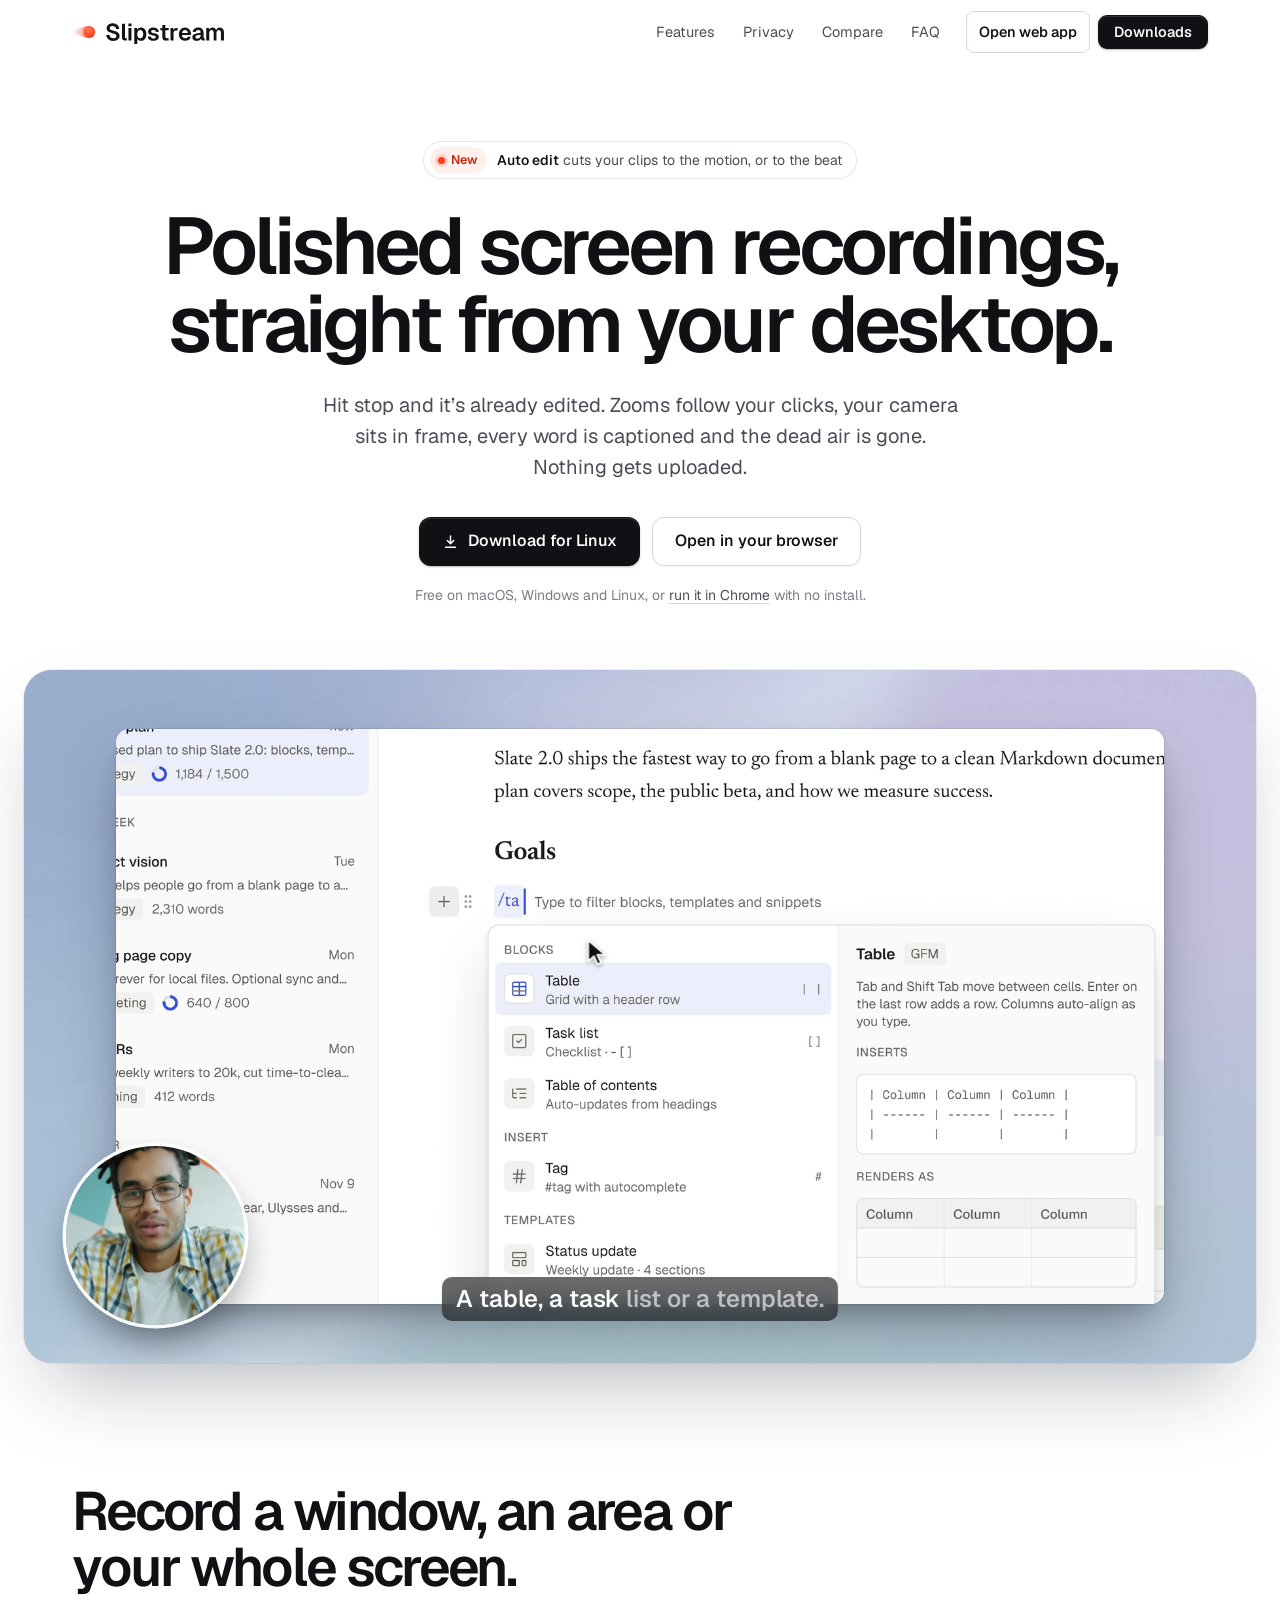
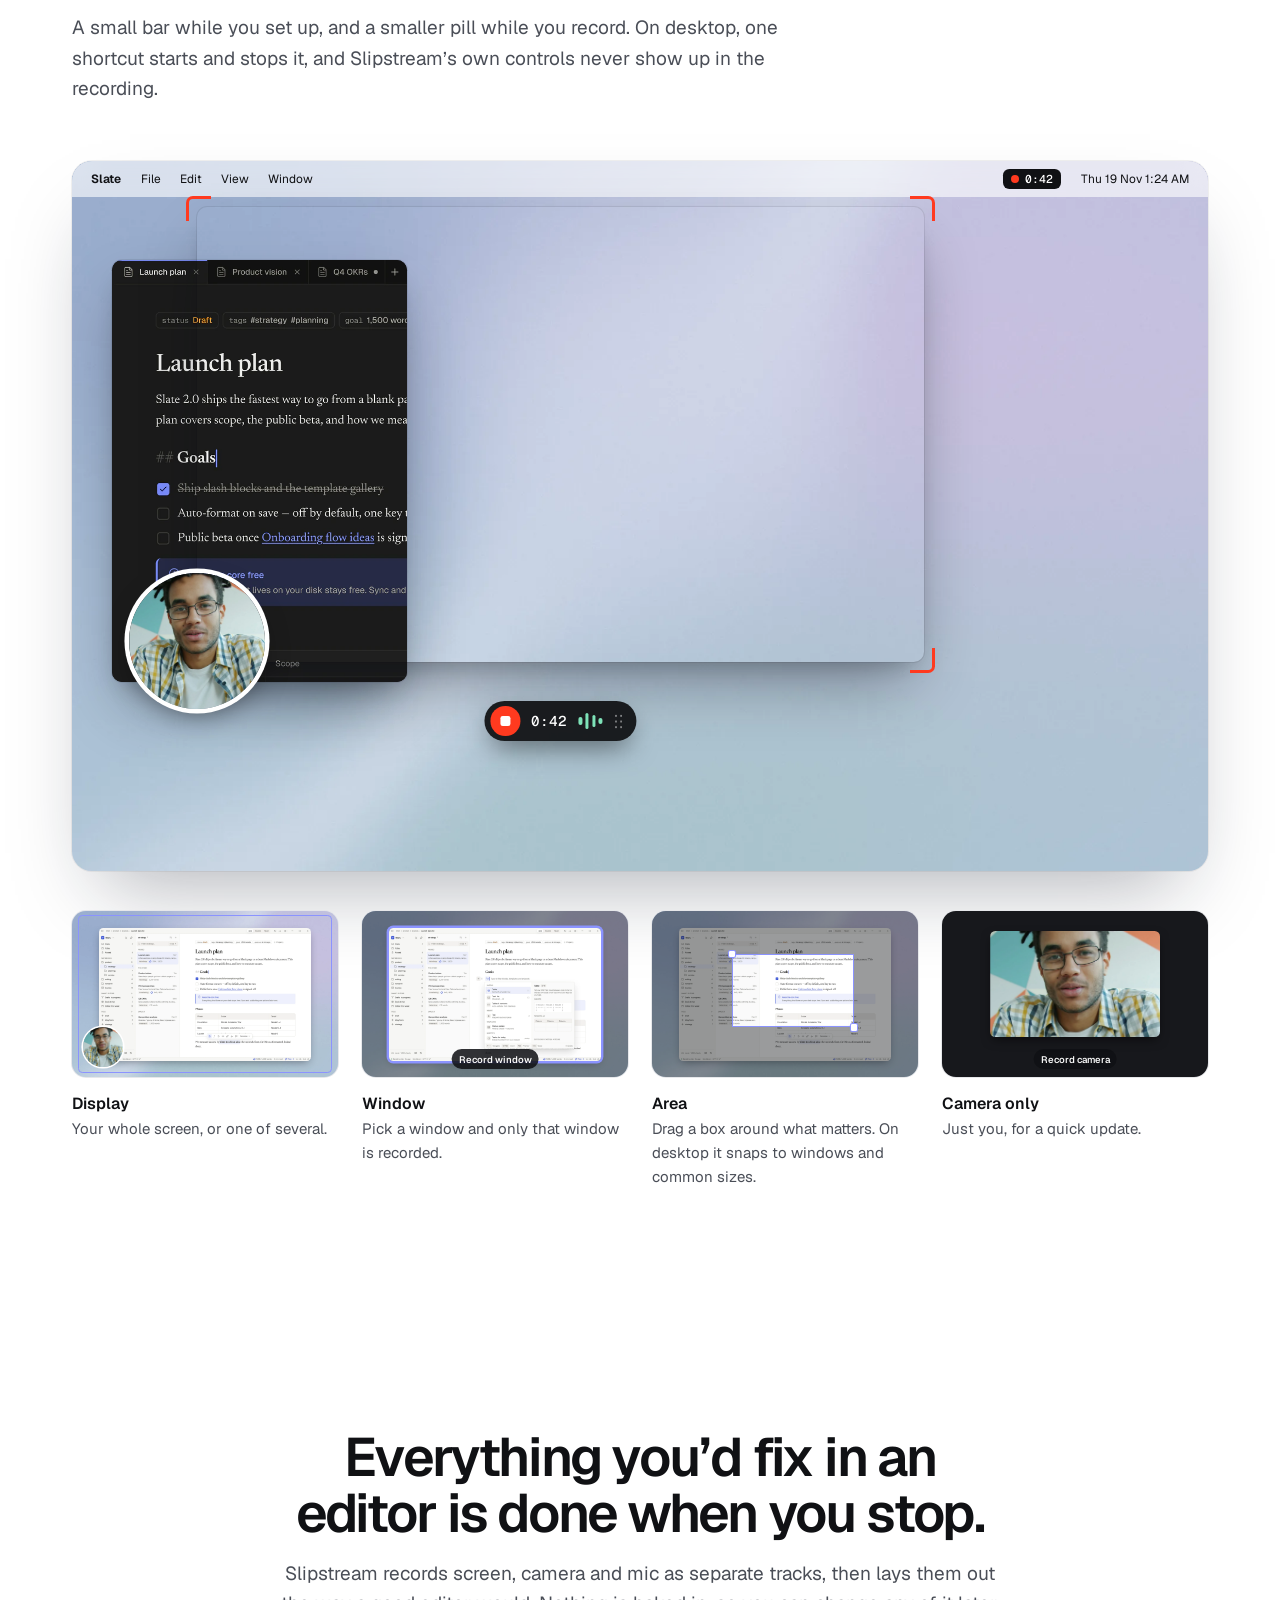
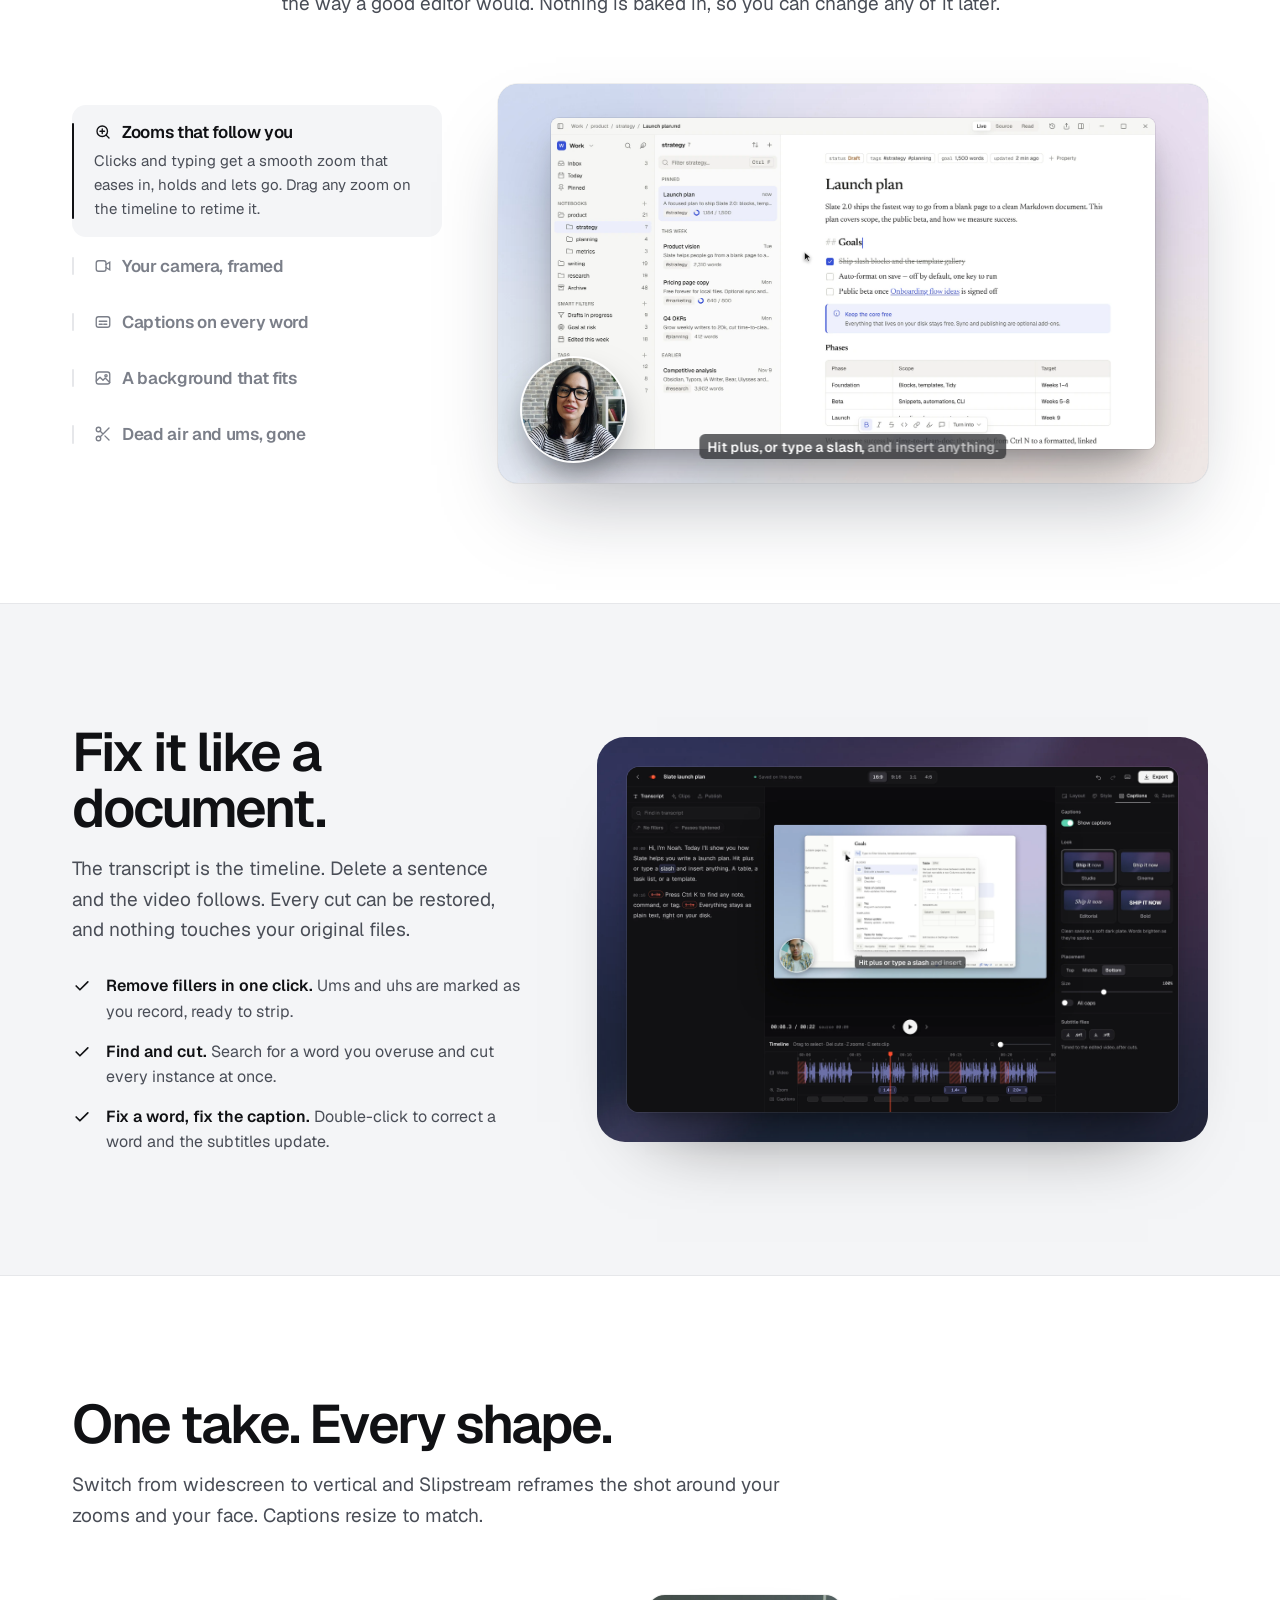
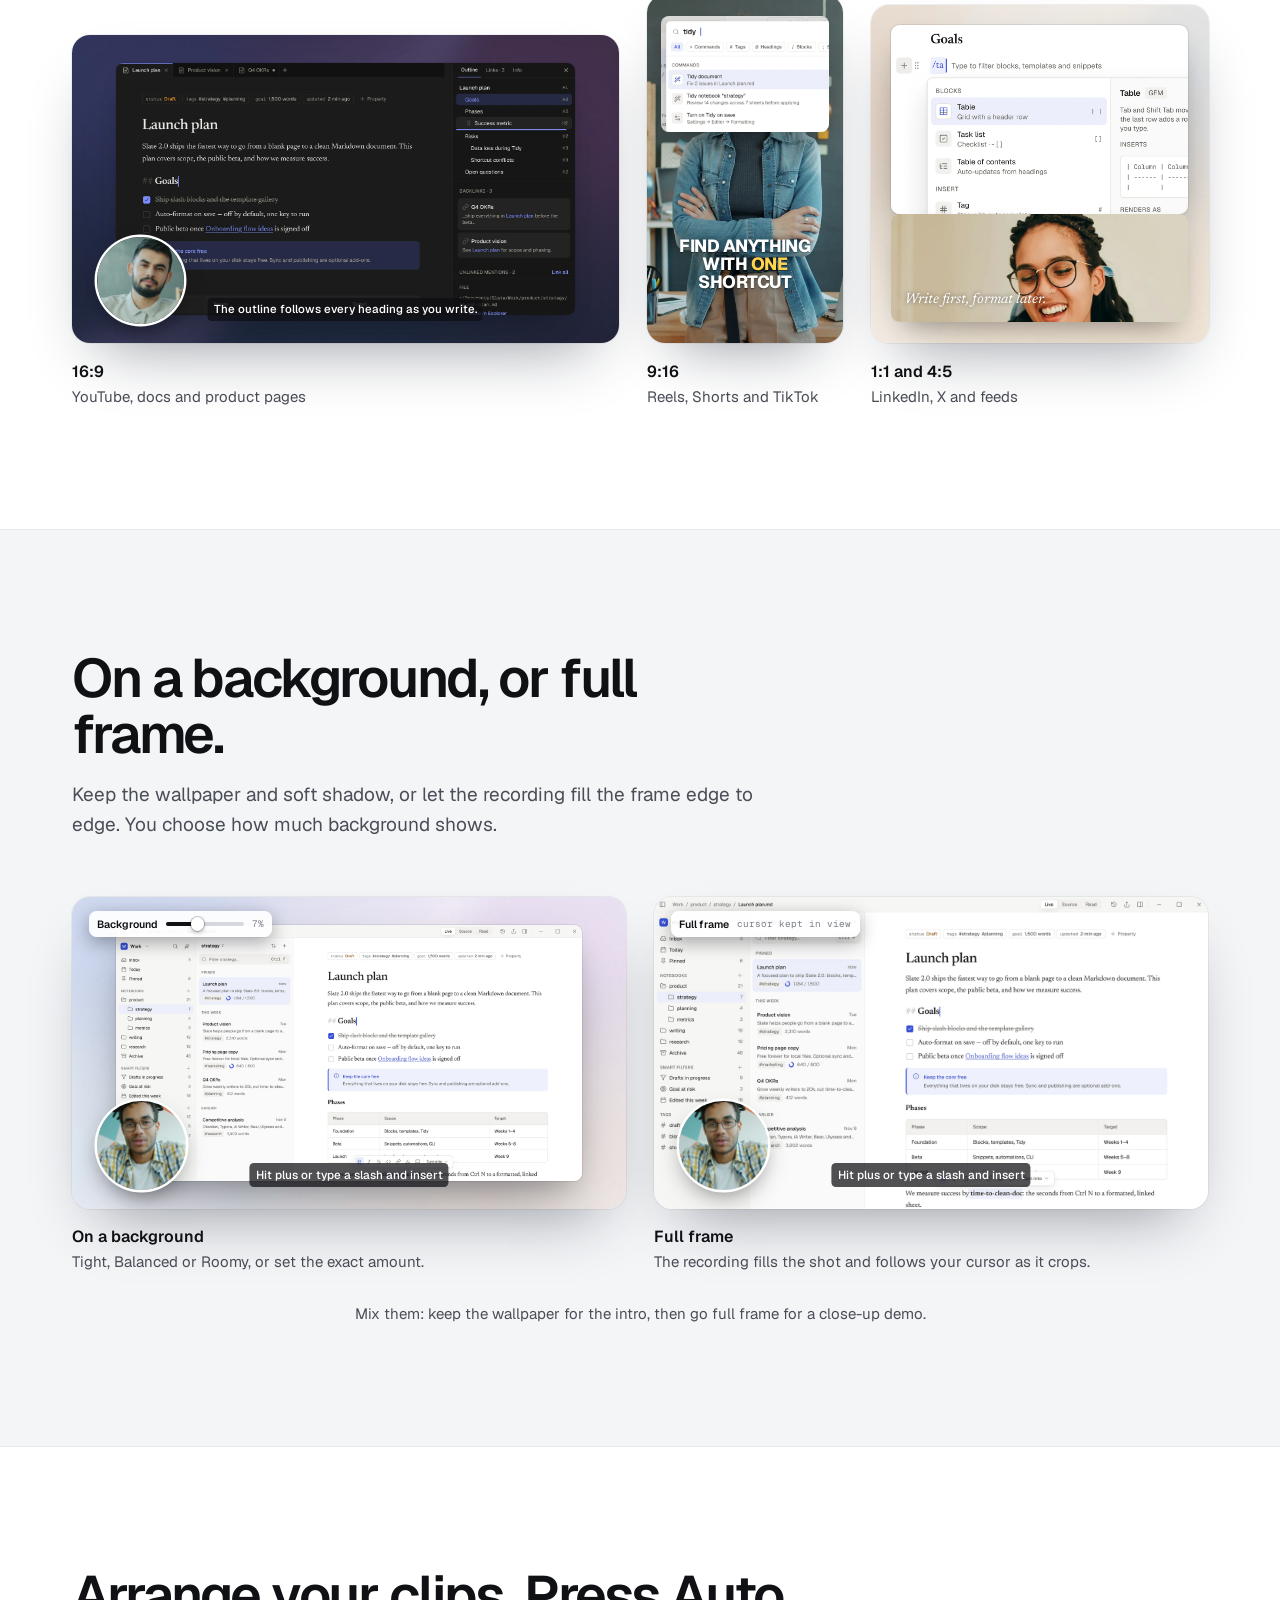
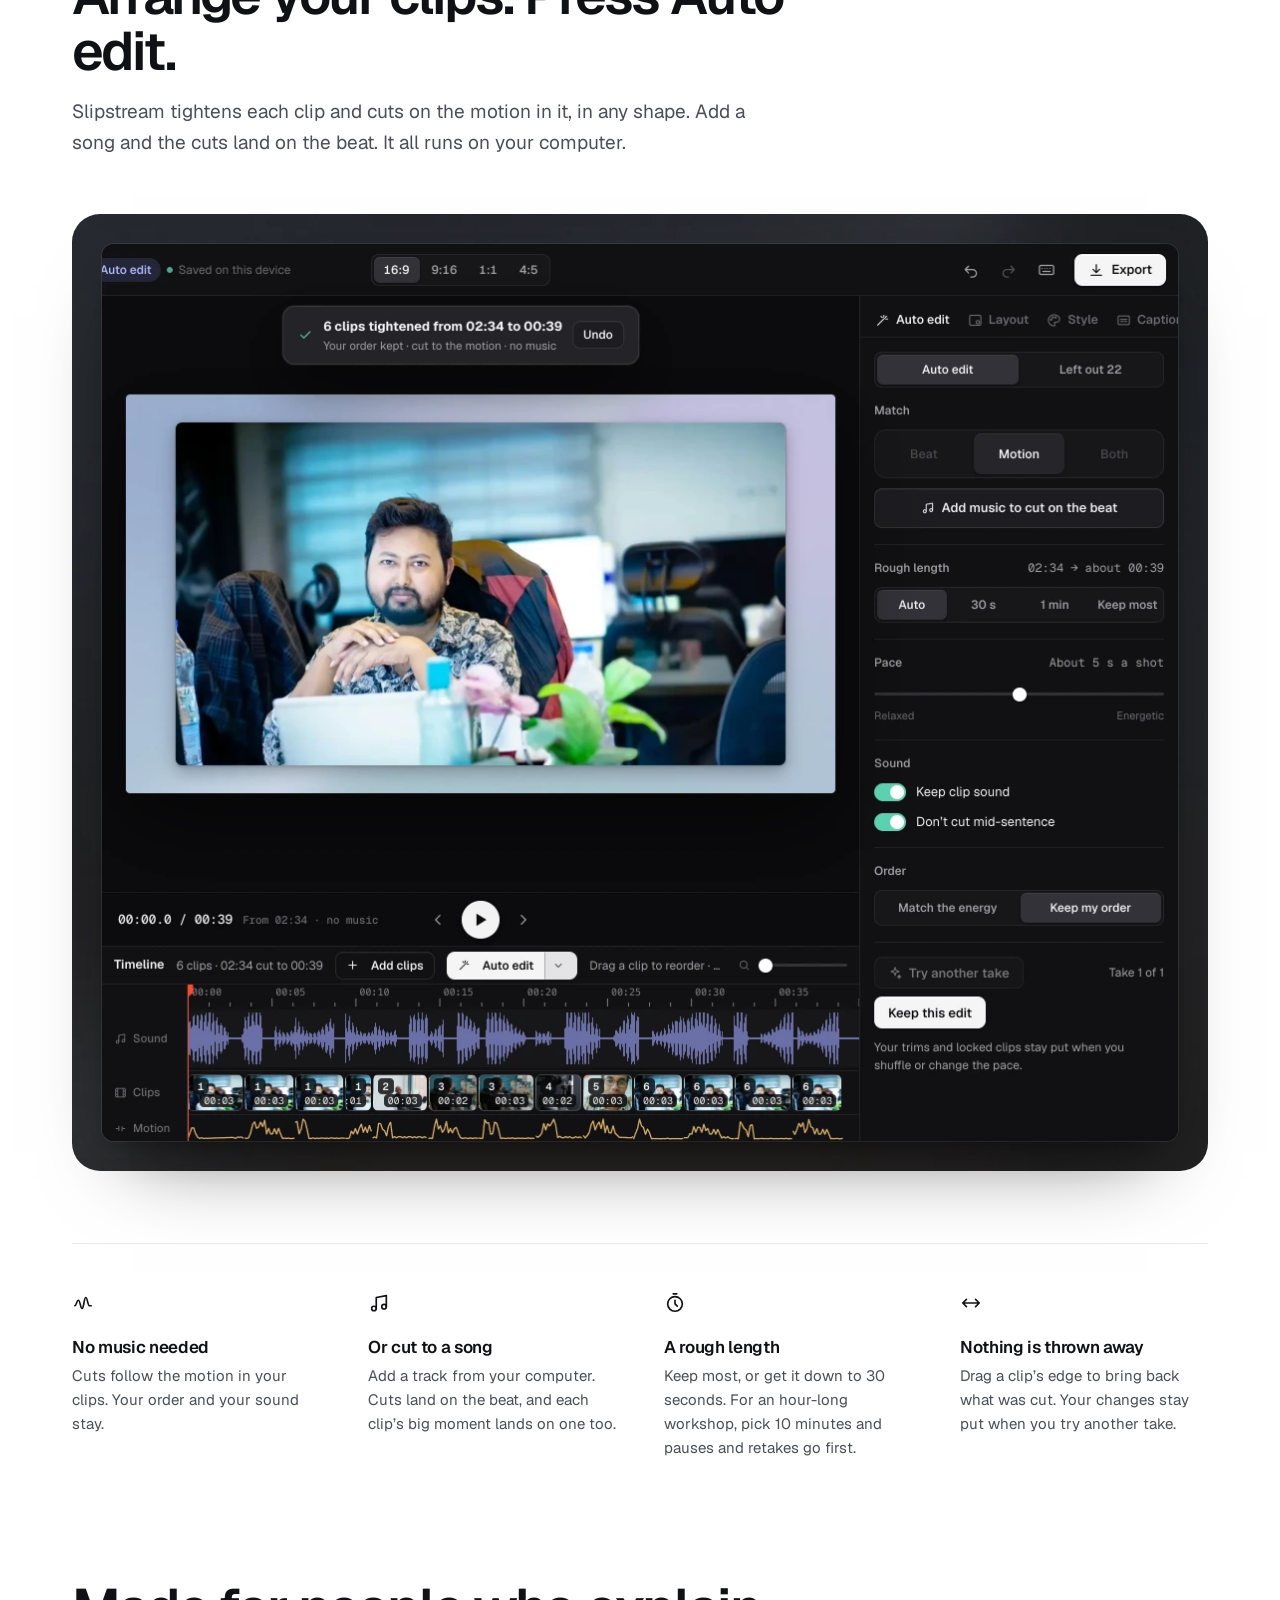
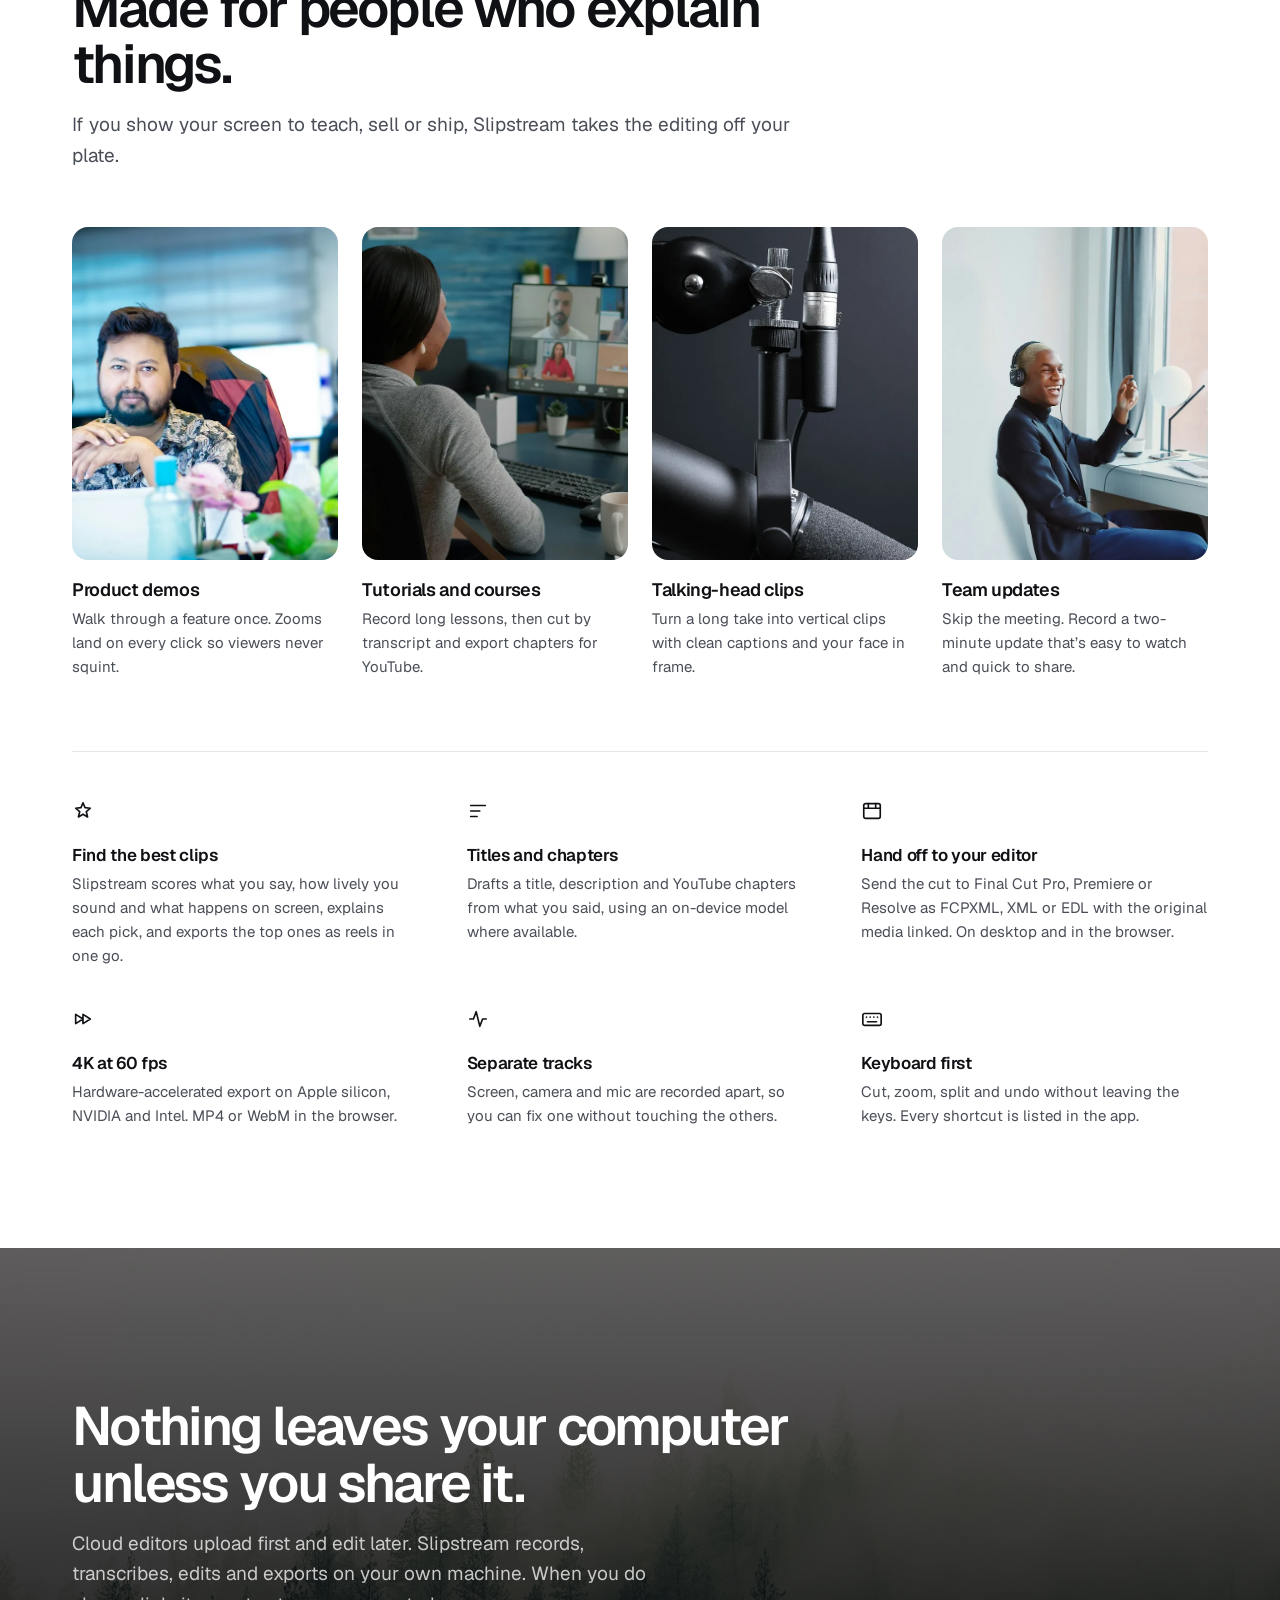
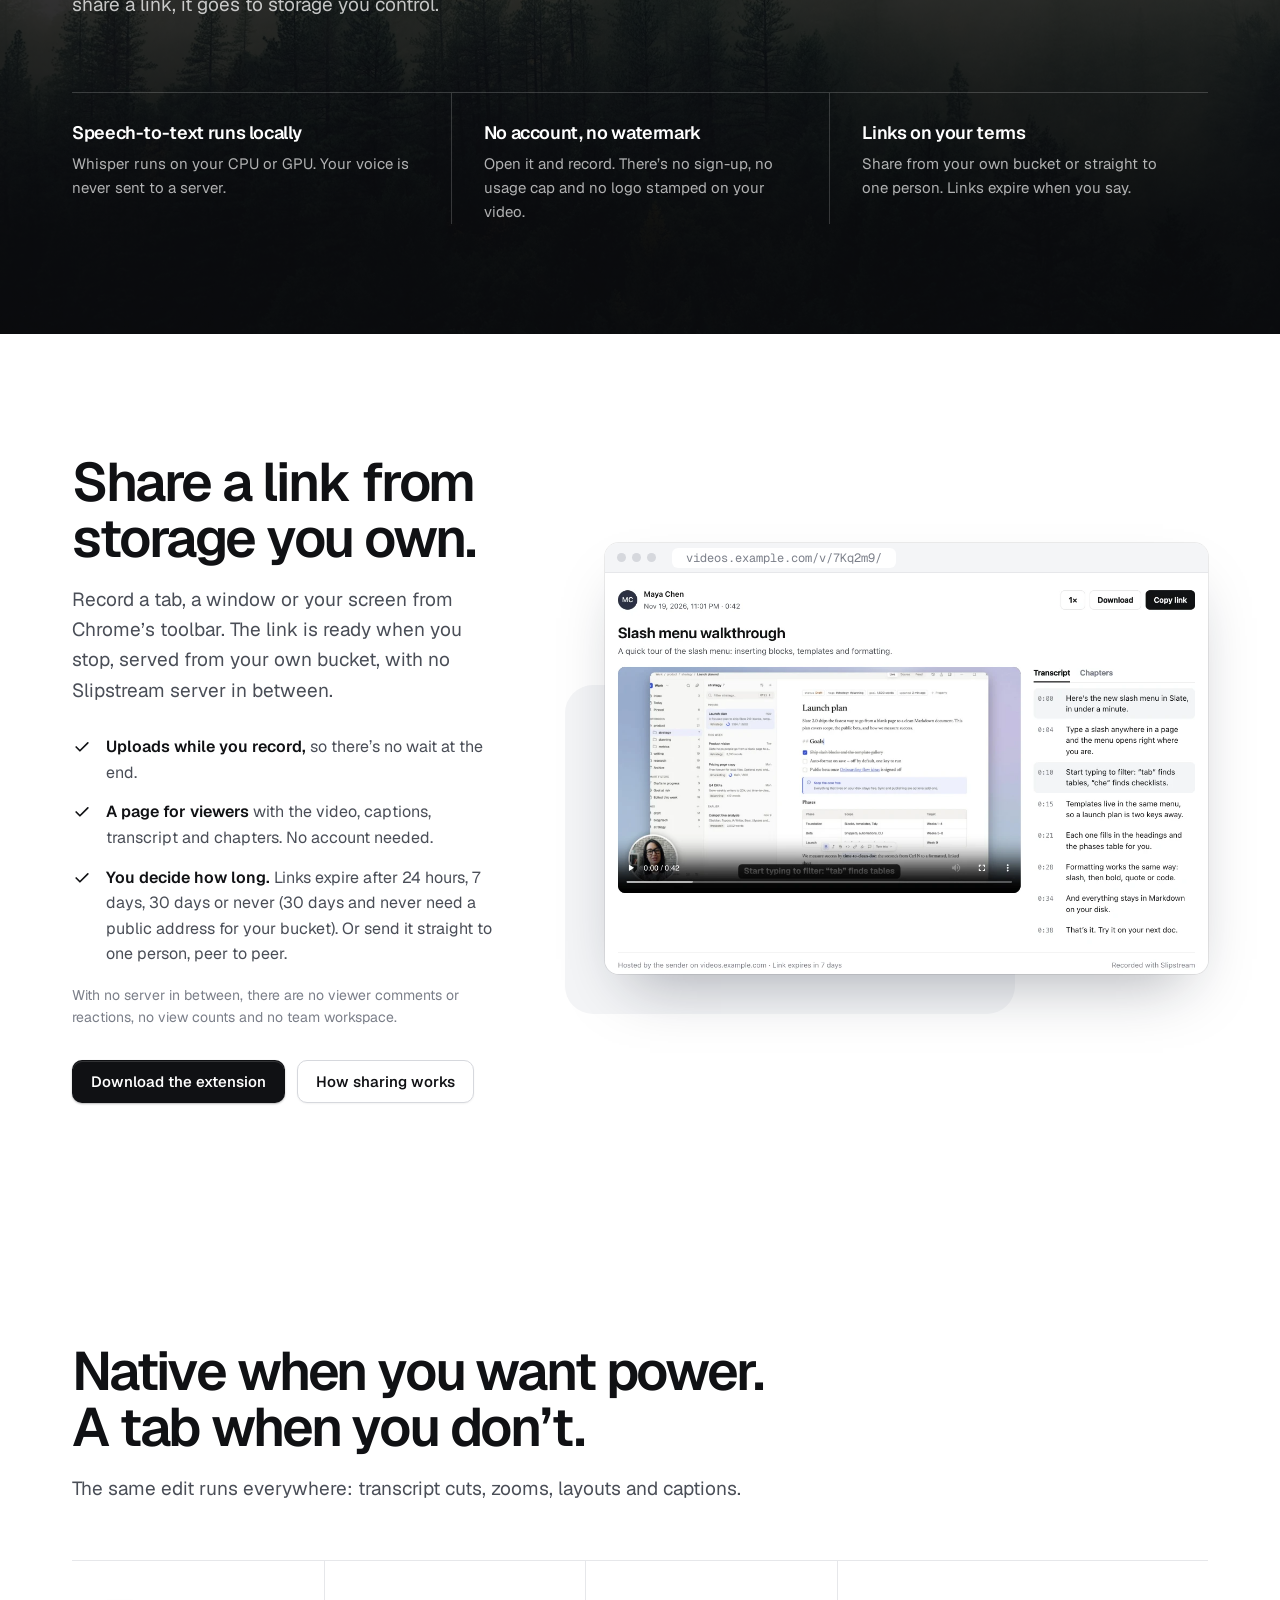
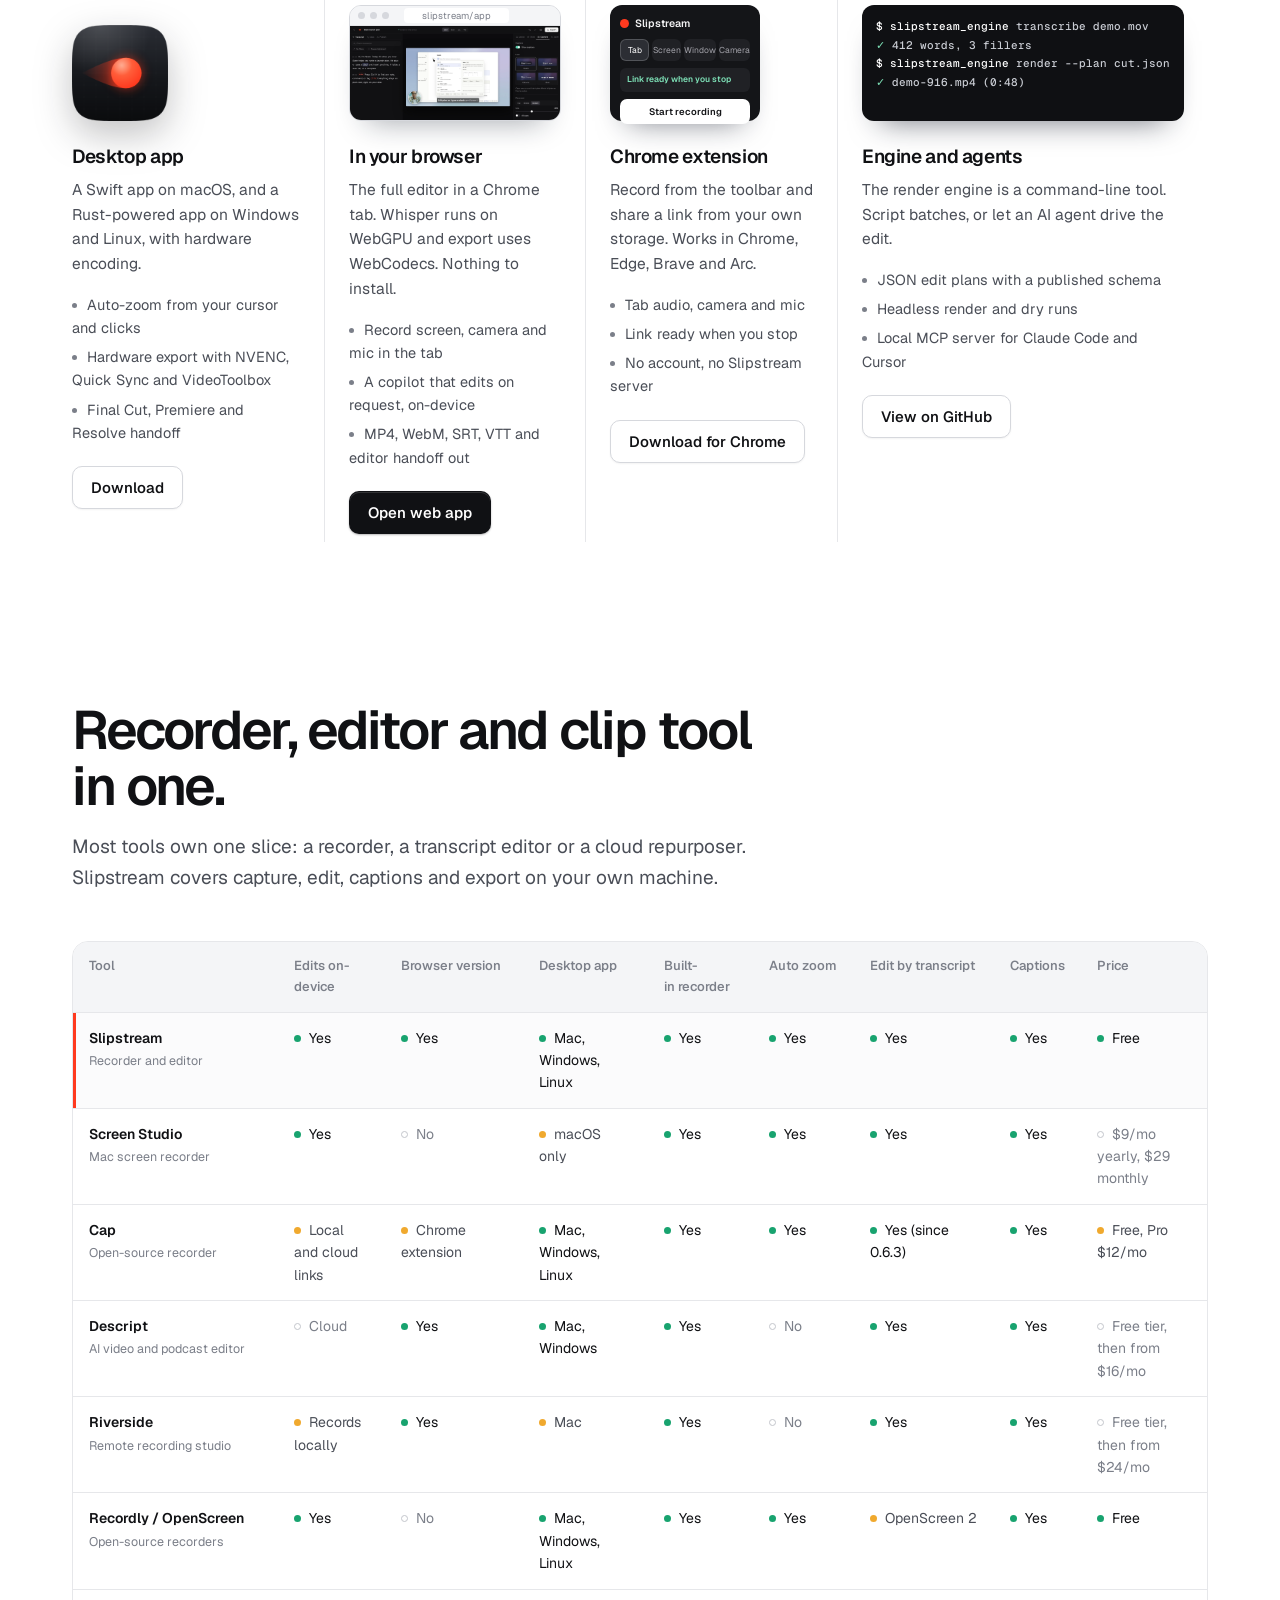
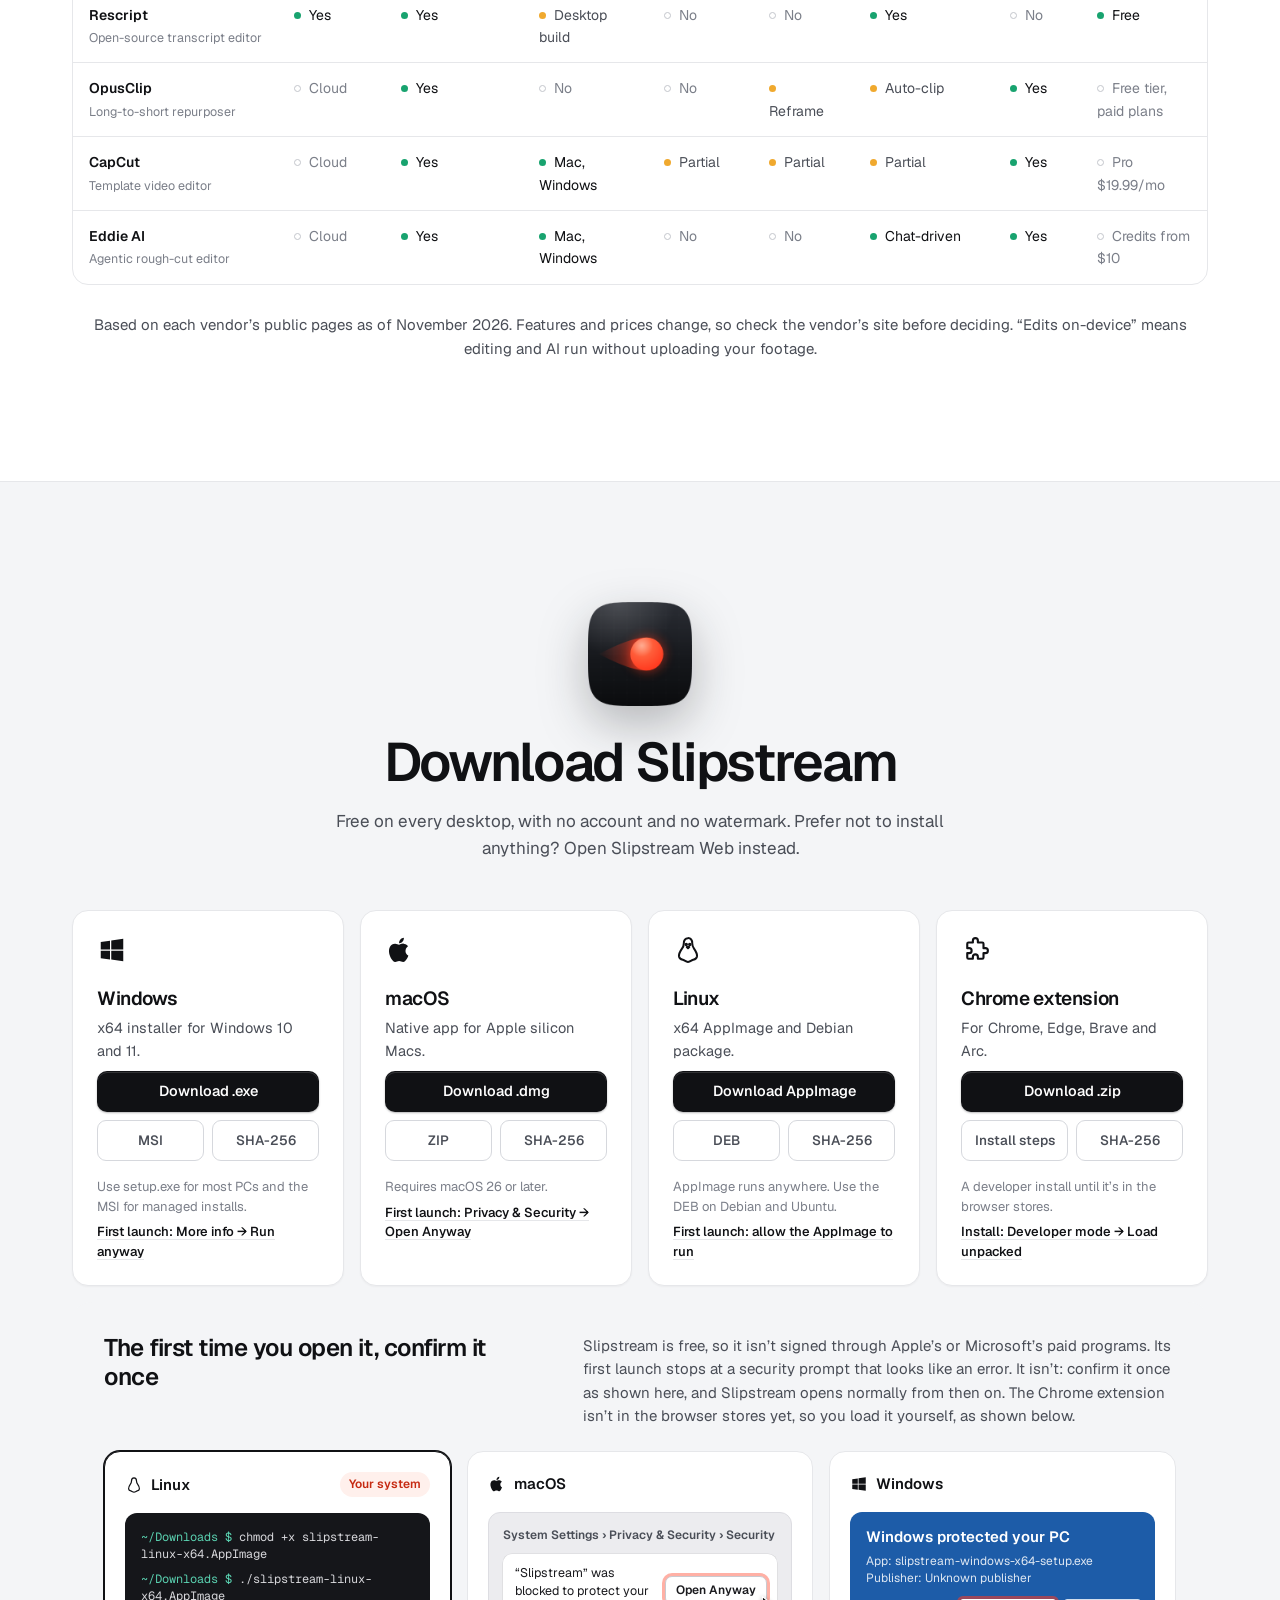
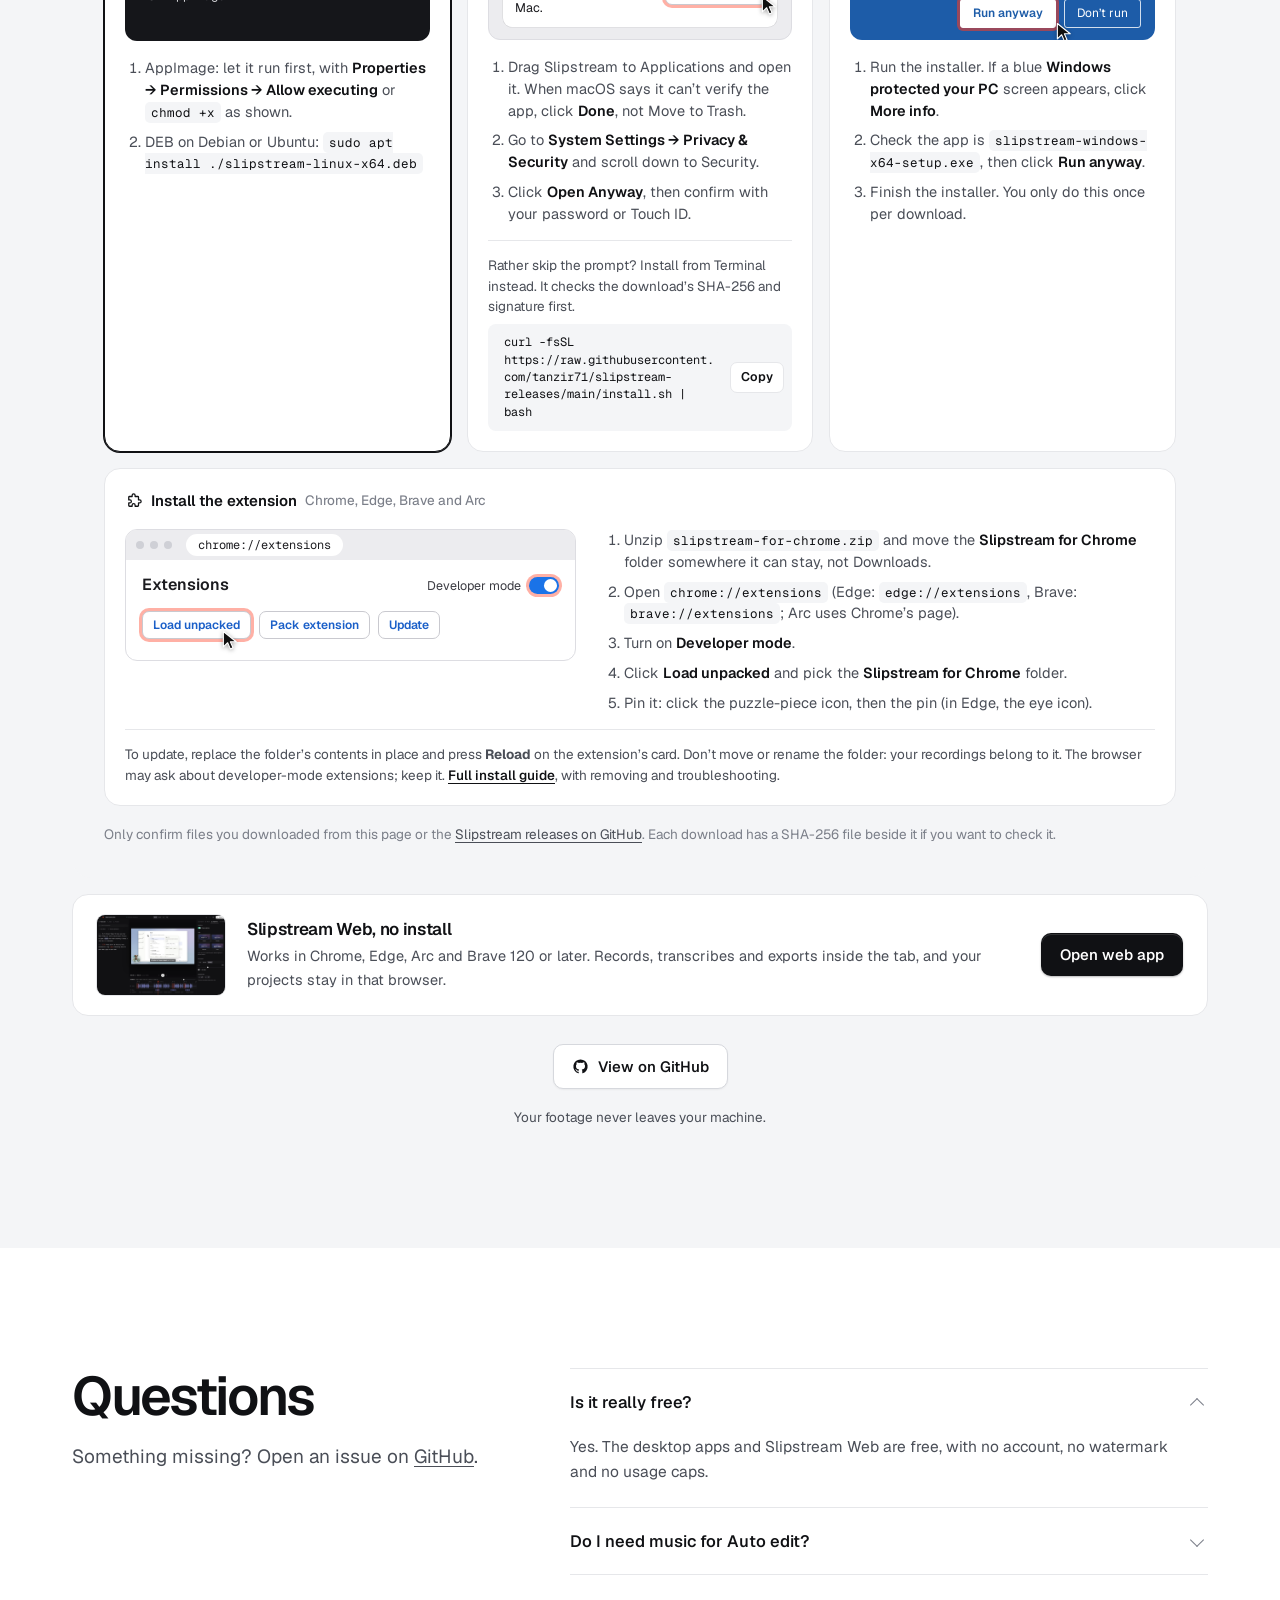
<file: index.html>
<!doctype html>
<html lang="en">
<head>
<meta charset="utf-8">
<meta name="viewport" content="width=device-width, initial-scale=1">
<title>Slipstream — polished screen recordings, ready the moment you stop</title>
<meta name="description" content="Free screen and camera recorder for macOS, Windows, Linux and the browser. Auto-zoom, framed camera, on-device captions and filler removal are done when you hit stop. Nothing is uploaded.">
<meta name="theme-color" content="#ffffff">
<meta property="og:title" content="Slipstream — polished screen recordings, ready the moment you stop">
<meta property="og:description" content="Auto-zoom, framed camera, on-device captions and filler removal, done when you hit stop. Free on macOS, Windows, Linux and in the browser.">
<meta property="og:image" content="assets/img/og.png">
<link rel="icon" href="favicon.svg" type="image/svg+xml">
<link rel="apple-touch-icon" href="assets/brand/apple-touch-icon.png">
<link rel="preload" href="assets/fonts/Geist-Variable.woff2" as="font" type="font/woff2" crossorigin>
<link rel="preload" href="assets/img/screen-slate.webp" as="image" imagesrcset="assets/img/screen-slate-1440.webp 1440w, assets/img/screen-slate.webp 2400w, assets/img/screen-slate-3840.webp 3840w" imagesizes="(min-width:1280px) 1571px, calc(127.5vw - 61px)">
<style>
  @font-face{font-family:"Geist";src:url(assets/fonts/Geist-Variable.woff2) format("woff2");font-weight:100 900;font-display:swap}
  @font-face{font-family:"Geist Mono";src:url(assets/fonts/GeistMono-Variable.woff2) format("woff2");font-weight:100 900;font-display:swap}
  @font-face{font-family:"Newsreader";src:url(assets/fonts/Newsreader-Variable.woff2) format("woff2");font-weight:200 800;font-display:swap}
  @font-face{font-family:"Newsreader";src:url(assets/fonts/Newsreader-Italic-Variable.woff2) format("woff2");font-weight:200 800;font-style:italic;font-display:swap}
  :root{
    --paper:#ffffff; --mist:#f4f5f7;
    --ink:#101114; --ink-2:#4a4e57; --ink-3:#7b7f89;
    --line:#e6e7ea; --line-2:#d6d8dd;
    --signal:#ff3a1f; --signal-soft:#fff0ec;
    --night:#0a0b0d;
    --r-l:20px; --r-xl:28px;
    --shadow-rec:0 0 0 1px rgba(10,12,20,.08), 0 30px 60px -14px rgba(10,12,20,.38), 0 12px 24px -10px rgba(10,12,20,.22);
    --mono:"Geist Mono",ui-monospace,SFMono-Regular,Menlo,monospace;
    --ease:cubic-bezier(.22,.8,.2,1);
  }
  *{box-sizing:border-box;margin:0;padding:0}
  html{scroll-behavior:smooth}
  body{font-family:"Geist",-apple-system,BlinkMacSystemFont,"SF Pro Text",system-ui,sans-serif;background:var(--paper);color:var(--ink);
    font-size:17px;line-height:1.6;-webkit-font-smoothing:antialiased;text-rendering:optimizeLegibility;overflow-x:hidden}
  a{color:inherit;text-decoration:none}
  img{display:block;max-width:100%}
  :focus-visible{outline:2px solid var(--ink);outline-offset:3px;border-radius:6px}
  .wrap{max-width:1200px;margin:0 auto;padding:0 32px}

  /* Buttons */
  .btn{display:inline-flex;align-items:center;justify-content:center;gap:9px;font:550 15px/1 "Geist",system-ui,sans-serif;border-radius:10px;
    padding:13px 18px;border:1px solid transparent;cursor:pointer;transition:background .15s,border-color .15s;white-space:nowrap}
  .btn svg{width:17px;height:17px;flex:none}
  .btn-primary{background:var(--ink);color:#fff;box-shadow:0 1px 0 rgba(255,255,255,.14) inset,0 1px 2px rgba(16,17,20,.3)}
  .btn-primary:hover{background:#2a2c31}
  .btn-ghost{background:#fff;color:var(--ink);border-color:var(--line-2);box-shadow:0 1px 2px rgba(16,17,20,.05)}
  .btn-ghost:hover{border-color:#b9bcc3}
  .hero .cta-row .btn{padding:15px 22px;font-size:16px;border-radius:12px}

  /* Nav */
  .nav{position:sticky;top:0;z-index:50;background:rgba(255,255,255,.82);backdrop-filter:saturate(1.6) blur(16px);-webkit-backdrop-filter:saturate(1.6) blur(16px);border-bottom:1px solid transparent;transition:border-color .2s}
  .nav.scrolled{border-bottom-color:var(--line)}
  .nav-in{display:flex;align-items:center;height:64px;gap:24px}
  .brand{display:flex;align-items:center}
  .brand img{height:26px;width:auto}
  .nav-links{display:flex;align-items:center;gap:4px;margin-left:auto}
  .nav-links a{font-size:14.5px;color:var(--ink-2);padding:8px 12px;border-radius:8px;transition:color .15s,background .15s}
  .nav-links a:hover{color:var(--ink);background:var(--mist)}
  .nav-links .nav-web{color:var(--ink);border:1px solid var(--line-2);margin-left:10px;font-weight:550}
  .nav-links .nav-web:hover{background:#fff;border-color:#b9bcc3}
  .nav-links .nav-cta{color:#fff;padding:9px 15px;font-size:14.5px;border-radius:9px;margin-left:4px}
  .nav-links .nav-cta:hover{color:#fff;background:#2a2c31}

  /* Hero */
  .hero{padding:76px 0 0;text-align:center}
  .badge{display:inline-flex;align-items:center;gap:10px;font-size:14px;color:var(--ink-2);padding:5px 14px 5px 6px;border-radius:99px;
    border:1px solid var(--line);background:#fff;box-shadow:0 1px 2px rgba(16,17,20,.04);transition:border-color .15s}
  .badge:hover{border-color:var(--line-2)}
  .badge .pill-new{display:inline-flex;align-items:center;gap:6px;background:var(--signal-soft);color:#c62a12;font-weight:600;font-size:12.5px;padding:3px 10px 3px 8px;border-radius:99px}
  .badge .pill-new i{width:7px;height:7px;border-radius:9px;background:var(--signal);box-shadow:0 0 0 3px rgba(255,58,31,.18)}
  .badge b{color:var(--ink);font-weight:550}
  h1{font-size:clamp(44px,6.6vw,80px);line-height:.98;letter-spacing:-.045em;font-weight:600;margin:28px auto 0;max-width:960px}
  .desktop-tail{display:inline}
  .sub{font-size:clamp(17px,1.9vw,20px);line-height:1.55;color:var(--ink-2);margin:26px auto 0;max-width:640px}
  .cta-row{display:flex;gap:12px;justify-content:center;flex-wrap:wrap;margin-top:34px}
  .avail{margin-top:18px;font-size:14px;color:var(--ink-3)}
  .avail a{color:var(--ink-2);text-decoration:underline;text-decoration-color:var(--line-2);text-underline-offset:3px}

  /* Stage: a Slipstream composition rendered in HTML */
  .stage-wrap{margin:64px auto 0;max-width:1280px;padding:0 24px}
  .stage{position:relative;aspect-ratio:16/9;border-radius:var(--r-xl);overflow:hidden;background:#b8c6d8;isolation:isolate;container-type:inline-size;
    box-shadow:0 0 0 1px rgba(16,17,20,.06),0 40px 80px -30px rgba(16,24,40,.35)}
  .stage .wall{position:absolute;inset:0;width:100%;height:100%;object-fit:cover;transition:opacity .7s var(--ease)}
  .stage .wall.next{opacity:0}
  .rec{position:absolute;left:7.5%;top:8.5%;width:85%;height:83%;border-radius:1.1cqw;overflow:hidden;box-shadow:var(--shadow-rec);background:#f6f6f4;
    transition:left .7s var(--ease),top .7s var(--ease),width .7s var(--ease),height .7s var(--ease)}
  .rec .zoom{position:absolute;inset:0;transform-origin:0 0}
  .rec .zoom img{position:absolute;inset:0;width:100%;height:100%;object-fit:cover;object-position:left top}
  .rec .zoom img.shot2{opacity:0;transition:opacity .2s}
  .cursor{position:absolute;width:1.9%;left:30%;top:60%;z-index:3;filter:drop-shadow(0 1px 1.5px rgba(0,0,0,.35));will-change:left,top}
  .ripple{position:absolute;width:4.5%;aspect-ratio:1;border-radius:50%;border:2px solid rgba(255,58,31,.85);background:rgba(255,58,31,.12);transform:translate(-50%,-50%) scale(.2);opacity:0;z-index:2}
  .cam{position:absolute;left:3.4%;bottom:5.5%;width:14.5%;aspect-ratio:1;border-radius:50%;overflow:hidden;z-index:4;
    box-shadow:0 0 0 .28cqw rgba(255,255,255,.96),0 18px 40px -10px rgba(10,12,20,.55);
    transition:left .7s var(--ease),bottom .7s var(--ease),width .7s var(--ease),height .7s var(--ease),border-radius .7s var(--ease),opacity .4s}
  .cam img{width:100%;height:100%;object-fit:cover;object-position:50% 30%;transform:scaleX(-1)}

  /* Caption styles (mirrors the app's presets) */
  .caption{position:absolute;left:50%;bottom:6%;transform:translateX(-50%);z-index:5;max-width:64%;text-align:center;white-space:nowrap;
    font-family:"Geist",system-ui,sans-serif;font-weight:560;font-size:1.95cqw;line-height:1.3;letter-spacing:-.005em;color:#fff;
    padding:.55cqw 1.15cqw;border-radius:.8cqw;background:rgba(14,15,18,.62);backdrop-filter:blur(12px) saturate(1.3);-webkit-backdrop-filter:blur(12px) saturate(1.3);
    transition:opacity .3s,left .7s var(--ease)}
  .caption span{opacity:.62;transition:opacity .12s}
  .caption span.on,.caption span.now{opacity:1}
  .stage[data-captions="cinema"] .caption{background:none;backdrop-filter:none;-webkit-backdrop-filter:none;font-weight:520;font-size:2.05cqw;letter-spacing:0;
    text-shadow:0 0 .4cqw rgba(0,0,0,.55),0 .1cqw .3cqw rgba(0,0,0,.6)}
  .stage[data-captions="cinema"] .caption span{opacity:1}
  .stage[data-captions="editorial"] .caption{background:none;backdrop-filter:none;-webkit-backdrop-filter:none;font-family:"Newsreader",Georgia,serif;font-style:italic;font-weight:440;
    font-size:2.5cqw;letter-spacing:-.005em;text-shadow:0 0 .5cqw rgba(0,0,0,.5),0 .1cqw .3cqw rgba(0,0,0,.55)}
  .stage[data-captions="editorial"] .caption span{opacity:1}
  .stage[data-captions="bold"] .caption{background:none;backdrop-filter:none;-webkit-backdrop-filter:none;font-weight:780;font-size:2.7cqw;letter-spacing:-.025em;text-transform:uppercase;
    text-shadow:0 .15cqw 0 rgba(0,0,0,.35),0 0 1cqw rgba(0,0,0,.35)}
  .stage[data-captions="bold"] .caption span{opacity:1}
  .stage[data-captions="bold"] .caption span.now{color:#ffd34d}
  .stage[data-captions="off"] .caption{opacity:0}

  /* Layouts */
  .stage[data-layout="split"] .rec{left:4%;top:9%;width:60%;height:82%}
  .stage[data-layout="split"] .cam{left:66.5%;bottom:9%;width:29.5%;height:82%;border-radius:1.2cqw}
  .stage[data-layout="split"] .caption{left:34%}
  .stage[data-layout="screen"] .cam{opacity:0;width:8%}
  .stage[data-layout="screen"] .rec{left:6%;top:7%;width:88%;height:86%}

  /* Transcript overlay used by the "cuts" demo */
  .tx{position:absolute;right:3.2%;top:8%;width:35%;z-index:6;background:rgba(255,255,255,.94);backdrop-filter:blur(14px);-webkit-backdrop-filter:blur(14px);
    border-radius:1.1cqw;padding:1.5cqw 1.7cqw;font-size:1.32cqw;line-height:1.75;color:var(--ink);box-shadow:0 24px 50px -16px rgba(10,12,20,.45);
    opacity:0;transform:translateY(1cqw);transition:opacity .4s,transform .5s var(--ease);pointer-events:none}
  .tx b{font-weight:600}
  .tx .t{font-family:var(--mono);font-size:1.02cqw;color:var(--ink-3);margin-right:.6cqw}
  .tx s{color:#c62a12;background:var(--signal-soft);border-radius:.3cqw;padding:0 .2cqw}
  .tx .pause{display:inline-block;font-family:var(--mono);font-size:1cqw;color:#c62a12;background:var(--signal-soft);border-radius:.4cqw;padding:0 .4cqw;text-decoration:line-through}
  .tx .tx-head{display:flex;justify-content:space-between;align-items:center;font-size:1.12cqw;color:var(--ink-3);margin-bottom:.8cqw}
  .tx .tx-head em{font-style:normal;color:#0f8a5f;background:#eaf7f1;border-radius:99px;padding:.1cqw .8cqw}
  .stage[data-tx="on"] .tx{opacity:1;transform:none}
  .stage[data-tx="on"] .rec{left:4%;width:57%;height:78%;top:11%}

  /* Sections */
  section{padding:120px 0}
  .head{max-width:720px}
  .head.c{margin:0 auto;text-align:center}
  h2{font-size:clamp(34px,4.4vw,54px);line-height:1.04;letter-spacing:-.04em;font-weight:600}
  .lead{font-size:clamp(17px,1.6vw,19px);color:var(--ink-2);margin-top:18px;line-height:1.6}
  h3{font-size:19px;letter-spacing:-.02em;font-weight:600;line-height:1.3}

  /* After-stop demo */
  .demo{display:grid;grid-template-columns:minmax(300px,370px) 1fr;gap:56px;margin-top:64px;align-items:center}
  .steps{display:flex;flex-direction:column;gap:2px}
  .step{all:unset;box-sizing:border-box;cursor:pointer;display:block;padding:16px 18px 16px 22px;border-radius:14px;position:relative;transition:background .2s}
  .step::before{content:"";position:absolute;left:0;top:18px;bottom:18px;width:2px;border-radius:2px;background:var(--line);transition:background .2s}
  .step h3{font-size:17px;color:var(--ink-3);transition:color .2s;display:flex;align-items:center;gap:10px}
  .step h3 svg{width:18px;height:18px;flex:none}
  .step p{font-size:15px;color:var(--ink-2);margin-top:6px;display:none}
  .step:hover h3{color:var(--ink)}
  .step[aria-selected="true"]{background:var(--mist)}
  .step[aria-selected="true"]::before{background:var(--ink)}
  .step[aria-selected="true"] h3{color:var(--ink)}
  .step[aria-selected="true"] p{display:block}
  .step:focus-visible{outline:2px solid var(--ink);outline-offset:2px}
  .demo .stage{border-radius:var(--r-l)}
  .picker{display:flex;gap:8px;margin-top:16px;justify-content:center;flex-wrap:wrap;min-height:38px}
  .picker[hidden]{display:none}
  .swatch{all:unset;cursor:pointer;width:54px;height:34px;border-radius:8px;background-size:cover;background-position:center;box-shadow:0 0 0 1px rgba(16,17,20,.1);transition:box-shadow .15s}
  .swatch[aria-pressed="true"],.swatch:focus-visible{box-shadow:0 0 0 2px #fff,0 0 0 4px var(--ink)}
  .chip{all:unset;cursor:pointer;font-size:14px;padding:8px 14px;border-radius:9px;border:1px solid var(--line-2);color:var(--ink-2);background:#fff;transition:border-color .15s,color .15s}
  .chip[aria-pressed="true"]{border-color:var(--ink);color:var(--ink);box-shadow:0 0 0 1px var(--ink) inset}
  .chip:focus-visible{outline:2px solid var(--ink);outline-offset:2px}
  .chip.serif{font-family:"Newsreader",Georgia,serif;font-style:italic;font-size:15.5px}
  .chip.heavy{font-weight:780;text-transform:uppercase;letter-spacing:-.01em;font-size:13px}

  /* Transcript editing */
  .split{display:grid;grid-template-columns:1fr 1.35fr;gap:72px;align-items:center}
  .ticks{list-style:none;margin-top:28px;display:grid;gap:14px}
  .ticks li{display:grid;grid-template-columns:22px 1fr;gap:12px;font-size:16px;color:var(--ink-2)}
  .ticks li b{color:var(--ink);font-weight:600}
  .ticks svg{width:20px;height:20px;margin-top:3px;color:var(--ink)}
  .shot-frame{padding:30px;border-radius:var(--r-xl);background:url(assets/img/grad-dusk.webp) center/cover}
  .shot{border-radius:12px;overflow:hidden;box-shadow:0 0 0 1px rgba(255,255,255,.08),0 40px 80px -30px rgba(0,0,0,.6),0 16px 30px -18px rgba(0,0,0,.5);background:#111}
  .shot img{width:100%;height:auto}

  /* Shapes */
  .shapes{display:grid;grid-template-columns:1.62fr .58fr 1fr;gap:28px;margin-top:64px;align-items:end}
  .shape{margin:0}
  .frame{position:relative;border-radius:18px;overflow:hidden;box-shadow:0 0 0 1px rgba(16,17,20,.06),0 30px 60px -28px rgba(16,24,40,.45);container-type:inline-size}
  .frame > img.bg{position:absolute;inset:0;width:100%;height:100%;object-fit:cover}
  .f169{aspect-ratio:16/9}.f916{aspect-ratio:9/16}.f11{aspect-ratio:1}
  .f169 .win{position:absolute;left:8%;top:9%;width:84%;height:82%;border-radius:1.4cqw;overflow:hidden;box-shadow:var(--shadow-rec)}
  .f169 .win img{width:100%;height:100%;object-fit:cover;object-position:left top}
  .f169 .bub{position:absolute;left:4.5%;bottom:6%;width:16%;aspect-ratio:1;border-radius:50%;overflow:hidden;box-shadow:0 0 0 .45cqw #fff,0 10px 24px -6px rgba(0,0,0,.5)}
  .bub img{width:100%;height:100%;object-fit:cover;transform:scaleX(-1)}
  .f169 .cc{position:absolute;left:50%;bottom:7%;transform:translateX(-50%);font-weight:520;font-size:2.1cqw;color:#fff;white-space:nowrap;
    padding:.45cqw 1.1cqw;border-radius:.8cqw;background:rgba(14,15,18,.72)}
  .f916 .portrait{position:absolute;inset:0}
  .f916 .portrait img{width:100%;height:100%;object-fit:cover}
  .f916 .mini{position:absolute;left:7%;right:7%;top:6%;aspect-ratio:16/11;border-radius:4cqw;overflow:hidden;box-shadow:0 14px 30px -10px rgba(0,0,0,.6)}
  .f916 .mini img{width:100%;height:100%;object-fit:cover;object-position:0 0}
  .f916 .cc{position:absolute;left:8%;right:8%;bottom:15%;text-align:center;font-weight:780;font-size:9cqw;line-height:1.02;color:#fff;text-transform:uppercase;letter-spacing:-.03em;
    text-shadow:0 .5cqw 0 rgba(0,0,0,.3),0 0 3cqw rgba(0,0,0,.4)}
  .f916 .cc em{font-style:normal;color:#ffd34d}
  .f11 .top{position:absolute;left:6%;right:6%;top:6%;height:56%;border-radius:2.6cqw;overflow:hidden;box-shadow:var(--shadow-rec)}
  .f11 .top img{width:100%;height:100%;object-fit:cover;object-position:0 0}
  .f11 .bot{position:absolute;left:6%;right:6%;bottom:6%;height:32%;border-radius:2.6cqw;overflow:hidden;box-shadow:0 14px 30px -12px rgba(0,0,0,.45)}
  .f11 .bot img{width:100%;height:100%;object-fit:cover;object-position:50% 26%;transform:scaleX(-1)}
  .f11 .bot span{position:absolute;left:4cqw;bottom:3cqw;font-family:"Newsreader",Georgia,serif;font-style:italic;font-size:4.2cqw;color:#fff;text-shadow:0 0 1.2cqw rgba(0,0,0,.55)}
  .shape figcaption{margin-top:16px;font-size:15px;color:var(--ink-2)}
  .shape figcaption b{display:block;color:var(--ink);font-weight:600;font-size:16px}

  /* Use cases */
  .uses{display:grid;grid-template-columns:repeat(4,1fr);gap:24px;margin-top:56px}
  .use .ph{aspect-ratio:4/5;border-radius:16px;overflow:hidden;background:var(--mist)}
  .use .ph img{width:100%;height:100%;object-fit:cover;transition:transform .8s var(--ease)}
  .use:hover .ph img{transform:scale(1.03)}
  .use h3{margin-top:18px;font-size:18px}
  .use p{font-size:15px;color:var(--ink-2);margin-top:6px}

  /* Details list */
  .details{display:grid;grid-template-columns:repeat(3,1fr);gap:40px 48px;margin-top:72px;border-top:1px solid var(--line);padding-top:48px}
  .detail svg{width:22px;height:22px;color:var(--ink)}
  .detail h3{font-size:17px;margin-top:14px}
  .detail p{font-size:15px;color:var(--ink-2);margin-top:6px}

  /* Privacy band */
  .private{position:relative;color:#fff;padding:0;background:var(--night);overflow:hidden}
  .private .bgph{position:absolute;inset:0;background:url(assets/img/wall-fog.webp) center 40%/cover;opacity:.5}
  .private .bgph::after{content:"";position:absolute;inset:0;background:linear-gradient(180deg,rgba(10,11,13,.3),rgba(10,11,13,.92) 85%)}
  .private .wrap{position:relative;padding-top:150px;padding-bottom:110px}
  .private h2{max-width:760px}
  .private .lead{color:rgba(255,255,255,.75);max-width:600px}
  .facts{display:grid;grid-template-columns:repeat(3,1fr);margin-top:72px;border-top:1px solid rgba(255,255,255,.18)}
  .fact{padding:28px 32px 0 0}
  .fact + .fact{padding-left:32px;border-left:1px solid rgba(255,255,255,.18)}
  .fact h3{font-size:18px;color:#fff}
  .fact p{font-size:15px;color:rgba(255,255,255,.68);margin-top:8px}

  /* Ways to run */
  .ways{display:grid;grid-template-columns:repeat(3,1fr);margin-top:56px;border-top:1px solid var(--line)}
  .way{padding:36px 36px 8px 0}
  .way + .way{padding-left:36px;border-left:1px solid var(--line)}
  .way .vis{height:124px;display:flex;align-items:flex-end;margin-bottom:24px}
  .way .vis img.icon{height:96px;width:auto;filter:drop-shadow(0 14px 18px rgba(16,17,20,.25))}
  .way .browser{width:212px;height:116px;border-radius:12px;border:1px solid var(--line-2);background:#fff;overflow:hidden;box-shadow:0 18px 30px -18px rgba(16,24,40,.4)}
  .way .browser .bar{height:20px;background:var(--mist);border-bottom:1px solid var(--line);display:flex;align-items:center;gap:5px;padding:0 8px}
  .way .browser .bar i{width:7px;height:7px;border-radius:9px;background:var(--line-2)}
  .way .browser .bar span{margin-left:10px;font-size:9.5px;color:var(--ink-3);background:#fff;border-radius:4px;padding:0 18px}
  .way .browser img{width:100%;height:96px;object-fit:cover;object-position:0 0}
  .way .term{width:236px;height:116px;border-radius:12px;background:#0f1013;color:#c9ccd3;font:500 11px/1.7 var(--mono);padding:12px 14px;box-shadow:0 18px 30px -18px rgba(16,24,40,.6)}
  .way .term b{color:#fff;font-weight:500}.way .term i{font-style:normal;color:#7ee2b8}
  .way p{font-size:15.5px;color:var(--ink-2);margin-top:8px}
  .way ul{list-style:none;margin-top:16px;display:grid;gap:6px;font-size:14.5px;color:var(--ink-2)}
  .way li::before{content:"";display:inline-block;width:5px;height:5px;border-radius:5px;background:var(--ink-3);margin:0 10px 2px 0}
  .way .btn{margin-top:22px}
  /* Four ways (L-05): the Chrome extension before Engine and agents */
  .w4{grid-template-columns:repeat(4,1fr)}
  .w4 .way{padding:36px 24px 8px 0}
  .w4 .way + .way{padding-left:24px}
  .w4 .way .term{width:100%;white-space:nowrap;overflow:hidden}
  .xthumb{width:150px;height:116px;border-radius:12px;background:#141518;color:#f2f2f3;padding:10px;display:flex;flex-direction:column;gap:7px;box-shadow:0 18px 30px -18px rgba(16,24,40,.6);font-size:10px}
  .xthumb .xt-h{display:flex;align-items:center;gap:6px;font-weight:600;font-size:10.5px}
  .xthumb .xt-h i{width:9px;height:9px;border-radius:50%;background:var(--signal)}
  .xthumb .xt-m{display:grid;grid-template-columns:repeat(4,1fr);gap:3px}
  .xthumb .xt-m span{border-radius:6px;background:#202125;color:#a1a1a8;text-align:center;padding:5px 0 4px;font-size:8.5px}
  .xthumb .xt-m span.on{background:#2c2e34;color:#fff;box-shadow:inset 0 0 0 1px rgba(255,255,255,.18)}
  .xthumb .xt-l{border-radius:6px;background:#202125;color:#c9cad0;padding:5px 7px;font-size:8.5px}
  .xthumb .xt-l b{color:#7ee2b8;font-weight:600}
  .xthumb .xt-go{margin-top:auto;border-radius:7px;background:#fff;color:#141518;text-align:center;font-weight:600;padding:5px 0;font-size:9.5px}

  /* Comparison */
  .matrix-scroll{overflow-x:auto;margin-top:48px;border:1px solid var(--line);border-radius:16px;background:#fff}
  table{border-collapse:collapse;width:100%;min-width:980px;font-size:14px}
  th,td{padding:14px 16px;text-align:left;border-bottom:1px solid var(--line);vertical-align:top}
  thead th{font-size:13px;font-weight:550;color:var(--ink-3);background:var(--mist)}
  tbody tr:last-child td{border-bottom:none}
  td.tool{font-weight:600;color:var(--ink);white-space:nowrap}
  td.tool small{display:block;font-weight:400;color:var(--ink-3);font-size:12.5px;margin-top:2px}
  td.yes{color:var(--ink)}
  td.yes::before,td.part::before,td.no::before{content:"";display:inline-block;width:7px;height:7px;border-radius:9px;margin:0 8px 1px 0}
  td.yes::before{background:#18a36f}
  td.part{color:var(--ink-2)}
  td.part::before{background:#f0a92e}
  td.no{color:var(--ink-3)}
  td.no::before{border:1.5px solid #c3c6cc;width:5px;height:5px}
  tr.us-row td{background:#fbfbfc}
  tr.us-row td.tool{box-shadow:inset 3px 0 0 var(--signal)}
  .note{text-align:center;margin-top:16px;font-size:13px;color:var(--ink-3)}

  /* Downloads */
  #download{background:var(--mist);border-top:1px solid var(--line)}
  .final{text-align:center}
  .final > p{color:var(--ink-2);max-width:620px;margin:18px auto 0}
  .final .app-icon{width:104px;height:104px;margin:0 auto 28px;filter:drop-shadow(0 18px 24px rgba(16,17,20,.28))}
  .download-grid{display:grid;grid-template-columns:repeat(4,1fr);gap:16px;margin-top:48px;text-align:left}
  .download-card{display:grid;grid-template-rows:124px 94px auto;gap:12px;background:#fff;border:1px solid var(--line);border-radius:16px;padding:24px;box-shadow:0 1px 2px rgba(16,17,20,.04)}
  .download-copy{min-height:86px}
  .download-copy .os{width:30px;height:30px;color:var(--ink);margin-bottom:14px}
  .download-copy h3{font-size:19px}
  .download-copy p{font-size:14.5px;color:var(--ink-2);margin-top:4px}
  .download-actions{display:grid;grid-template-columns:repeat(2,minmax(0,1fr));gap:8px;min-height:94px;align-content:start}
  .download-actions .btn-primary{grid-column:1/-1;padding:12px 14px;font-size:14.5px}
  .download-link{display:flex;align-items:center;justify-content:center;font-size:13.5px;font-weight:550;color:var(--ink-2);border:1px solid var(--line-2);border-radius:9px;padding:9px 10px;transition:border-color .15s,color .15s}
  .download-link:hover{color:var(--ink);border-color:#b9bcc3}
  .download-meta{font-size:13px;color:var(--ink-3);line-height:1.5}
  .web-card{display:grid;grid-template-columns:auto 1fr auto;gap:22px;align-items:center;margin-top:16px;text-align:left;background:#fff;border:1px solid var(--line);border-radius:16px;padding:20px 24px;transition:border-color .15s}
  .web-card:hover{border-color:var(--line-2)}
  .web-card .thumb{width:128px;aspect-ratio:16/10;border-radius:8px;overflow:hidden;box-shadow:0 0 0 1px var(--line)}
  .web-card .thumb img{width:100%;height:100%;object-fit:cover;object-position:0 0}
  .web-card h3{font-size:17px}
  .web-card p{font-size:14.5px;color:var(--ink-2);margin-top:4px}
  .final .cta-row{margin-top:28px}
  .dl-hint{display:block;margin-top:6px;color:var(--ink);font-weight:550;text-decoration:underline;text-decoration-color:var(--line);text-underline-offset:3px}
  .dl-hint:hover{text-decoration-color:var(--ink)}
  .first-launch{margin-top:16px;text-align:left;background:var(--mist);border-radius:20px;padding:32px}
  .fl-head{display:grid;grid-template-columns:minmax(0,.85fr) minmax(0,1.15fr);gap:40px;align-items:start;margin-bottom:24px}
  .fl-head h3{font-size:24px;letter-spacing:-.02em;line-height:1.2}
  .fl-head p{color:var(--ink-2);font-size:15px;line-height:1.55}
  .fl-grid{display:grid;grid-template-columns:repeat(3,minmax(0,1fr));gap:16px}
  .fl-card{background:#fff;border:1px solid var(--line);border-radius:16px;padding:20px;display:flex;flex-direction:column;gap:16px}
  .fl-card.you{border-color:var(--ink);box-shadow:0 0 0 1px var(--ink)}
  .fl-os{display:flex;align-items:center;gap:8px;font-weight:600;font-size:15px}
  .fl-os svg{width:18px;height:18px}
  .fl-you{margin-left:auto;font-size:12px;font-weight:600;color:#c62a12;background:var(--signal-soft);padding:3px 9px;border-radius:99px;display:none}
  .fl-card.you .fl-you{display:inline-block}
  .fl-card ol{margin:0;padding-left:20px;display:flex;flex-direction:column;gap:8px;font-size:14.5px;line-height:1.5;color:var(--ink-2)}
  .fl-card ol b{color:var(--ink);font-weight:600}
  .fl-card code{font-family:var(--mono);font-size:12.5px;background:var(--mist);padding:2px 6px;border-radius:5px;color:var(--ink);overflow-wrap:anywhere}
  .fl-shot{border-radius:12px;height:128px;position:relative;overflow:hidden;font-size:12.5px;line-height:1.4}
  .fl-shot .cur{position:absolute;width:15px;height:21px;filter:drop-shadow(0 1px 2px rgba(0,0,0,.35))}
  .fl-shot.mac{background:#ececef;border:1px solid #dddde2;padding:14px}
  .fl-shot.mac .t{font-weight:600;font-size:12px;color:var(--ink-2);margin-bottom:10px}
  .fl-shot.mac .row{background:#fff;border-radius:9px;padding:10px 10px 10px 12px;display:flex;align-items:center;gap:10px;box-shadow:0 0 0 .5px rgba(0,0,0,.1)}
  .fl-shot.mac .row span{flex:1;color:#1b1b1f}
  .fl-shot.mac .cur{right:15px;top:82px}
  .fl-shot .hl{font-style:normal;flex:none;font-weight:600;font-size:12px;padding:5px 10px;border-radius:7px;background:#fff;border:1px solid #c9c9cf;color:#1b1b1f;box-shadow:0 0 0 3px rgba(255,58,31,.4)}
  .fl-shot.win{background:#1d5ca8;color:#fff;padding:14px 16px}
  .fl-shot.win b{font-size:15px;font-weight:600;display:block;margin-bottom:6px}
  .fl-shot.win .kv{opacity:.85;font-size:12px}
  .fl-shot.win .btns{position:absolute;right:14px;bottom:12px;display:flex;gap:8px}
  .fl-shot.win .btns i{font-style:normal;font-size:12px;padding:5px 12px;border:1.5px solid rgba(255,255,255,.8);border-radius:3px}
  .fl-shot.win .btns i.hl{background:#fff;color:#1d5ca8;border-color:#fff;box-shadow:0 0 0 3px rgba(255,58,31,.55)}
  .fl-shot.win .cur{right:84px;bottom:-3px}
  .fl-shot.linux{background:#15161a;color:#d8d8dc;font-family:var(--mono);font-size:12px;padding:16px;display:flex;flex-direction:column;gap:8px}
  .fl-shot.linux .p{color:#5ad1b0}
  /* Chrome extension install card (developer install): a full-width row under the three OS cards */
  .fl-card.fl-ext{grid-column:1/-1;display:grid;grid-template-columns:minmax(0,.9fr) minmax(0,1.1fr);gap:16px 28px;align-items:start}
  .fl-ext .fl-os,.fl-ext .fl-alt{grid-column:1/-1}
  .fl-ext .fl-os .fl-sub{font-weight:450;color:var(--ink-3);font-size:13.5px}
  .fl-ext .fl-alt{margin-top:0;display:block}
  .fl-ext .fl-alt a{color:var(--ink);font-weight:550;text-decoration:underline;text-underline-offset:3px}
  .fl-shot.ext{background:#fff;border:1px solid #dddde2;height:132px;display:flex;flex-direction:column}
  .fl-shot.ext .xb{height:30px;flex:none;background:#ececef;display:flex;align-items:center;padding:0 10px;gap:6px}
  .fl-shot.ext .xb i{width:8px;height:8px;border-radius:8px;background:#cfd0d6}
  .fl-shot.ext .xb span{margin-left:8px;font:12px var(--mono);background:#fff;border-radius:99px;padding:3px 12px;color:#1b1b1f}
  .fl-shot.ext .xh{display:flex;align-items:center;justify-content:space-between;padding:14px 16px 8px}
  .fl-shot.ext .xh b{font-size:16px;font-weight:600;color:#1b1b1f}
  .fl-shot.ext .dev{display:flex;align-items:center;gap:8px;color:#3c3c43;font-size:12.5px}
  .fl-shot.ext .sw{width:30px;height:17px;border-radius:9px;background:#1a73e8;position:relative;box-shadow:0 0 0 3px rgba(255,58,31,.4)}
  .fl-shot.ext .sw::after{content:"";position:absolute;right:2px;top:2px;width:13px;height:13px;border-radius:50%;background:#fff}
  .fl-shot.ext .xr{display:flex;gap:8px;padding:6px 16px}
  .fl-shot.ext .xr i{white-space:nowrap;font-style:normal;font-size:12px;font-weight:600;padding:5px 10px;border-radius:7px;border:1px solid #c9c9cf;color:#1a5fc8;background:#fff}
  .fl-shot.ext .xr .hl{color:#1a5fc8}
  .fl-shot.ext .cur{left:96px;top:100px}
  .fl-alt{display:flex;flex-direction:column;gap:8px;font-size:13.5px;line-height:1.5;color:var(--ink-2);border-top:1px solid var(--line);padding-top:14px;margin-top:auto}
  .fl-alt .code{display:flex;align-items:center;gap:8px;background:var(--mist);border-radius:8px;padding:8px 8px 8px 10px}
  .fl-alt code{font-family:var(--mono);font-size:12px;line-height:1.45;flex:1;color:var(--ink);overflow-wrap:anywhere}
  .fl-copy{flex:none;font:inherit;font-size:12.5px;font-weight:600;border:1px solid var(--line);background:#fff;border-radius:7px;padding:5px 10px;cursor:pointer;color:var(--ink)}
  .fl-foot{margin-top:18px;font-size:13.5px;color:var(--ink-3)}
  .fl-foot a{color:var(--ink-2);text-decoration:underline;text-underline-offset:3px}
  .dl-toast{position:fixed;right:20px;bottom:20px;z-index:60;width:min(380px,calc(100vw - 40px));background:#101114;color:#fff;border-radius:16px;padding:18px 18px 16px;box-shadow:0 24px 60px rgba(16,17,20,.35);display:flex;flex-direction:column;gap:8px;transform:translateY(12px);opacity:0;transition:opacity .2s,transform .2s;text-align:left}
  .dl-toast.show{opacity:1;transform:none}
  .dl-toast[hidden]{display:none}
  .dl-toast b{font-size:15px;font-weight:600}
  .dl-toast p{font-size:14px;line-height:1.5;color:#c9cad0}
  .dl-toast p strong{color:#fff;font-weight:600}
  .dl-toast .acts{display:flex;gap:8px;margin-top:4px}
  .dl-toast a,.dl-toast button{font:inherit;font-size:13.5px;font-weight:600;border-radius:9px;padding:8px 12px;cursor:pointer;border:0}
  .dl-toast a{background:#fff;color:#101114}
  .dl-toast button{background:rgba(255,255,255,.1);color:#fff}
  @media(max-width:1080px){.fl-head{grid-template-columns:1fr;gap:10px}.fl-grid{grid-template-columns:1fr}.fl-shot{max-width:460px}.fl-card.fl-ext{display:flex}}
  @media(max-width:520px){.first-launch{padding:20px 16px}.fl-ext .fl-os{flex-wrap:wrap}.fl-ext .fl-os .fl-sub{flex-basis:100%;padding-left:26px}.fl-shot.ext .xr i:nth-child(n+3){display:none}}
  .reassure{margin-top:14px;font-size:13.5px;color:var(--ink-3)}

  /* Record (L-01): the recording state and the four modes, composed from the sample screens */
  .rec-hero{position:relative;margin-top:56px;aspect-ratio:1136/710;border-radius:var(--r-l);overflow:hidden;background:#d9dfea;container-type:inline-size;
    box-shadow:0 0 0 1px rgba(16,17,20,.06),0 40px 80px -30px rgba(16,24,40,.35)}
  .rec-hero > img.bg,.mph > img.bg{position:absolute;inset:0;width:100%;height:100%;object-fit:cover}
  .rh-menu{position:absolute;left:0;right:0;top:0;height:3.2cqw;display:flex;align-items:center;gap:1.7cqw;padding:0 1.7cqw;background:rgba(255,255,255,.62);
    backdrop-filter:blur(14px);-webkit-backdrop-filter:blur(14px);font-size:1.05cqw;color:var(--ink)}
  .rh-menu b{font-weight:650}.rh-menu .sp{flex:1}
  .rh-timer{display:inline-flex;align-items:center;gap:.55cqw;background:var(--ink);color:#fff;border-radius:.55cqw;padding:.25cqw .7cqw;font:500 1cqw var(--mono)}
  .rh-timer i,.rh-pill .stop{background:var(--signal)}
  .rh-timer i{width:.7cqw;height:.7cqw;border-radius:50%}
  .rh-back{position:absolute;left:3.5%;top:14%;width:26%;aspect-ratio:1400/2000;border-radius:.9cqw;overflow:hidden;box-shadow:var(--shadow-rec);background:#16171b}
  .rh-back img{width:100%;height:100%;object-fit:cover;object-position:left top}
  .rh-target{position:absolute;left:11%;top:6.5%;width:64%;aspect-ratio:16/10}
  .rh-win{position:absolute;inset:0;border-radius:.9cqw;overflow:hidden;box-shadow:var(--shadow-rec)}
  .rh-win img,.mph .w img,.mph .cam img{width:100%;height:100%;object-fit:cover;object-position:left top}
  .rh-target i{position:absolute;width:2.2cqw;height:2.2cqw;border:.28cqw solid var(--signal)}
  .rh-target i:nth-child(2){left:-1cqw;top:-1cqw;border-right:0;border-bottom:0;border-top-left-radius:.6cqw}
  .rh-target i:nth-child(3){right:-1cqw;top:-1cqw;border-left:0;border-bottom:0;border-top-right-radius:.6cqw}
  .rh-target i:nth-child(4){left:-1cqw;bottom:-1cqw;border-right:0;border-top:0;border-bottom-left-radius:.6cqw}
  .rh-target i:nth-child(5){right:-1cqw;bottom:-1cqw;border-left:0;border-top:0;border-bottom-right-radius:.6cqw}
  .rh-pill{position:absolute;left:43%;top:76%;transform:translateX(-50%);display:flex;align-items:center;gap:1cqw;height:3.6cqw;padding:0 1.1cqw 0 .5cqw;border-radius:3cqw;
    background:rgba(16,17,20,.94);color:#fff;font:500 1.25cqw var(--mono);box-shadow:0 1cqw 2.4cqw -.6cqw rgba(0,0,0,.55)}
  .rh-pill .stop{width:2.6cqw;height:2.6cqw;border-radius:50%;display:grid;place-items:center}
  .rh-pill .stop::after{content:"";width:.85cqw;height:.85cqw;border-radius:.2cqw;background:#fff}
  .rh-pill .lv{display:flex;gap:.28cqw;align-items:center;height:1.6cqw}
  .rh-pill .lv b{width:.3cqw;border-radius:.2cqw;background:#7ee2b8}
  .rh-pill .grip{width:.9cqw;height:1.5cqw;background:radial-gradient(circle,rgba(255,255,255,.45) 30%,transparent 34%) 0 0/.45cqw .5cqw}
  .rh-bub{position:absolute;left:5%;top:58%;width:12%;aspect-ratio:1;border-radius:50%;overflow:hidden;box-shadow:0 0 0 .4cqw #fff,0 1cqw 2.4cqw -.6cqw rgba(0,0,0,.5)}
  .rh-bub img,.mph .bub img{width:100%;height:100%;object-fit:cover;transform:scaleX(-1)}
  .modes{display:grid;grid-template-columns:repeat(4,1fr);gap:24px;margin-top:40px}
  .mph{position:relative;aspect-ratio:16/10;border-radius:14px;overflow:hidden;background:#d9dfea;box-shadow:0 0 0 1px var(--line);container-type:inline-size}
  .mph .w{position:absolute;left:10%;top:10%;width:80%;aspect-ratio:16/10;border-radius:1.6cqw;overflow:hidden;box-shadow:0 1.2cqw 3cqw -1cqw rgba(10,12,20,.45)}
  .mph .bub{position:absolute;left:4%;bottom:6%;width:15%;aspect-ratio:1;border-radius:50%;overflow:hidden;box-shadow:0 0 0 .6cqw #fff}
  .mph .dim{position:absolute;inset:0;background:rgba(16,17,20,.42)}
  .mph .tag{position:absolute;z-index:2;left:50%;bottom:5%;transform:translateX(-50%);font-size:3.6cqw;font-weight:550;color:#fff;background:rgba(16,17,20,.86);border-radius:9cqw;padding:.8cqw 2.6cqw;white-space:nowrap}
  .m-display::after{content:"";position:absolute;inset:2.4%;border:.7cqw solid #8b93ff;border-radius:1.6cqw}
  .m-window .w{z-index:1;box-shadow:0 0 0 .9cqw #8b93ff,0 1.2cqw 3cqw -1cqw rgba(10,12,20,.45)}
  .m-area .sel{position:absolute;left:30%;top:26%;width:46%;height:44%;border:.7cqw solid #8b93ff;box-shadow:0 0 0 100cqw rgba(16,17,20,.42)}
  .m-area .sel::before,.m-area .sel::after{content:"";position:absolute;width:2.4cqw;height:2.4cqw;background:#fff;border-radius:.5cqw;box-shadow:0 0 0 .4cqw #8b93ff}
  .m-area .sel::before{left:-1.6cqw;top:-1.6cqw}.m-area .sel::after{right:-1.6cqw;bottom:-1.6cqw}
  .m-camera{background:#17181c}
  .m-camera .cam{position:absolute;left:18%;top:12%;width:64%;aspect-ratio:16/10;border-radius:2cqw;overflow:hidden;box-shadow:0 1.6cqw 4cqw -1cqw rgba(0,0,0,.6)}
  .m-camera .cam img{object-position:50% 30%;transform:scaleX(-1)}
  .mode figcaption{margin-top:14px;font-size:15px;color:var(--ink-2)}
  .mode figcaption b{display:block;color:var(--ink);font-weight:600;font-size:16px}

  /* On a background, or full frame (L-02) */
  .framing{display:grid;grid-template-columns:1fr 1fr;gap:28px;margin-top:56px}
  .framing .f169.full .win{inset:0;width:auto;height:auto;border-radius:0;box-shadow:none}
  .ctl{position:absolute;left:3%;top:4.5%;display:flex;align-items:center;gap:1.4cqw;padding:1cqw 1.6cqw;border-radius:1.4cqw;background:rgba(255,255,255,.92);
    box-shadow:0 1cqw 3.2cqw rgba(10,12,20,.35);font-size:1.9cqw;line-height:1.4;color:var(--ink);white-space:nowrap}
  .ctl b{font-weight:600}
  .ctl em{font:400 1.7cqw var(--mono);color:var(--ink-3);font-style:normal}
  .ctl .rng{position:relative;width:14cqw;height:.6cqw;border-radius:1cqw;background:var(--line-2)}
  .ctl .rng i{position:absolute;left:0;top:0;bottom:0;width:40%;border-radius:1cqw;background:var(--ink)}
  .ctl .rng i::after{content:"";position:absolute;right:-1.2cqw;top:-.9cqw;width:2.4cqw;height:2.4cqw;border-radius:50%;background:#fff;box-shadow:0 0 0 1px rgba(16,17,20,.2),0 2px 4px rgba(16,17,20,.25)}
  .framing figcaption{margin-top:16px;font-size:15px;color:var(--ink-2)}
  .framing figcaption b{display:block;color:var(--ink);font-weight:600;font-size:16px}
  .note{margin-top:28px;font-size:15px;color:var(--ink-2)}

  /* Auto edit (L-03): a real capture of Slipstream Web after one press; a timeline crop on phones */
  .ae-vis{margin-top:56px;background-image:url(assets/img/grad-graphite.webp)}
  .ae-vis .ae-m{display:none}
  .details.d4{grid-template-columns:repeat(4,1fr)}

  /* Share (L-04) */
  .share{display:grid;grid-template-columns:1fr 1.5fr;gap:64px;align-items:center}
  .share .btns{display:flex;flex-wrap:wrap;gap:12px;margin-top:32px}
  .share-vis{padding:0 0 40px 40px;position:relative}
  .share-vis::before{content:"";position:absolute;left:0;bottom:0;width:70%;height:70%;border-radius:var(--r-xl);background:var(--mist);z-index:-1}
  .sv-browser{margin:0;border-radius:14px;overflow:hidden;background:#fff;box-shadow:0 0 0 1px rgba(16,17,20,.08),0 30px 60px -24px rgba(16,24,40,.35)}
  .sv-browser .bar{height:30px;background:var(--mist);border-bottom:1px solid var(--line);display:flex;align-items:center;gap:6px;padding:0 12px}
  .sv-browser .bar i{width:9px;height:9px;border-radius:9px;background:var(--line-2)}
  .sv-browser .bar span{margin-left:10px;font:12px var(--mono);color:var(--ink-3);background:#fff;border-radius:6px;padding:2px 14px;white-space:nowrap;overflow:hidden;text-overflow:ellipsis}
  .sv-browser img{width:100%;height:auto}
  .share .gaps{margin-top:18px;font-size:14px;color:var(--ink-3);line-height:1.55}

  /* FAQ */
  .faq-grid{display:grid;grid-template-columns:.8fr 1.2fr;gap:72px}
  .faq details{border-bottom:1px solid var(--line)}
  .faq details:first-child{border-top:1px solid var(--line)}
  .faq summary{list-style:none;cursor:pointer;padding:20px 36px 20px 0;font-weight:550;font-size:16.5px;position:relative}
  .faq summary::-webkit-details-marker{display:none}
  .faq summary::after{content:"";position:absolute;right:6px;top:27px;width:9px;height:9px;border-right:1.6px solid var(--ink-3);border-bottom:1.6px solid var(--ink-3);transform:rotate(45deg);transition:transform .2s}
  .faq details[open] summary::after{transform:rotate(225deg);top:31px}
  .faq details p{color:var(--ink-2);font-size:15.5px;padding:0 36px 22px 0}
  .faq code{font-family:var(--mono);font-size:13px;background:var(--mist);padding:2px 6px;border-radius:5px}

  /* Footer */
  footer{border-top:1px solid var(--line);padding:48px 0 56px;font-size:14px;color:var(--ink-3)}
  .foot{display:grid;grid-template-columns:1.2fr 1fr 1fr;gap:32px;align-items:start}
  .foot img{height:24px;width:auto;margin-bottom:14px}
  .foot a{color:var(--ink-2)}
  .foot a:hover{color:var(--ink)}
  .foot .links{display:flex;flex-wrap:wrap;gap:8px 18px}
  .credits{font-size:12.5px;line-height:1.6}

  @media(max-width:1080px){
    .demo{grid-template-columns:1fr;gap:28px}
    .steps{display:grid;grid-template-columns:repeat(5,minmax(160px,1fr));overflow-x:auto;gap:6px;padding-bottom:4px}
    .step::before{left:18px;right:18px;top:auto;bottom:0;width:auto;height:2px}
    .step p{display:none!important}
    .split{grid-template-columns:1fr;gap:40px}
    .shapes{grid-template-columns:1fr 1fr;align-items:start}
    .shape-169{grid-column:1/-1}
    .uses{grid-template-columns:repeat(2,1fr)}
    .details{grid-template-columns:repeat(2,1fr)}
    .details.d4{grid-template-columns:repeat(2,1fr)}
    .modes{grid-template-columns:repeat(2,1fr)}
    .share{grid-template-columns:1fr;gap:40px}
    .ways{grid-template-columns:1fr}
    .way,.way + .way{padding:32px 0;border-left:none;border-bottom:1px solid var(--line)}
    .download-grid{grid-template-columns:repeat(2,1fr)}
    .w4 .way,.w4 .way + .way{padding:32px 0}
    .faq-grid{grid-template-columns:1fr;gap:28px}
    .foot{grid-template-columns:1fr}
  }
  @media(max-width:760px){
    section{padding:84px 0}
    .wrap{padding:0 20px}
    .nav-links a:not(.nav-cta):not(.nav-web){display:none}
    .stage-wrap{padding:0 12px;margin-top:44px}
    .stage{border-radius:16px}
    .facts{grid-template-columns:1fr}
    .fact,.fact + .fact{padding:24px 0;border-left:none;border-bottom:1px solid rgba(255,255,255,.18)}
    .private .wrap{padding-top:100px;padding-bottom:72px}
    .web-card{grid-template-columns:1fr}
    .web-card .thumb{display:none}
    .details{grid-template-columns:1fr}
    .details.d4{grid-template-columns:1fr}
    .shot-frame{padding:14px}
    .framing{grid-template-columns:1fr}
    .rec-hero{margin-top:40px;border-radius:14px}
    .ae-vis .ae-d{display:none}
    .ae-vis .ae-m{display:block}
    .ae-vis{margin-top:40px;border-radius:18px}
    .share-vis{padding:0 0 20px 20px}
    .share .btns .btn{width:100%}
    .download-grid{grid-template-columns:1fr}
  }
  @media(max-width:520px){
    .nav-in{height:58px;gap:10px}
    .brand img{height:22px}
    .nav-links .nav-web{display:none}
    .nav-links .nav-cta{padding:8px 12px;font-size:14px}
    .hero{padding-top:44px}
    .badge{font-size:12.5px;padding:4px 12px 4px 5px;gap:8px;border-radius:18px;text-align:left;line-height:1.45}
    .badge .pill-new{font-size:11.5px}
    h1{font-size:42px;line-height:1;letter-spacing:-.04em;margin-top:22px}
    .desktop-tail{display:block}
    .sub{font-size:16.5px;margin-top:18px}
    .cta-row .btn{width:100%}
    .uses,.shapes{grid-template-columns:1fr}
    .caption{font-size:3cqw;max-width:86%}
  }
  @media(prefers-reduced-motion:reduce){
    *,*::before,*::after{transition-duration:.01ms!important;animation-duration:.01ms!important;scroll-behavior:auto!important}
  }
</style>
</head>
<body>

<header class="nav" id="nav">
  <div class="wrap nav-in">
    <a class="brand" href="#top" aria-label="Slipstream home"><img src="assets/brand/slipstream-logo.svg" alt="Slipstream" width="152" height="26"></a>
    <nav class="nav-links" aria-label="Primary">
      <a href="#features">Features</a>
      <a href="#private">Privacy</a>
      <a href="#compare">Compare</a>
      <a href="#faq">FAQ</a>
      <a class="nav-web" href="app/">Open web app</a>
      <a class="nav-cta btn btn-primary" href="#download">Downloads</a>
    </nav>
  </div>
</header>

<main id="top">
  <section class="hero" style="padding-bottom:0">
    <div class="wrap">
      <a class="badge" href="#auto-edit"><span class="pill-new"><i></i>New</span><span><b>Auto edit</b> cuts your clips to the motion, or to the beat</span></a>
      <h1>Polished screen recordings, straight<span class="desktop-tail"> from your desktop.</span></h1>
      <p class="sub">Hit stop and it’s already edited. Zooms follow your clicks, your camera sits in frame, every word is captioned and the dead air is gone. Nothing gets uploaded.</p>
      <div class="cta-row">
        <a class="btn btn-primary" id="hero-dl" href="#download">
          <svg viewBox="0 0 24 24" fill="none" stroke="currentColor" stroke-width="2" stroke-linecap="round" stroke-linejoin="round"><path d="M12 4v11m0 0-4.5-4.5M12 15l4.5-4.5M5 20h14"/></svg>
          <span>Download for free</span>
        </a>
        <a class="btn btn-ghost" href="app/">Open in your browser</a>
      </div>
      <p class="avail">Free on macOS, Windows and Linux, or <a href="app/">run it in Chrome</a> with no install.</p>
    </div>

    <div class="stage-wrap">
      <div class="stage" id="hero-stage" data-layout="bubble" data-captions="studio" role="img"
           aria-label="A finished Slipstream recording: the Slate writing app on a soft blue gradient, with the presenter in a round camera bubble. The view zooms in when the cursor opens the insert menu, and captions follow the narration.">
        <img class="wall" src="assets/img/grad-tide.webp" alt="" fetchpriority="high">
        <div class="rec">
          <div class="zoom">
            <img class="shot1" src="assets/img/screen-slate.webp" srcset="assets/img/screen-slate-1440.webp 1440w, assets/img/screen-slate.webp 2400w, assets/img/screen-slate-3840.webp 3840w" sizes="(min-width:1280px) 1571px, calc(127.5vw - 61px)" alt="">
            <img class="shot2" src="assets/img/screen-slate-slash.webp" srcset="assets/img/screen-slate-slash-1440.webp 1440w, assets/img/screen-slate-slash.webp 2400w, assets/img/screen-slate-slash-3840.webp 3840w" sizes="(min-width:1280px) 1571px, calc(127.5vw - 61px)" alt="">
            <div class="ripple"></div>
            <svg class="cursor" viewBox="0 0 24 24"><path d="M5 2.5v17.2l4.6-4.4 3 6.6 2.8-1.3-3-6.4h6.4z" fill="#111" stroke="#fff" stroke-width="1.4" stroke-linejoin="round"/></svg>
          </div>
        </div>
        <div class="cam"><img src="assets/img/cam-noah.webp" alt=""></div>
        <div class="caption" aria-hidden="true"></div>
      </div>
    </div>
  </section>

  <section id="record">
    <div class="wrap">
      <div class="head">
        <h2>Record a window, an area or your whole screen.</h2>
        <p class="lead">A small bar while you set up, and a smaller pill while you record. On desktop, one shortcut starts and stops it, and Slipstream’s own controls never show up in the recording.</p>
      </div>
      <figure class="rec-hero" role="img" aria-label="Recording one window: red corner marks around it, a small pill with the stop button, the time and a mic level under it, a camera bubble, and the timer in the menu bar. Nothing else of Slipstream is on screen.">
        <img class="bg" src="assets/img/grad-tide.webp" alt="" width="1920" height="1200" loading="lazy" decoding="async">
        <div class="rh-menu" aria-hidden="true"><b>Slate</b><span>File</span><span>Edit</span><span>View</span><span>Window</span><span class="sp"></span><span class="rh-timer"><i></i>0:42</span><span>Thu 19 Nov 1:24 AM</span></div>
        <div class="rh-back"><img src="assets/img/screen-slate-dark.webp" alt="" width="1400" height="769" loading="lazy" decoding="async"></div>
        <div class="rh-target"><div class="rh-win"><img src="assets/img/screen-slate-1440.webp" srcset="assets/img/screen-slate-1440.webp 1440w, assets/img/screen-slate.webp 2400w" sizes="(min-width:1200px) 728px, 60vw" alt="" width="1440" height="900" loading="lazy" decoding="async"></div><i></i><i></i><i></i><i></i></div>
        <div class="rh-bub"><img src="assets/img/cam-noah.webp" alt="" width="720" height="720" loading="lazy" decoding="async"></div>
        <div class="rh-pill" aria-hidden="true"><span class="stop"></span>0:42<span class="lv"><b style="height:40%"></b><b style="height:90%"></b><b style="height:65%"></b><b style="height:30%"></b></span><span class="grip"></span></div>
      </figure>
      <div class="modes">
        <figure class="mode"><div class="mph m-display"><img class="bg" src="assets/img/grad-tide.webp" alt="" width="1920" height="1200" loading="lazy" decoding="async"><div class="w"><img src="assets/img/screen-slate-1440.webp" alt="" width="1440" height="900" loading="lazy" decoding="async"></div><div class="bub"><img src="assets/img/cam-noah.webp" alt="" width="720" height="720" loading="lazy" decoding="async"></div></div>
          <figcaption><b>Display</b>Your whole screen, or one of several.</figcaption></figure>
        <figure class="mode"><div class="mph m-window"><img class="bg" src="assets/img/grad-tide.webp" alt="" width="1920" height="1200" loading="lazy" decoding="async"><div class="dim"></div><div class="w"><img src="assets/img/screen-slate-slash-1440.webp" alt="" width="1440" height="900" loading="lazy" decoding="async"></div><span class="tag">Record window</span></div>
          <figcaption><b>Window</b>Pick a window and only that window is recorded.</figcaption></figure>
        <figure class="mode"><div class="mph m-area"><img class="bg" src="assets/img/grad-tide.webp" alt="" width="1920" height="1200" loading="lazy" decoding="async"><div class="w"><img src="assets/img/screen-slate-1440.webp" alt="" width="1440" height="900" loading="lazy" decoding="async"></div><div class="sel"></div></div>
          <figcaption><b>Area</b>Drag a box around what matters. On desktop it snaps to windows and common sizes.</figcaption></figure>
        <figure class="mode"><div class="mph m-camera"><div class="cam"><img src="assets/img/cam-noah.webp" alt="" width="720" height="720" loading="lazy" decoding="async"></div><span class="tag">Record camera</span></div>
          <figcaption><b>Camera only</b>Just you, for a quick update.</figcaption></figure>
      </div>
    </div>
  </section>

  <section id="features">
    <div class="wrap">
      <div class="head c">
        <h2>Everything you’d fix in an editor is done when you stop.</h2>
        <p class="lead">Slipstream records screen, camera and mic as separate tracks, then lays them out the way a good editor would. Nothing is baked in, so you can change any of it later.</p>
      </div>

      <div class="demo">
        <div class="steps" role="tablist" aria-label="What Slipstream does automatically">
          <button class="step" role="tab" aria-selected="true" aria-controls="demo-stage" data-mode="zoom">
            <h3><svg viewBox="0 0 24 24" fill="none" stroke="currentColor" stroke-width="1.8" stroke-linecap="round"><circle cx="11" cy="11" r="7"/><path d="m20 20-3.5-3.5M11 8v6M8 11h6"/></svg>Zooms that follow you</h3>
            <p>Clicks and typing get a smooth zoom that eases in, holds and lets go. Drag any zoom on the timeline to retime it.</p>
          </button>
          <button class="step" role="tab" aria-selected="false" aria-controls="demo-stage" data-mode="camera">
            <h3><svg viewBox="0 0 24 24" fill="none" stroke="currentColor" stroke-width="1.8" stroke-linecap="round"><rect x="3" y="5" width="13" height="14" rx="3"/><path d="m16 10 5-3v10l-5-3"/></svg>Your camera, framed</h3>
            <p>A bubble in the corner, side by side, or full frame. Switch layouts at any point in the video.</p>
          </button>
          <button class="step" role="tab" aria-selected="false" aria-controls="demo-stage" data-mode="captions">
            <h3><svg viewBox="0 0 24 24" fill="none" stroke="currentColor" stroke-width="1.8" stroke-linecap="round"><rect x="3" y="5" width="18" height="14" rx="3"/><path d="M7 15h4M13 15h4M7 11h10"/></svg>Captions on every word</h3>
            <p>Transcribed on your device and timed to the word, set like film subtitles. Export SRT and VTT too.</p>
          </button>
          <button class="step" role="tab" aria-selected="false" aria-controls="demo-stage" data-mode="background">
            <h3><svg viewBox="0 0 24 24" fill="none" stroke="currentColor" stroke-width="1.8" stroke-linecap="round" stroke-linejoin="round"><rect x="3" y="4" width="18" height="16" rx="3"/><path d="m3 16 5-5 4 4 3-3 6 6"/><circle cx="16" cy="9" r="1.5"/></svg>A background that fits</h3>
            <p>Soft gradients or a photo, with padding, rounded corners and a gentle shadow already applied.</p>
          </button>
          <button class="step" role="tab" aria-selected="false" aria-controls="demo-stage" data-mode="cuts">
            <h3><svg viewBox="0 0 24 24" fill="none" stroke="currentColor" stroke-width="1.8" stroke-linecap="round"><circle cx="6" cy="6" r="3"/><circle cx="6" cy="18" r="3"/><path d="M20 4 8.1 15.9M14.5 14.5 20 20M8.1 8.1 12 12"/></svg>Dead air and ums, gone</h3>
            <p>Long pauses are shortened and filler words are marked, so one click tightens the whole take.</p>
          </button>
        </div>
        <div>
          <div class="stage" id="demo-stage" role="tabpanel" data-layout="bubble" data-captions="studio" aria-label="Preview of the selected automatic edit">
            <img class="wall" src="assets/img/grad-morning.webp" alt="" loading="lazy">
            <img class="wall next" src="assets/img/grad-morning.webp" alt="" loading="lazy">
            <div class="rec">
              <div class="zoom">
                <img class="shot1" src="assets/img/screen-slate.webp" srcset="assets/img/screen-slate-1440.webp 1440w, assets/img/screen-slate.webp 2400w, assets/img/screen-slate-3840.webp 3840w" sizes="(min-width:1081px) 920px, calc(127.5vw - 61px)" alt="" loading="lazy">
                <img class="shot2" src="assets/img/screen-slate-slash.webp" srcset="assets/img/screen-slate-slash-1440.webp 1440w, assets/img/screen-slate-slash.webp 2400w, assets/img/screen-slate-slash-3840.webp 3840w" sizes="(min-width:1081px) 920px, calc(127.5vw - 61px)" alt="" loading="lazy">
                <div class="ripple"></div>
                <svg class="cursor" viewBox="0 0 24 24"><path d="M5 2.5v17.2l4.6-4.4 3 6.6 2.8-1.3-3-6.4h6.4z" fill="#111" stroke="#fff" stroke-width="1.4" stroke-linejoin="round"/></svg>
              </div>
            </div>
            <div class="cam"><img src="assets/img/cam-maya.webp" alt="" loading="lazy"></div>
            <div class="caption" aria-hidden="true"></div>
            <div class="tx" aria-hidden="true">
              <div class="tx-head"><span>Transcript</span><em>7 s tightened</em></div>
              <p><span class="t">00:04</span><s>So, um,</s> this is the launch plan. <span class="pause">1.8 s</span> Hit plus <s>like</s> to add a block.</p>
              <p style="margin-top:.8cqw"><span class="t">00:12</span>Pick a table, <s>you know,</s> or a template, and keep writing. <span class="pause">2.4 s</span></p>
            </div>
          </div>
          <div class="picker" id="walls" hidden aria-label="Background">
            <button class="swatch" aria-pressed="true" aria-label="Morning gradient" data-wall="assets/img/grad-morning.webp" style="background-image:url(assets/img/grad-morning.webp)"></button>
            <button class="swatch" aria-pressed="false" aria-label="Tide gradient" data-wall="assets/img/grad-tide.webp" style="background-image:url(assets/img/grad-tide.webp)"></button>
            <button class="swatch" aria-pressed="false" aria-label="Sage gradient" data-wall="assets/img/grad-sage.webp" style="background-image:url(assets/img/grad-sage.webp)"></button>
            <button class="swatch" aria-pressed="false" aria-label="Sand gradient" data-wall="assets/img/grad-sand.webp" style="background-image:url(assets/img/grad-sand.webp)"></button>
            <button class="swatch" aria-pressed="false" aria-label="Dusk gradient" data-wall="assets/img/grad-dusk.webp" style="background-image:url(assets/img/grad-dusk.webp)"></button>
            <button class="swatch" aria-pressed="false" aria-label="Graphite gradient" data-wall="assets/img/grad-graphite.webp" style="background-image:url(assets/img/grad-graphite.webp)"></button>
            <button class="swatch" aria-pressed="false" aria-label="Valley photo" data-wall="assets/img/wall-valley.webp" style="background-image:url(assets/img/wall-valley.webp)"></button>
            <button class="swatch" aria-pressed="false" aria-label="Peaks photo" data-wall="assets/img/wall-peaks.webp" style="background-image:url(assets/img/wall-peaks.webp)"></button>
          </div>
          <div class="picker" id="capstyles" hidden aria-label="Caption style">
            <button class="chip" aria-pressed="true" data-cap="studio">Studio</button>
            <button class="chip" aria-pressed="false" data-cap="cinema">Cinema</button>
            <button class="chip serif" aria-pressed="false" data-cap="editorial">Editorial</button>
            <button class="chip heavy" aria-pressed="false" data-cap="bold">Bold</button>
          </div>
          <div class="picker" id="layouts" hidden aria-label="Camera layout">
            <button class="chip" aria-pressed="false" data-layout="bubble">Bubble</button>
            <button class="chip" aria-pressed="true" data-layout="split">Side by side</button>
            <button class="chip" aria-pressed="false" data-layout="screen">Screen only</button>
          </div>
        </div>
      </div>
    </div>
  </section>

  <section style="background:var(--mist);border-top:1px solid var(--line);border-bottom:1px solid var(--line)">
    <div class="wrap split">
      <div>
        <h2>Fix it like a document.</h2>
        <p class="lead">The transcript is the timeline. Delete a sentence and the video follows. Every cut can be restored, and nothing touches your original files.</p>
        <ul class="ticks">
          <li><svg viewBox="0 0 24 24" fill="none" stroke="currentColor" stroke-width="2" stroke-linecap="round" stroke-linejoin="round"><path d="m5 12 4.5 4.5L19 7"/></svg><span><b>Remove fillers in one click.</b> Ums and uhs are marked as you record, ready to strip.</span></li>
          <li><svg viewBox="0 0 24 24" fill="none" stroke="currentColor" stroke-width="2" stroke-linecap="round" stroke-linejoin="round"><path d="m5 12 4.5 4.5L19 7"/></svg><span><b>Find and cut.</b> Search for a word you overuse and cut every instance at once.</span></li>
          <li><svg viewBox="0 0 24 24" fill="none" stroke="currentColor" stroke-width="2" stroke-linecap="round" stroke-linejoin="round"><path d="m5 12 4.5 4.5L19 7"/></svg><span><b>Fix a word, fix the caption.</b> Double-click to correct a word and the subtitles update.</span></li>
        </ul>
      </div>
      <div class="shot-frame">
        <div class="shot"><img src="assets/img/editor.webp" alt="The Slipstream editor: transcript with cut filler words on the left, the composed video in the middle with a camera bubble and captions, and style controls on the right, above a timeline with zoom and caption lanes." loading="lazy" width="2400" height="1500"></div>
      </div>
    </div>
  </section>

  <section>
    <div class="wrap">
      <div class="head">
        <h2>One take. Every shape.</h2>
        <p class="lead">Switch from widescreen to vertical and Slipstream reframes the shot around your zooms and your face. Captions resize to match.</p>
      </div>
      <div class="shapes">
        <figure class="shape shape-169">
          <div class="frame f169">
            <img class="bg" src="assets/img/grad-dusk.webp" alt="" loading="lazy">
            <div class="win"><img src="assets/img/screen-slate-dark.webp" alt="" loading="lazy"></div>
            <div class="bub"><img src="assets/img/cam-leo.webp" alt="" loading="lazy"></div>
            <div class="cc">The outline follows every heading as you write.</div>
          </div>
          <figcaption><b>16:9</b>YouTube, docs and product pages</figcaption>
        </figure>
        <figure class="shape">
          <div class="frame f916">
            <div class="portrait"><img src="assets/img/reel-maya.webp" alt="" loading="lazy"></div>
            <div class="mini"><img src="assets/img/screen-slate-palette.webp" alt="" loading="lazy"></div>
            <div class="cc">Find anything with <em>one</em> shortcut</div>
          </div>
          <figcaption><b>9:16</b>Reels, Shorts and TikTok</figcaption>
        </figure>
        <figure class="shape">
          <div class="frame f11">
            <img class="bg" src="assets/img/grad-sand.webp" alt="" loading="lazy">
            <div class="top"><img src="assets/img/screen-slate-slash-crop.webp" alt="" loading="lazy"></div>
            <div class="bot"><img src="assets/img/cam-sam.webp" alt="" loading="lazy"><span>Write first, format later.</span></div>
          </div>
          <figcaption><b>1:1 and 4:5</b>LinkedIn, X and feeds</figcaption>
        </figure>
      </div>
    </div>
  </section>

  <section id="framing" style="background:var(--mist);border-top:1px solid var(--line);border-bottom:1px solid var(--line)">
    <div class="wrap">
      <div class="head">
        <h2>On a background, or full frame.</h2>
        <p class="lead">Keep the wallpaper and soft shadow, or let the recording fill the frame edge to edge. You choose how much background shows.</p>
      </div>
      <div class="framing">
        <figure>
          <div class="frame f169">
            <img class="bg" src="assets/img/grad-morning.webp" alt="" width="1920" height="1200" loading="lazy" decoding="async">
            <div class="win"><img src="assets/img/screen-slate-1440.webp" srcset="assets/img/screen-slate-1440.webp 1440w, assets/img/screen-slate.webp 2400w" sizes="(min-width:1200px) 466px, (min-width:761px) 40vw, 84vw" alt="" width="1440" height="900" loading="lazy" decoding="async"></div>
            <div class="bub"><img src="assets/img/cam-noah.webp" alt="" width="720" height="720" loading="lazy" decoding="async"></div>
            <div class="cc">Hit plus or type a slash and insert</div>
            <div class="ctl" aria-hidden="true"><b>Background</b><span class="rng"><i></i></span><em>7%</em></div>
          </div>
          <figcaption><b>On a background</b>Tight, Balanced or Roomy, or set the exact amount.</figcaption>
        </figure>
        <figure>
          <div class="frame f169 full">
            <div class="win"><img src="assets/img/screen-slate-1440.webp" srcset="assets/img/screen-slate-1440.webp 1440w, assets/img/screen-slate.webp 2400w" sizes="(min-width:1200px) 554px, (min-width:761px) 48vw, 100vw" alt="" width="1440" height="900" loading="lazy" decoding="async"></div>
            <div class="bub"><img src="assets/img/cam-noah.webp" alt="" width="720" height="720" loading="lazy" decoding="async"></div>
            <div class="cc">Hit plus or type a slash and insert</div>
            <div class="ctl" aria-hidden="true"><b>Full frame</b><em>cursor kept in view</em></div>
          </div>
          <figcaption><b>Full frame</b>The recording fills the shot and follows your cursor as it crops.</figcaption>
        </figure>
      </div>
      <p class="note">Mix them: keep the wallpaper for the intro, then go full frame for a close-up demo.</p>
    </div>
  </section>

  <section id="auto-edit">
    <div class="wrap">
      <div class="head">
        <h2>Arrange your clips. Press Auto edit.</h2>
        <p class="lead">Slipstream tightens each clip and cuts on the motion in it, in any shape. Add a song and the cuts land on the beat. It all runs on your computer.</p>
      </div>
      <div class="shot-frame ae-vis">
        <div class="shot ae-d"><img src="assets/img/autoedit-2160.webp" srcset="assets/img/autoedit-1080.webp 1080w, assets/img/autoedit-2160.webp 2160w" sizes="(min-width:1200px) 1076px, calc(100vw - 124px)" alt="Slipstream Web after one press of Auto edit: “6 clips tightened from 2:34 to 0:39”, the preview, the Auto edit panel with Match, Rough length, Pace, Sound and Order, and the timeline with numbered clips, the sound and the motion curve." width="2160" height="1800" loading="lazy" decoding="async"></div>
        <div class="shot ae-m"><img src="assets/img/autoedit-timeline-1500.webp" srcset="assets/img/autoedit-timeline-750.webp 750w, assets/img/autoedit-timeline-1500.webp 1500w" sizes="calc(100vw - 68px)" alt="The timeline after Auto edit: six clips cut to 0:39, numbered by source, with the sound and the motion curve under them." width="1500" height="370" loading="lazy" decoding="async"></div>
      </div>
      <div class="details d4">
        <div class="detail"><svg viewBox="0 0 24 24" fill="none" stroke="currentColor" stroke-width="1.8" stroke-linecap="round" stroke-linejoin="round"><path d="M3 15c2 0 2-6 4-6s2 9 4 9 2-12 4-12 2 9 4 9h2"/></svg>
          <h3>No music needed</h3><p>Cuts follow the motion in your clips. Your order and your sound stay.</p></div>
        <div class="detail"><svg viewBox="0 0 24 24" fill="none" stroke="currentColor" stroke-width="1.8" stroke-linecap="round" stroke-linejoin="round"><path d="M9 18V6l11-2v12"/><circle cx="6.5" cy="18" r="2.5"/><circle cx="17.5" cy="16" r="2.5"/></svg>
          <h3>Or cut to a song</h3><p>Add a track from your computer. Cuts land on the beat, and each clip’s big moment lands on one too.</p></div>
        <div class="detail"><svg viewBox="0 0 24 24" fill="none" stroke="currentColor" stroke-width="1.8" stroke-linecap="round" stroke-linejoin="round"><circle cx="12" cy="13" r="8"/><path d="M12 9v4l2.5 2.5M10 2h4"/></svg>
          <h3>A rough length</h3><p>Keep most, or get it down to 30 seconds. For an hour-long workshop, pick 10 minutes and pauses and retakes go first.</p></div>
        <div class="detail"><svg viewBox="0 0 24 24" fill="none" stroke="currentColor" stroke-width="1.8" stroke-linecap="round" stroke-linejoin="round"><path d="M3 12h18M7 8l-4 4 4 4M17 8l4 4-4 4"/></svg>
          <h3>Nothing is thrown away</h3><p>Drag a clip’s edge to bring back what was cut. Your changes stay put when you try another take.</p></div>
      </div>
    </div>
  </section>

  <section style="padding-top:0">
    <div class="wrap">
      <div class="head">
        <h2>Made for people who explain things.</h2>
        <p class="lead">If you show your screen to teach, sell or ship, Slipstream takes the editing off your plate.</p>
      </div>
      <div class="uses">
        <article class="use"><div class="ph"><img src="assets/img/use-demo.webp" alt="A man at his desk in an open-plan office with his laptop open" loading="lazy"></div>
          <h3>Product demos</h3><p>Walk through a feature once. Zooms land on every click so viewers never squint.</p></article>
        <article class="use"><div class="ph"><img src="assets/img/use-code.webp" alt="A learner on a video lesson at a desk with a large monitor" loading="lazy"></div>
          <h3>Tutorials and courses</h3><p>Record long lessons, then cut by transcript and export chapters for YouTube.</p></article>
        <article class="use"><div class="ph"><img src="assets/img/use-mic.webp" alt="A broadcast microphone on a boom arm" loading="lazy"></div>
          <h3>Talking-head clips</h3><p>Turn a long take into vertical clips with clean captions and your face in frame.</p></article>
        <article class="use"><div class="ph"><img src="assets/img/use-call.webp" alt="A man in headphones laughing at his desk by a bright window" loading="lazy"></div>
          <h3>Team updates</h3><p>Skip the meeting. Record a two-minute update that’s easy to watch and quick to share.</p></article>
      </div>

      <div class="details">
        <div class="detail"><svg viewBox="0 0 24 24" fill="none" stroke="currentColor" stroke-width="1.8" stroke-linecap="round" stroke-linejoin="round"><path d="M12 3l2.2 5.3L20 9l-4.4 3.8L17 18.5 12 15.6 7 18.5l1.4-5.7L4 9l5.8-.7z"/></svg>
          <h3>Find the best clips</h3><p>Slipstream scores what you say, how lively you sound and what happens on screen, explains each pick, and exports the top ones as reels in one go.</p></div>
        <div class="detail"><svg viewBox="0 0 24 24" fill="none" stroke="currentColor" stroke-width="1.8" stroke-linecap="round" stroke-linejoin="round"><path d="M4 6h16M4 12h10M4 18h7"/></svg>
          <h3>Titles and chapters</h3><p>Drafts a title, description and YouTube chapters from what you said, using an on-device model where available.</p></div>
        <div class="detail"><svg viewBox="0 0 24 24" fill="none" stroke="currentColor" stroke-width="1.8" stroke-linecap="round" stroke-linejoin="round"><rect x="3" y="4" width="18" height="16" rx="2"/><path d="M3 9h18M8 4v5M16 4v5"/></svg>
          <h3>Hand off to your editor</h3><p>Send the cut to Final Cut Pro, Premiere or Resolve as FCPXML, XML or EDL with the original media linked. On desktop and in the browser.</p></div>
        <div class="detail"><svg viewBox="0 0 24 24" fill="none" stroke="currentColor" stroke-width="1.8" stroke-linecap="round" stroke-linejoin="round"><path d="M4 17V7l8 5-8 5zM12 17V7l8 5-8 5z"/></svg>
          <h3>4K at 60 fps</h3><p>Hardware-accelerated export on Apple silicon, NVIDIA and Intel. MP4 or WebM in the browser.</p></div>
        <div class="detail"><svg viewBox="0 0 24 24" fill="none" stroke="currentColor" stroke-width="1.8" stroke-linecap="round" stroke-linejoin="round"><path d="M3 12h4l3-8 4 16 3-8h4"/></svg>
          <h3>Separate tracks</h3><p>Screen, camera and mic are recorded apart, so you can fix one without touching the others.</p></div>
        <div class="detail"><svg viewBox="0 0 24 24" fill="none" stroke="currentColor" stroke-width="1.8" stroke-linecap="round" stroke-linejoin="round"><rect x="2" y="6" width="20" height="13" rx="2"/><path d="M6 10h.01M10 10h.01M14 10h.01M18 10h.01M7 15h10"/></svg>
          <h3>Keyboard first</h3><p>Cut, zoom, split and undo without leaving the keys. Every shortcut is listed in the app.</p></div>
      </div>
    </div>
  </section>

  <section class="private" id="private">
    <div class="bgph" aria-hidden="true"></div>
    <div class="wrap">
      <h2>Nothing leaves your computer unless you share it.</h2>
      <p class="lead">Cloud editors upload first and edit later. Slipstream records, transcribes, edits and exports on your own machine. When you do share a link, it goes to storage you control.</p>
      <div class="facts">
        <div class="fact"><h3>Speech-to-text runs locally</h3><p>Whisper runs on your CPU or GPU. Your voice is never sent to a server.</p></div>
        <div class="fact"><h3>No account, no watermark</h3><p>Open it and record. There’s no sign-up, no usage cap and no logo stamped on your video.</p></div>
        <div class="fact"><h3>Links on your terms</h3><p>Share from your own bucket or straight to one person. Links expire when you say.</p></div>
      </div>
    </div>
  </section>

  <section id="share">
    <div class="wrap share">
      <div>
        <h2>Share a link from storage you own.</h2>
        <p class="lead">Record a tab, a window or your screen from Chrome’s toolbar. The link is ready when you stop, served from your own bucket, with no Slipstream server in between.</p>
        <ul class="ticks">
          <li><svg viewBox="0 0 24 24" fill="none" stroke="currentColor" stroke-width="2" stroke-linecap="round" stroke-linejoin="round"><path d="m5 12 4.5 4.5L19 7"/></svg><span><b>Uploads while you record,</b> so there’s no wait at the end.</span></li>
          <li><svg viewBox="0 0 24 24" fill="none" stroke="currentColor" stroke-width="2" stroke-linecap="round" stroke-linejoin="round"><path d="m5 12 4.5 4.5L19 7"/></svg><span><b>A page for viewers</b> with the video, captions, transcript and chapters. No account needed.</span></li>
          <li><svg viewBox="0 0 24 24" fill="none" stroke="currentColor" stroke-width="2" stroke-linecap="round" stroke-linejoin="round"><path d="m5 12 4.5 4.5L19 7"/></svg><span><b>You decide how long.</b> Links expire after 24 hours, 7 days, 30 days or never (30 days and never need a public address for your bucket). Or send it straight to one person, peer to peer.</span></li>
        </ul>
        <p class="gaps">With no server in between, there are no viewer comments or reactions, no view counts and no team workspace.</p>
        <div class="btns"><a class="btn btn-primary" href="https://github.com/tanzir71/slipstream-releases/releases/download/v2.1.2/slipstream-for-chrome.zip" data-asset="slipstream-for-chrome.zip">Download the extension</a><a class="btn btn-ghost" href="#faq-sharing">How sharing works</a></div>
      </div>
      <div class="share-vis">
        <figure class="sv-browser">
          <div class="bar" aria-hidden="true"><i></i><i></i><i></i><span>videos.example.com/v/7Kq2m9/</span></div>
          <img src="assets/img/share-watch-1120.webp" srcset="assets/img/share-watch-1120.webp 1120w, assets/img/share-watch-2240.webp 2240w" sizes="(min-width:1200px) 600px, (min-width:761px) calc(100vw - 104px), calc(100vw - 60px)" alt="The page a viewer opens from a shared link: the video with captions, the sender’s name, Copy link and Download, and the transcript beside it. The footer says the sender hosts it on their own domain and the link expires in 7 days." width="1120" height="744" loading="lazy" decoding="async">
        </figure>
      </div>
    </div>
  </section>

  <section id="ways">
    <div class="wrap">
      <div class="head">
        <h2>Native when you want power. A tab when you don’t.</h2>
        <p class="lead">The same edit runs everywhere: transcript cuts, zooms, layouts and captions.</p>
      </div>
      <div class="ways w4">
        <div class="way">
          <div class="vis"><img class="icon" src="assets/brand/app-icon-256.png" alt="" width="96" height="96"></div>
          <h3>Desktop app</h3>
          <p>A Swift app on macOS, and a Rust-powered app on Windows and Linux, with hardware encoding.</p>
          <ul><li>Auto-zoom from your cursor and clicks</li><li>Hardware export with NVENC, Quick Sync and VideoToolbox</li><li>Final Cut, Premiere and Resolve handoff</li></ul>
          <a class="btn btn-ghost" href="#download">Download</a>
        </div>
        <div class="way">
          <div class="vis"><div class="browser"><div class="bar"><i></i><i></i><i></i><span>slipstream/app</span></div><img src="assets/img/editor.webp" alt="" loading="lazy"></div></div>
          <h3>In your browser</h3>
          <p>The full editor in a Chrome tab. Whisper runs on WebGPU and export uses WebCodecs. Nothing to install.</p>
          <ul><li>Record screen, camera and mic in the tab</li><li>A copilot that edits on request, on-device</li><li>MP4, WebM, SRT, VTT and editor handoff out</li></ul>
          <a class="btn btn-primary" href="app/">Open web app</a>
        </div>
        <div class="way">
          <div class="vis"><div class="xthumb" aria-hidden="true"><div class="xt-h"><i></i>Slipstream</div><div class="xt-m"><span class="on">Tab</span><span>Screen</span><span>Window</span><span>Camera</span></div><div class="xt-l"><b>Link ready when you stop</b></div><div class="xt-go">Start recording</div></div></div>
          <h3>Chrome extension</h3>
          <p>Record from the toolbar and share a link from your own storage. Works in Chrome, Edge, Brave and Arc.</p>
          <ul><li>Tab audio, camera and mic</li><li>Link ready when you stop</li><li>No account, no Slipstream server</li></ul>
          <a class="btn btn-ghost" href="https://github.com/tanzir71/slipstream-releases/releases/download/v2.1.2/slipstream-for-chrome.zip" data-asset="slipstream-for-chrome.zip">Download for Chrome</a>
        </div>
        <div class="way">
          <div class="vis"><div class="term"><b>$ slipstream_engine</b> transcribe demo.mov<br><i>✓</i> 412 words, 3 fillers<br><b>$ slipstream_engine</b> render --plan cut.json<br><i>✓</i> demo-916.mp4 (0:48)</div></div>
          <h3>Engine and agents</h3>
          <p>The render engine is a command-line tool. Script batches, or let an AI agent drive the edit.</p>
          <ul><li>JSON edit plans with a published schema</li><li>Headless render and dry runs</li><li>Local MCP server for Claude Code and Cursor</li></ul>
          <a class="btn btn-ghost" href="https://github.com/tanzir71/slipstream-releases">View on GitHub</a>
        </div>
      </div>
    </div>
  </section>

  <section id="compare" style="padding-top:40px">
    <div class="wrap">
      <div class="head">
        <h2>Recorder, editor and clip tool in one.</h2>
        <p class="lead">Most tools own one slice: a recorder, a transcript editor or a cloud repurposer. Slipstream covers capture, edit, captions and export on your own machine.</p>
      </div>
      <div class="matrix-scroll">
        <table>
          <thead>
            <tr>
              <th>Tool</th><th>Edits&nbsp;on-device</th><th>Browser&nbsp;version</th><th>Desktop&nbsp;app</th><th>Built-in&nbsp;recorder</th>
              <th>Auto&nbsp;zoom</th><th>Edit&nbsp;by&nbsp;transcript</th><th>Captions</th><th>Price</th>
            </tr>
          </thead>
          <tbody>
            <tr class="us-row">
              <td class="tool">Slipstream<small>Recorder and editor</small></td>
              <td class="yes">Yes</td><td class="yes">Yes</td><td class="yes">Mac, Windows, Linux</td><td class="yes">Yes</td>
              <td class="yes">Yes</td><td class="yes">Yes</td><td class="yes">Yes</td><td class="yes">Free</td>
            </tr>
            <tr>
              <td class="tool">Screen&nbsp;Studio<small>Mac screen recorder</small></td>
              <td class="yes">Yes</td><td class="no">No</td><td class="part">macOS only</td><td class="yes">Yes</td>
              <td class="yes">Yes</td><td class="yes">Yes</td><td class="yes">Yes</td><td class="no">$9/mo yearly, $29 monthly</td>
            </tr>
            <tr>
              <td class="tool">Cap<small>Open-source recorder</small></td>
              <td class="part">Local and cloud links</td><td class="part">Chrome extension</td><td class="yes">Mac, Windows, Linux</td><td class="yes">Yes</td>
              <td class="yes">Yes</td><td class="yes">Yes (since 0.6.3)</td><td class="yes">Yes</td><td class="part">Free, Pro $12/mo</td>
            </tr>
            <tr>
              <td class="tool">Descript<small>AI video and podcast editor</small></td>
              <td class="no">Cloud</td><td class="yes">Yes</td><td class="yes">Mac, Windows</td><td class="yes">Yes</td>
              <td class="no">No</td><td class="yes">Yes</td><td class="yes">Yes</td><td class="no">Free tier, then from $16/mo</td>
            </tr>
            <tr>
              <td class="tool">Riverside<small>Remote recording studio</small></td>
              <td class="part">Records locally</td><td class="yes">Yes</td><td class="part">Mac</td><td class="yes">Yes</td>
              <td class="no">No</td><td class="yes">Yes</td><td class="yes">Yes</td><td class="no">Free tier, then from $24/mo</td>
            </tr>
            <tr>
              <td class="tool">Recordly&nbsp;/&nbsp;OpenScreen<small>Open-source recorders</small></td>
              <td class="yes">Yes</td><td class="no">No</td><td class="yes">Mac, Windows, Linux</td><td class="yes">Yes</td>
              <td class="yes">Yes</td><td class="part">OpenScreen 2</td><td class="yes">Yes</td><td class="yes">Free</td>
            </tr>
            <tr>
              <td class="tool">Rescript<small>Open-source transcript editor</small></td>
              <td class="yes">Yes</td><td class="yes">Yes</td><td class="part">Desktop build</td><td class="no">No</td>
              <td class="no">No</td><td class="yes">Yes</td><td class="no">No</td><td class="yes">Free</td>
            </tr>
            <tr>
              <td class="tool">OpusClip<small>Long-to-short repurposer</small></td>
              <td class="no">Cloud</td><td class="yes">Yes</td><td class="no">No</td><td class="no">No</td>
              <td class="part">Reframe</td><td class="part">Auto-clip</td><td class="yes">Yes</td><td class="no">Free tier, paid plans</td>
            </tr>
            <tr>
              <td class="tool">CapCut<small>Template video editor</small></td>
              <td class="no">Cloud</td><td class="yes">Yes</td><td class="yes">Mac, Windows</td><td class="part">Partial</td>
              <td class="part">Partial</td><td class="part">Partial</td><td class="yes">Yes</td><td class="no">Pro $19.99/mo</td>
            </tr>
            <tr>
              <td class="tool">Eddie&nbsp;AI<small>Agentic rough-cut editor</small></td>
              <td class="no">Cloud</td><td class="yes">Yes</td><td class="yes">Mac, Windows</td><td class="no">No</td>
              <td class="no">No</td><td class="yes">Chat-driven</td><td class="yes">Yes</td><td class="no">Credits from $10</td>
            </tr>
          </tbody>
        </table>
      </div>
      <p class="note">Based on each vendor’s public pages as of November 2026. Features and prices change, so check the vendor’s site before deciding. “Edits on-device” means editing and AI run without uploading your footage.</p>
    </div>
  </section>

  <section id="download">
    <div class="wrap">
      <div class="final">
        <img class="app-icon" src="assets/brand/app-icon-256.png" alt="" width="104" height="104">
        <h2>Download Slipstream</h2>
        <p>Free on every desktop, with no account and no watermark. Prefer not to install anything? Open Slipstream Web instead.</p>
        <div class="download-grid">
          <article class="download-card">
            <div class="download-copy">
              <svg class="os" viewBox="0 0 24 24" fill="currentColor" aria-hidden="true"><path d="M3 5.5 10.4 4.5v7H3zM11.4 4.4 21 3v8.5h-9.6zM3 12.5h7.4v7L3 18.5zM11.4 12.5H21V21l-9.6-1.4z"/></svg>
              <h3>Windows</h3>
              <p>x64 installer for Windows 10 and 11.</p>
            </div>
            <div class="download-actions">
              <a class="btn btn-primary" href="https://github.com/tanzir71/slipstream-releases/releases/download/v2.1.2/slipstream-windows-x64-setup.exe" data-asset="slipstream-windows-x64-setup.exe">Download .exe</a>
              <a class="download-link" href="https://github.com/tanzir71/slipstream-releases/releases/download/v2.1.2/slipstream-windows-x64.msi" data-asset="slipstream-windows-x64.msi">MSI</a>
              <a class="download-link" href="download/slipstream-windows-sha256.txt">SHA-256</a>
            </div>
            <div class="download-meta">Use setup.exe for most PCs and the MSI for managed installs. <a class="dl-hint" href="#first-launch">First launch: More info → Run anyway</a></div>
          </article>
          <article class="download-card">
            <div class="download-copy">
              <svg class="os" viewBox="0 0 24 24" fill="currentColor" aria-hidden="true"><path d="M16.4 12.6c0-2.5 2-3.6 2.1-3.7-1.2-1.7-3-1.9-3.6-2-1.5-.2-3 .9-3.7.9-.8 0-2-.9-3.2-.8-1.7 0-3.2 1-4 2.4-1.7 3-.4 7.4 1.2 9.8.8 1.2 1.8 2.5 3 2.4 1.2 0 1.7-.8 3.1-.8 1.5 0 1.9.8 3.2.8 1.3 0 2.1-1.2 2.9-2.4.9-1.4 1.3-2.7 1.3-2.8 0 0-2.4-1-2.3-3.8zM14.1 5.2c.7-.8 1.1-1.9 1-3-1 0-2.1.6-2.8 1.4-.6.7-1.2 1.8-1 2.9 1 .1 2.1-.5 2.8-1.3z"/></svg>
              <h3>macOS</h3>
              <p>Native app for Apple silicon Macs.</p>
            </div>
            <div class="download-actions">
              <a class="btn btn-primary" href="https://github.com/tanzir71/slipstream-releases/releases/download/v2.1.2/slipstream-macos.dmg" data-asset="slipstream-macos.dmg" id="dl">Download .dmg</a>
              <a class="download-link" href="https://github.com/tanzir71/slipstream-releases/releases/download/v2.1.2/slipstream-macos.zip" data-asset="slipstream-macos.zip">ZIP</a>
              <a class="download-link" href="download/slipstream-macos-sha256.txt">SHA-256</a>
            </div>
            <div class="download-meta">Requires macOS 26 or later. <a class="dl-hint" href="#first-launch">First launch: Privacy &amp; Security → Open Anyway</a></div>
          </article>
          <article class="download-card">
            <div class="download-copy">
              <svg class="os" viewBox="0 0 24 24" fill="none" stroke="currentColor" stroke-width="1.6" stroke-linejoin="round" aria-hidden="true"><path d="M12 2.5c-2.2 0-3.4 1.8-3.4 4.4 0 1.7-.4 2.6-1.4 4-1.3 1.8-2.6 3.8-2.4 6.2.2 1.6 1.5 2.4 3 2.7 1.3.3 2.4 1.7 4.2 1.7s2.9-1.4 4.2-1.7c1.5-.3 2.8-1.1 3-2.7.2-2.4-1.1-4.4-2.4-6.2-1-1.4-1.4-2.3-1.4-4 0-2.6-1.2-4.4-3.4-4.4z"/><circle cx="10.6" cy="7.6" r=".6" fill="currentColor"/><circle cx="13.4" cy="7.6" r=".6" fill="currentColor"/><path d="M11 9.6h2l-1 1z" fill="currentColor"/></svg>
              <h3>Linux</h3>
              <p>x64 AppImage and Debian package.</p>
            </div>
            <div class="download-actions">
              <a class="btn btn-primary" href="https://github.com/tanzir71/slipstream-releases/releases/download/v2.1.2/slipstream-linux-x64.AppImage" data-asset="slipstream-linux-x64.AppImage">Download AppImage</a>
              <a class="download-link" href="https://github.com/tanzir71/slipstream-releases/releases/download/v2.1.2/slipstream-linux-x64.deb" data-asset="slipstream-linux-x64.deb">DEB</a>
              <a class="download-link" href="download/slipstream-linux-sha256.txt">SHA-256</a>
            </div>
            <div class="download-meta">AppImage runs anywhere. Use the DEB on Debian and Ubuntu. <a class="dl-hint" href="#first-launch">First launch: allow the AppImage to run</a></div>
          </article>
          <article class="download-card">
            <div class="download-copy">
              <svg class="os" viewBox="0 0 24 24" fill="none" stroke="currentColor" stroke-width="1.7" stroke-linejoin="round" aria-hidden="true"><path d="M9.5 4.5a2 2 0 1 1 4 0V6H17a1 1 0 0 1 1 1v3.5h1.5a2 2 0 1 1 0 4H18V18a1 1 0 0 1-1 1h-3.5v-1.5a2 2 0 1 0-4 0V19H6a1 1 0 0 1-1-1v-3.5h1.5a2 2 0 1 0 0-4H5V7a1 1 0 0 1 1-1h3.5z"/></svg>
              <h3>Chrome extension</h3>
              <p>For Chrome, Edge, Brave and Arc.</p>
            </div>
            <div class="download-actions">
              <a class="btn btn-primary" href="https://github.com/tanzir71/slipstream-releases/releases/download/v2.1.2/slipstream-for-chrome.zip" data-asset="slipstream-for-chrome.zip">Download .zip</a>
              <a class="download-link" href="#install-extension">Install steps</a>
              <a class="download-link" href="download/SHA256SUMS">SHA-256</a>
            </div>
            <div class="download-meta">A developer install until it’s in the browser stores. <a class="dl-hint" href="#install-extension">Install: Developer mode → Load unpacked</a></div>
          </article>
        </div>
        <div class="first-launch" id="first-launch">
          <div class="fl-head">
            <h3>The first time you open it, confirm it once</h3>
            <p>Slipstream is free, so it isn’t signed through Apple’s or Microsoft’s paid programs. Its first launch stops at a security prompt that looks like an error. It isn’t: confirm it once as shown here, and Slipstream opens normally from then on. The Chrome extension isn’t in the browser stores yet, so you load it yourself, as shown below.</p>
          </div>
          <div class="fl-grid">
            <article class="fl-card" data-os="mac">
              <div class="fl-os"><svg viewBox="0 0 24 24" fill="currentColor" aria-hidden="true"><path d="M16.4 12.6c0-2.5 2-3.6 2.1-3.7-1.2-1.7-3-1.9-3.6-2-1.5-.2-3 .9-3.7.9-.8 0-2-.9-3.2-.8-1.7 0-3.2 1-4 2.4-1.7 3-.4 7.4 1.2 9.8.8 1.2 1.8 2.5 3 2.4 1.2 0 1.7-.8 3.1-.8 1.5 0 1.9.8 3.2.8 1.3 0 2.1-1.2 2.9-2.4.9-1.4 1.3-2.7 1.3-2.8 0 0-2.4-1-2.3-3.8zM14.1 5.2c.7-.8 1.1-1.9 1-3-1 0-2.1.6-2.8 1.4-.6.7-1.1 1.8-1 2.9 1.1.1 2.1-.5 2.8-1.3z"/></svg>macOS<span class="fl-you">Your system</span></div>
              <div class="fl-shot mac" aria-hidden="true"><div class="t">System Settings › Privacy &amp; Security › Security</div><div class="row"><span>“Slipstream” was blocked to protect your Mac.</span><em class="hl">Open Anyway</em></div><svg class="cur" viewBox="0 0 22 30" aria-hidden="true"><path d="M2 1.8v22.6l6.3-6.1 3.9 9 3.9-1.7-3.8-8.7h8.6z" fill="#111" stroke="#fff" stroke-width="1.6" stroke-linejoin="round"/></svg></div>
              <ol>
                <li>Drag Slipstream to Applications and open it. When macOS says it can’t verify the app, click <b>Done</b>, not Move to Trash.</li>
                <li>Go to <b>System Settings → Privacy &amp; Security</b> and scroll down to Security.</li>
                <li>Click <b>Open Anyway</b>, then confirm with your password or Touch ID.</li>
              </ol>
              <div class="fl-alt">Rather skip the prompt? Install from Terminal instead. It checks the download’s SHA-256 and signature first.
                <div class="code"><code id="fl-cmd">curl -fsSL https://raw.githubusercontent.com/tanzir71/slipstream-releases/main/install.sh | bash</code><button class="fl-copy" type="button" data-copy="fl-cmd">Copy</button></div>
              </div>
            </article>
            <article class="fl-card" data-os="win">
              <div class="fl-os"><svg viewBox="0 0 24 24" fill="currentColor" aria-hidden="true"><path d="M3 5.5 10.4 4.5v7H3zM11.4 4.4 21 3v8.5h-9.6zM3 12.5h7.4v7L3 18.5zM11.4 12.5H21V21l-9.6-1.4z"/></svg>Windows<span class="fl-you">Your system</span></div>
              <div class="fl-shot win" aria-hidden="true"><b>Windows protected your PC</b><div class="kv">App: slipstream-windows-x64-setup.exe<br>Publisher: Unknown publisher</div><div class="btns"><i class="hl">Run anyway</i><i>Don’t run</i></div><svg class="cur" viewBox="0 0 22 30" aria-hidden="true"><path d="M2 1.8v22.6l6.3-6.1 3.9 9 3.9-1.7-3.8-8.7h8.6z" fill="#111" stroke="#fff" stroke-width="1.6" stroke-linejoin="round"/></svg></div>
              <ol>
                <li>Run the installer. If a blue <b>Windows protected your PC</b> screen appears, click <b>More info</b>.</li>
                <li>Check the app is <code>slipstream-windows-x64-setup.exe</code>, then click <b>Run anyway</b>.</li>
                <li>Finish the installer. You only do this once per download.</li>
              </ol>
            </article>
            <article class="fl-card" data-os="linux">
              <div class="fl-os"><svg viewBox="0 0 24 24" fill="none" stroke="currentColor" stroke-width="1.6" stroke-linejoin="round" aria-hidden="true"><path d="M12 2.5c-2.2 0-3.4 1.8-3.4 4.4 0 1.7-.4 2.6-1.4 4-1.3 1.8-2.6 3.8-2.4 6.2.2 1.6 1.5 2.4 3 2.7 1.3.3 2.4 1.7 4.2 1.7s2.9-1.4 4.2-1.7c1.5-.3 2.8-1.1 3-2.7.2-2.4-1.1-4.4-2.4-6.2-1-1.4-1.4-2.3-1.4-4 0-2.6-1.2-4.4-3.4-4.4z"/></svg>Linux<span class="fl-you">Your system</span></div>
              <div class="fl-shot linux" aria-hidden="true"><div><span class="p">~/Downloads $</span> chmod +x slipstream-linux-x64.AppImage</div><div><span class="p">~/Downloads $</span> ./slipstream-linux-x64.AppImage</div></div>
              <ol>
                <li>AppImage: let it run first, with <b>Properties → Permissions → Allow executing</b> or <code>chmod +x</code> as shown.</li>
                <li>DEB on Debian or Ubuntu: <code>sudo apt install ./slipstream-linux-x64.deb</code></li>
              </ol>
            </article>
            <article class="fl-card fl-ext" id="install-extension" data-os="ext">
              <div class="fl-os"><svg viewBox="0 0 24 24" fill="none" stroke="currentColor" stroke-width="1.7" stroke-linejoin="round" aria-hidden="true"><path d="M9.5 4.5a2 2 0 1 1 4 0V6H17a1 1 0 0 1 1 1v3.5h1.5a2 2 0 1 1 0 4H18V18a1 1 0 0 1-1 1h-3.5v-1.5a2 2 0 1 0-4 0V19H6a1 1 0 0 1-1-1v-3.5h1.5a2 2 0 1 0 0-4H5V7a1 1 0 0 1 1-1h3.5z"/></svg>Install the extension<span class="fl-sub">Chrome, Edge, Brave and Arc</span><span class="fl-you">Your download</span></div>
              <div class="fl-shot ext" aria-hidden="true"><div class="xb"><i></i><i></i><i></i><span>chrome://extensions</span></div><div class="xh"><b>Extensions</b><span class="dev">Developer mode <i class="sw"></i></span></div><div class="xr"><i class="hl">Load unpacked</i><i>Pack extension</i><i>Update</i></div><svg class="cur" viewBox="0 0 22 30" aria-hidden="true"><path d="M2 1.8v22.6l6.3-6.1 3.9 9 3.9-1.7-3.8-8.7h8.6z" fill="#111" stroke="#fff" stroke-width="1.6" stroke-linejoin="round"/></svg></div>
              <ol>
                <li>Unzip <code>slipstream-for-chrome.zip</code> and move the <b>Slipstream for Chrome</b> folder somewhere it can stay, not Downloads.</li>
                <li>Open <code>chrome://extensions</code> (Edge: <code>edge://extensions</code>, Brave: <code>brave://extensions</code>; Arc uses Chrome’s page).</li>
                <li>Turn on <b>Developer mode</b>.</li>
                <li>Click <b>Load unpacked</b> and pick the <b>Slipstream for Chrome</b> folder.</li>
                <li>Pin it: click the puzzle-piece icon, then the pin (in Edge, the eye icon).</li>
              </ol>
              <div class="fl-alt">To update, replace the folder’s contents in place and press <b>Reload</b> on the extension’s card. Don’t move or rename the folder: your recordings belong to it. The browser may ask about developer-mode extensions; keep it. <a href="https://github.com/tanzir71/slipstream-releases/blob/main/extension/INSTALL.md">Full install guide</a>, with removing and troubleshooting.</div>
            </article>
          </div>
          <p class="fl-foot">Only confirm files you downloaded from this page or the <a href="https://github.com/tanzir71/slipstream-releases">Slipstream releases on GitHub</a>. Each download has a SHA-256 file beside it if you want to check it.</p>
        </div>
        <a class="web-card" href="app/">
          <span class="thumb"><img src="assets/img/editor.webp" alt="" loading="lazy"></span>
          <div><h3>Slipstream Web, no install</h3><p>Works in Chrome, Edge, Arc and Brave 120 or later. Records, transcribes and exports inside the tab, and your projects stay in that browser.</p></div>
          <span class="btn btn-primary">Open web app</span>
        </a>
        <div class="cta-row">
          <a class="btn btn-ghost" href="https://github.com/tanzir71/slipstream-releases">
            <svg viewBox="0 0 24 24" fill="currentColor" aria-hidden="true"><path d="M12 2a10 10 0 0 0-3.2 19.5c.5.1.7-.2.7-.5v-1.7c-2.8.6-3.4-1.3-3.4-1.3-.5-1.2-1.1-1.5-1.1-1.5-.9-.6.1-.6.1-.6 1 .1 1.5 1 1.5 1 .9 1.5 2.4 1.1 3 .8.1-.7.4-1.1.6-1.3-2.2-.3-4.6-1.1-4.6-5 0-1.1.4-2 1-2.7-.1-.3-.4-1.3.1-2.7 0 0 .8-.3 2.8 1a9.6 9.6 0 0 1 5 0c1.9-1.3 2.8-1 2.8-1 .5 1.4.2 2.4.1 2.7.6.7 1 1.6 1 2.7 0 3.9-2.4 4.7-4.6 5 .4.3.7.9.7 1.9V21c0 .3.2.6.7.5A10 10 0 0 0 12 2z"/></svg>
            View on GitHub</a>
        </div>
        <p class="reassure">Your footage never leaves your machine.</p>
      </div>
    </div>
  </section>

  <section id="faq">
    <div class="wrap faq-grid">
      <div class="head"><h2>Questions</h2><p class="lead">Something missing? Open an issue on <a href="https://github.com/tanzir71/slipstream-releases" style="text-decoration:underline;text-underline-offset:3px">GitHub</a>.</p></div>
      <div class="faq">
        <details open><summary>Is it really free?</summary><p>Yes. The desktop apps and Slipstream Web are free, with no account, no watermark and no usage caps.</p></details>
        <details><summary>Do I need music for Auto edit?</summary><p>No. Without music it cuts to the motion in your clips and keeps your order and sound. Add a song from your computer and the cuts land on the beat.</p></details>
        <details><summary>How does Auto edit decide how much to cut?</summary><p>You pick a rough length. Auto keeps about a quarter of short footage. For long recordings, choose 5, 10 or 20 minutes and it cuts pauses, retakes and quiet stretches first, keeping sentences whole.</p></details>
        <details id="faq-sharing"><summary>Does sharing upload my video to Slipstream?</summary><p>No. Links are served from a bucket you control, such as Cloudflare R2, Amazon S3, Backblaze B2 or any S3-compatible storage. The Chrome extension uploads there while you record, so the link is ready when you stop, and viewers get a page with captions, a transcript and chapters. You can also send a recording straight to one person, peer to peer.</p></details>
        <details><summary>How do I install the Chrome extension?</summary><p>Download the .zip, unzip it to a folder that can stay put, open <code>chrome://extensions</code> (<code>edge://extensions</code> in Edge), turn on Developer mode and choose Load unpacked. It’s a developer install until the extension is in the browser stores. <a href="#install-extension">See the steps</a>.</p></details>
        <details><summary>Can I record just one window?</summary><p>Yes. Pick Window and choose the one you want (in Slipstream Web, the browser asks which). You can also record a whole display, an area you draw, or only your camera.</p></details>
        <details><summary>Does my video get uploaded anywhere?</summary><p>No. Recording, transcription, editing and export all happen on your computer. The desktop apps have no servers to send footage to. Slipstream Web keeps projects in your browser’s storage and renders with WebCodecs. If you share a link, the video goes to a bucket you choose.</p></details>
        <details><summary>What does the web app download?</summary><p>Only code and the speech model. The first time you transcribe, it fetches the transcription library and a Whisper model (about 40 to 250 MB, depending on the quality you pick) from public CDNs. Your browser caches them and your audio is processed locally. You can also import an SRT or VTT file instead.</p></details>
        <details><summary>Which browsers work for Slipstream Web?</summary><p>Desktop Chrome, Edge, Arc, Brave and other Chromium browsers (version 120 or later) support everything: recording, WebGPU transcription and MP4 export. Safari and Firefox support is partial while their WebCodecs support catches up, so use the desktop app there.</p></details>
        <details><summary>The Mac app says it “can’t be opened” on first launch. Why?</summary><p>Slipstream is free and isn’t notarized (that needs Apple’s paid developer program), so macOS asks once for apps downloaded in a browser. Open it once, then go to <b>System Settings → Privacy &amp; Security</b> and click <b>Open Anyway</b>. Or install from Terminal, which skips the prompt: <code>curl -fsSL https://raw.githubusercontent.com/tanzir71/slipstream-releases/main/install.sh | bash</code> (it checks the download’s SHA-256 and signature first).</p></details>
        <details><summary>Windows says “Windows protected your PC”. What do I do?</summary><p>That’s Microsoft Defender SmartScreen, which shows it for new apps without a paid code-signing certificate. Click <b>More info</b>, check the app is <code>slipstream-windows-x64-setup.exe</code>, then click <b>Run anyway</b>. You only do this once per download.</p></details>
        <details><summary>What do I need to run the desktop app?</summary><p>Windows 10 or 11 (x64), an Apple silicon Mac with macOS 26 or later, or Linux x64 via AppImage or DEB. Camera effects like Center Stage and Portrait need supported Mac camera hardware and are captured automatically by the macOS build.</p></details>
        <details><summary>How is this different from Screen Studio, Descript or OpusClip?</summary><p>Each of those owns one slice: a Mac-only recorder, a cloud transcript editor, or a cloud repurposer. Slipstream does capture, transcript editing, zoom, camera layouts, captions and export in one local-first app, on every desktop OS and in the browser. See the comparison above.</p></details>
      </div>
    </div>
  </section>
</main>

<footer>
  <div class="wrap foot">
    <div>
      <img src="assets/brand/slipstream-logo.svg" alt="Slipstream" width="141" height="24">
      <div>Free screen recorder and editor for desktop and the web.</div>
      <div style="margin-top:6px">built by <a href="https://tanziro.com/">tanziro.com</a> &middot; <a href="https://buymeacoffee.com/tanzir">buy me a coffee</a></div>
    </div>
    <div class="links"><a href="https://github.com/tanzir71/slipstream-releases">GitHub</a><a href="app/">Web app</a><a href="#download">Download</a><a href="#compare">Compare</a><a href="#faq">FAQ</a><a href="privacy.html">Privacy</a><a href="third-party.html">Third-party licences</a></div>
    <div class="credits">Photography from <a href="https://unsplash.com/">Unsplash</a>, used under the <a href="https://unsplash.com/license">Unsplash License</a>. Sample screens show Slate, a Markdown writing app.</div>
  </div>
</footer>

<div class="dl-toast" id="dl-toast" role="status" aria-live="polite" hidden>
  <b>Your download has started</b>
  <p id="dl-toast-msg"></p>
  <div class="acts"><a href="#first-launch" id="dl-toast-go">Show me how</a><button type="button" id="dl-toast-close">Got it</button></div>
</div>
<script>
(() => {
  // One-time first-launch step: shown next to the download, on the visitor's own system, and right after a download starts.
  const msgs = {
    mac: 'The first time you open Slipstream, macOS blocks it. Click <strong>Done</strong>, then go to <strong>System Settings → Privacy &amp; Security</strong> and click <strong>Open Anyway</strong>.',
    win: 'If Windows shows <strong>Windows protected your PC</strong>, click <strong>More info</strong>, then <strong>Run anyway</strong>.',
    linux: 'Allow the AppImage to run first: <strong>chmod +x</strong>, or Properties → Allow executing.',
    ext: 'Unzip it to a folder that can stay put. Open <strong>chrome://extensions</strong>, turn on <strong>Developer mode</strong>, then <strong>Load unpacked</strong> and pick the folder.',
  };
  const osOf = (href) => (/slipstream-for-chrome/.test(href) ? 'ext' : /macos/.test(href) ? 'mac' : /windows/.test(href) ? 'win' : /linux/.test(href) ? 'linux' : null);
  const ua = (navigator.userAgentData && navigator.userAgentData.platform) || navigator.platform || navigator.userAgent;
  const mine = /mac/i.test(ua) ? 'mac' : /win/i.test(ua) ? 'win' : (/linux|x11/i.test(ua) && !/android/i.test(navigator.userAgent)) ? 'linux' : null;
  const card = mine && document.querySelector('.fl-card[data-os="' + mine + '"]');
  if (card) { card.classList.add('you'); card.parentElement.prepend(card); }

  const toast = document.getElementById('dl-toast');
  const msg = document.getElementById('dl-toast-msg');
  let timer;
  const hide = () => { toast.classList.remove('show'); clearTimeout(timer); timer = setTimeout(() => { toast.hidden = true; }, 220); };
  document.addEventListener('click', (e) => {
    const a = e.target.closest('a[data-asset], #hero-dl');
    const os = a && osOf(a.getAttribute('href') || '');
    if (!os) return; // the hero button without a detected OS only scrolls to the downloads
    msg.innerHTML = msgs[os];
    document.getElementById('dl-toast-go').setAttribute('href', os === 'ext' ? '#install-extension' : '#first-launch');
    // The extension isn't tied to the visitor's OS: its card is marked once they download it.
    if (os === 'ext') document.getElementById('install-extension')?.classList.add('you');
    toast.hidden = false;
    requestAnimationFrame(() => toast.classList.add('show'));
    clearTimeout(timer);
    timer = setTimeout(hide, 20000);
  });
  document.getElementById('dl-toast-close').addEventListener('click', hide);
  document.getElementById('dl-toast-go').addEventListener('click', hide);
  addEventListener('keydown', (e) => { if (e.key === 'Escape' && !toast.hidden) hide(); });
  document.querySelectorAll('.fl-copy').forEach((b) => b.addEventListener('click', async () => {
    const el = document.getElementById(b.dataset.copy);
    try {
      await navigator.clipboard.writeText(el.textContent);
      b.textContent = 'Copied';
      setTimeout(() => { b.textContent = 'Copy'; }, 1600);
    } catch {
      const r = document.createRange(); r.selectNodeContents(el);
      getSelection().removeAllRanges(); getSelection().addRange(r);
    }
  }));
})();
</script>
<script>
(() => {
  const nav = document.getElementById('nav');
  const onScroll = () => nav.classList.toggle('scrolled', scrollY > 8);
  addEventListener('scroll', onScroll, { passive: true }); onScroll();

  // Point the hero download at the visitor's OS.
  const ua = (navigator.userAgentData && navigator.userAgentData.platform) || navigator.platform || navigator.userAgent;
  const os = /mac/i.test(ua) ? ['macOS', 'download/slipstream-macos.dmg']
    : /win/i.test(ua) ? ['Windows', 'download/slipstream-windows-x64-setup.exe']
    : (/linux|x11/i.test(ua) && !/android/i.test(navigator.userAgent)) ? ['Linux', 'download/slipstream-linux-x64.AppImage'] : null;
  if (os) { const b = document.getElementById('hero-dl'); b.href = os[1]; b.querySelector('span').textContent = 'Download for ' + os[0]; }

  // Once the GitHub release is live (download/latest.json says "published": true), installer links point at it.
  // Same-origin manifest only; links keep their relative fallbacks otherwise.
  fetch('download/latest.json', { cache: 'no-cache' }).then((r) => (r.ok ? r.json() : null)).then((m) => {
    if (!m || m.published !== true) return;
    const urls = {};
    for (const list of Object.values(m.assets || {})) for (const a of list) if (String(a.url).startsWith('https://github.com/tanzir71/slipstream-releases/releases/download/')) urls[a.name] = a.url;
    document.querySelectorAll('a[data-asset]').forEach((a) => { if (urls[a.dataset.asset]) a.href = urls[a.dataset.asset]; });
    const hero = document.getElementById('hero-dl');
    const file = hero && (hero.getAttribute('href') || '').replace(/^download\//, '');
    if (file && urls[file]) hero.href = urls[file];
  }).catch(() => {});

  const reduce = matchMedia('(prefers-reduced-motion: reduce)').matches;
  const ease = (x) => x <= 0 ? 0 : x >= 1 ? 1 : x * x * (3 - 2 * x);
  const lerp = (a, b, t) => a + (b - a) * t;

  // Plays a scripted "recording": cursor path, click, eased zoom and word-timed captions.
  function Stage(el, script) {
    const zoom = el.querySelector('.zoom'), cur = el.querySelector('.cursor'), rip = el.querySelector('.ripple');
    const shot2 = el.querySelector('.shot2'), cap = el.querySelector('.caption');
    const words = script.words;
    let lineStart = -1, spans = [], t0 = performance.now(), raf = 0, running = false;
    const opts = { zoom: true };
    function setLine(i) {
      const line = script.lines.find(l => i >= l[0] && i < l[1]);
      if (!line || line[0] === lineStart) return line;
      lineStart = line[0];
      cap.replaceChildren(...words.slice(line[0], line[1]).map(w => { const s = document.createElement('span'); s.textContent = w[0] + ' '; return s; }));
      spans = [...cap.children];
      return line;
    }
    function frame(now) {
      const t = reduce ? script.still : ((now - t0) / 1000) % script.loop;
      const k = script.path; let p = k[k.length - 1];
      for (let i = 1; i < k.length; i++) if (t <= k[i][0]) { const a = k[i - 1], b = k[i], u = ease((t - a[0]) / (b[0] - a[0])); p = [t, lerp(a[1], b[1], u), lerp(a[2], b[2], u)]; break; }
      cur.style.left = p[1] + '%'; cur.style.top = p[2] + '%';
      const c = script.click, dt = t - c.t;
      if (dt >= 0 && dt < .6) { rip.style.left = c.x + '%'; rip.style.top = c.y + '%'; rip.style.opacity = String(1 - dt / .6); rip.style.transform = `translate(-50%,-50%) scale(${.3 + dt * 1.6})`; }
      else rip.style.opacity = '0';
      shot2.style.opacity = (t > c.t + .05 && t < script.popEnd) ? '1' : '0';
      const z = script.zoomAt; let s = 1;
      if (opts.zoom) {
        if (t >= z.in && t < z.in + z.ramp) s = lerp(1, z.scale, ease((t - z.in) / z.ramp));
        else if (t >= z.in + z.ramp && t < z.out) s = z.scale;
        else if (t >= z.out && t < z.out + z.ramp) s = lerp(z.scale, 1, ease((t - z.out) / z.ramp));
      }
      zoom.style.transform = `translate(${-(z.x / 100) * (s - 1) * 100}%,${-(z.y / 100) * (s - 1) * 100}%) scale(${s})`;
      let wi = words.findIndex(w => t >= w[1] && t < w[2]);
      if (wi < 0) wi = Math.max(0, words.findIndex(w => w[1] > t) - 1);
      const line = setLine(wi);
      if (line) spans.forEach((s2, j) => { const idx = line[0] + j; s2.className = idx < wi ? 'on' : idx === wi ? 'now' : ''; });
      if (running && !reduce) raf = requestAnimationFrame(frame);
    }
    new IntersectionObserver((es) => es.forEach(e => {
      if (e.isIntersecting && !running) { running = true; raf = requestAnimationFrame(frame); }
      else if (!e.isIntersecting && running) { running = false; cancelAnimationFrame(raf); }
    }), { threshold: .15 }).observe(el);
    frame(performance.now());
    return { set(o) { Object.assign(opts, o); frame(performance.now()); }, restart() { t0 = performance.now(); } };
  }

  const script = {
    loop: 10.5, still: 4.2, popEnd: 7.9,
    path: [[0, 30, 62], [0.5, 30, 62], [1.8, 42.4, 38.6], [2.9, 42.4, 38.6], [3.8, 51, 47.5], [7.4, 51, 47.5], [9, 36, 58], [10.5, 30, 62]],
    click: { t: 1.95, x: 42.2, y: 38.1 },
    zoomAt: { in: 2.2, ramp: .9, out: 6.9, scale: 1.5, x: 64, y: 70 },
    words: [['Hit', .1, .3], ['plus,', .3, .7], ['or', .75, .9], ['type', .9, 1.15], ['a', 1.15, 1.25], ['slash,', 1.25, 1.75], ['and', 1.8, 1.95], ['insert', 1.95, 2.3], ['anything.', 2.3, 3.0],
            ['A', 3.2, 3.3], ['table,', 3.3, 3.8], ['a', 3.85, 3.95], ['task', 3.95, 4.2], ['list', 4.2, 4.6], ['or', 4.65, 4.8], ['a', 4.8, 4.9], ['template.', 4.9, 5.7],
            ['It', 6.0, 6.15], ['all', 6.15, 6.35], ['stays', 6.35, 6.7], ['plain', 6.7, 7.0], ['Markdown.', 7.0, 7.8], ['', 7.8, 10.5]],
    lines: [[0, 9], [9, 17], [17, 23]],
  };
  Stage(document.getElementById('hero-stage'), script);

  // Feature demo: each tab changes the composition; some tabs show their own picker.
  const demoEl = document.getElementById('demo-stage');
  const demo = Stage(demoEl, script);
  const pickers = { walls: document.getElementById('walls'), capstyles: document.getElementById('capstyles'), layouts: document.getElementById('layouts') };
  const modes = {
    zoom:       { layout: 'bubble', tx: 'off', zoom: true },
    camera:     { layout: 'split',  tx: 'off', zoom: false, picker: 'layouts' },
    captions:   { layout: 'bubble', tx: 'off', zoom: false, picker: 'capstyles' },
    background: { layout: 'screen', tx: 'off', zoom: false, picker: 'walls', captions: 'off' },
    cuts:       { layout: 'screen', tx: 'on',  zoom: false, captions: 'off' },
  };
  let capStyle = 'studio';
  const tabs = [...document.querySelectorAll('.step')];
  function select(btn) {
    tabs.forEach(b => b.setAttribute('aria-selected', String(b === btn)));
    const m = modes[btn.dataset.mode];
    demoEl.dataset.layout = m.layout; demoEl.dataset.tx = m.tx; demoEl.dataset.captions = m.captions || capStyle;
    Object.entries(pickers).forEach(([k, el]) => el.hidden = k !== m.picker);
    if (m.picker === 'layouts') pickers.layouts.querySelectorAll('button').forEach(x => x.setAttribute('aria-pressed', String(x.dataset.layout === m.layout)));
    demo.set({ zoom: m.zoom }); demo.restart();
  }
  tabs.forEach((b, i) => {
    b.addEventListener('click', () => select(b));
    b.addEventListener('keydown', (e) => {
      const d = (e.key === 'ArrowDown' || e.key === 'ArrowRight') ? 1 : (e.key === 'ArrowUp' || e.key === 'ArrowLeft') ? -1 : 0;
      if (d) { e.preventDefault(); const n = tabs[(i + d + tabs.length) % tabs.length]; n.focus(); select(n); }
    });
  });
  const press = (group, btn) => group.querySelectorAll('button').forEach(x => x.setAttribute('aria-pressed', String(x === btn)));
  const [wallA, wallB] = demoEl.querySelectorAll('.wall');
  let swapTimer;
  pickers.walls.querySelectorAll('button').forEach(b => b.addEventListener('click', () => {
    press(pickers.walls, b); clearTimeout(swapTimer);
    wallB.src = b.dataset.wall; wallB.classList.remove('next');
    swapTimer = setTimeout(() => { wallA.src = b.dataset.wall; wallB.classList.add('next'); }, 760);
  }));
  pickers.capstyles.querySelectorAll('button').forEach(b => b.addEventListener('click', () => { press(pickers.capstyles, b); capStyle = b.dataset.cap; demoEl.dataset.captions = capStyle; }));
  pickers.layouts.querySelectorAll('button').forEach(b => b.addEventListener('click', () => { press(pickers.layouts, b); demoEl.dataset.layout = b.dataset.layout; }));
})();
</script>
</body>
</html>
</file>
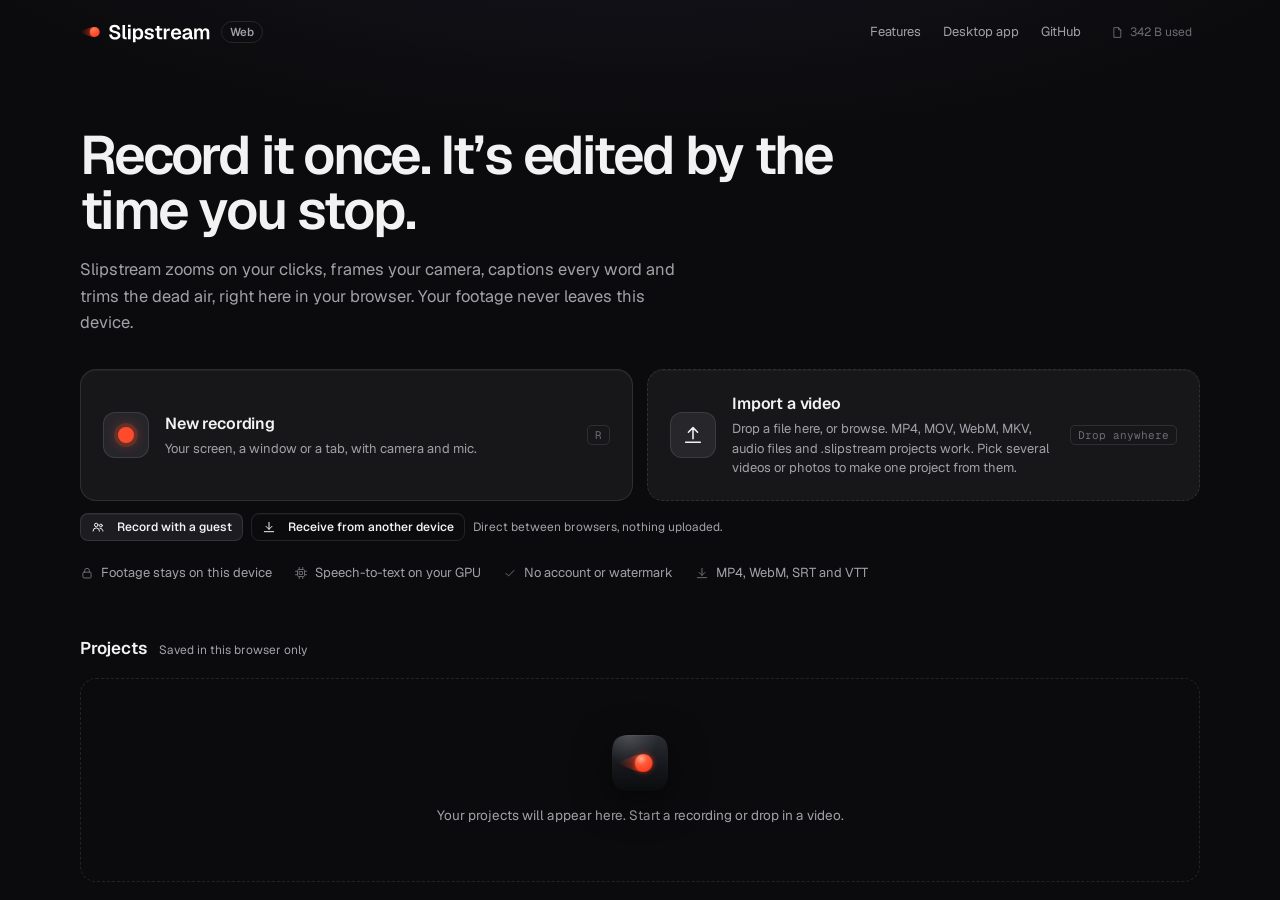
<file: app/index.html>
<!DOCTYPE html>
<html lang="en">
<head>
<meta charset="UTF-8" />
<meta name="viewport" content="width=device-width, initial-scale=1.0" />
<title>Slipstream Web — record, cut and caption in your browser</title>
<meta name="description" content="Slipstream Web is a local-first screen recorder and transcript editor that runs entirely in your browser. On-device Whisper transcription, word-level cutting, smart zoom, captions and 9:16 export. Nothing is uploaded." />
<meta name="theme-color" content="#0b0b0d" />
<link rel="icon" href="../favicon.svg" type="image/svg+xml" />
<link rel="preload" href="../assets/fonts/Geist-Variable.woff2" as="font" type="font/woff2" crossorigin />
<link rel="stylesheet" href="app.css" />
<link rel="stylesheet" href="p2p.css" />
<link rel="modulepreload" href="vendor/mediabunny.min.mjs" />
</head>
<body>
<noscript><p style="padding:24px;font-family:system-ui">Slipstream Web needs JavaScript. Everything runs locally in your browser.</p></noscript>
<div id="app" aria-live="polite">
  <div class="loading"><div class="spinner"></div><p>Loading Slipstream…</p></div>
</div>
<script type="module" src="js/main.js"></script>
</body>
</html>
</file>
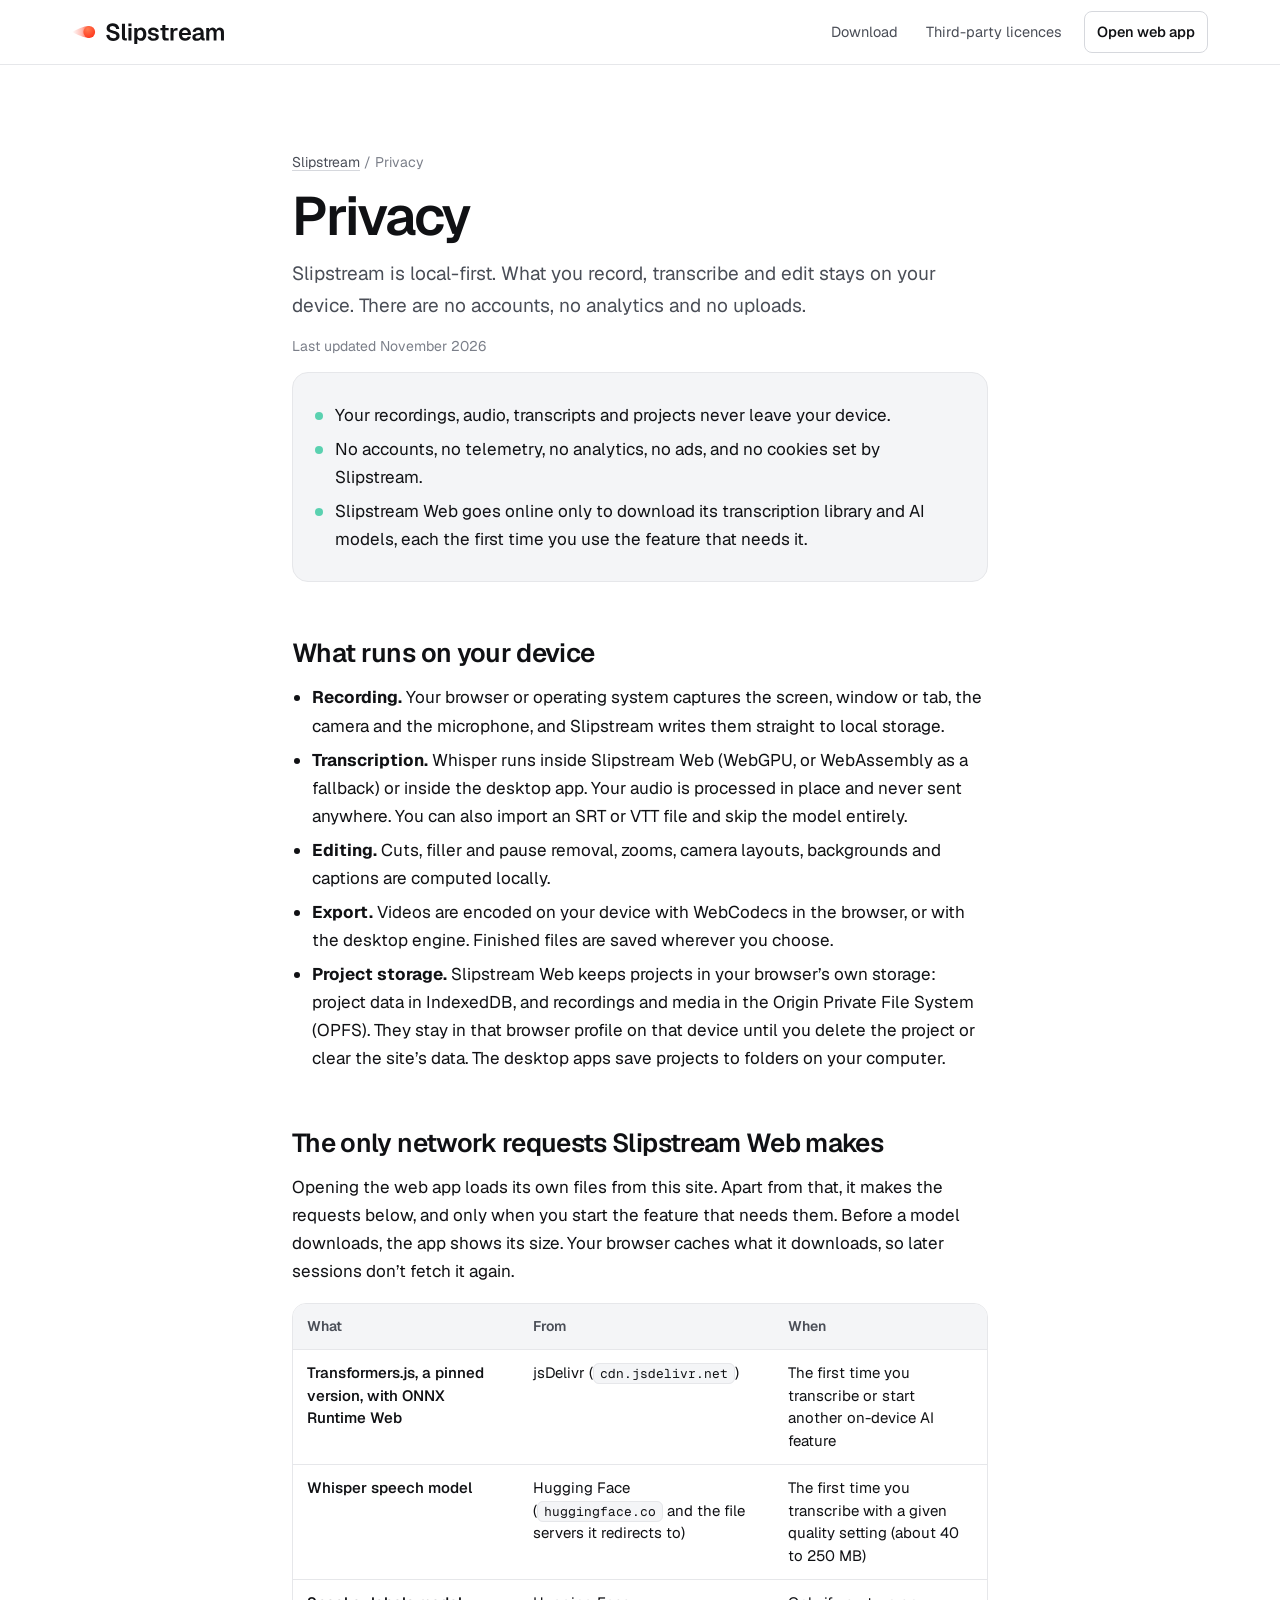
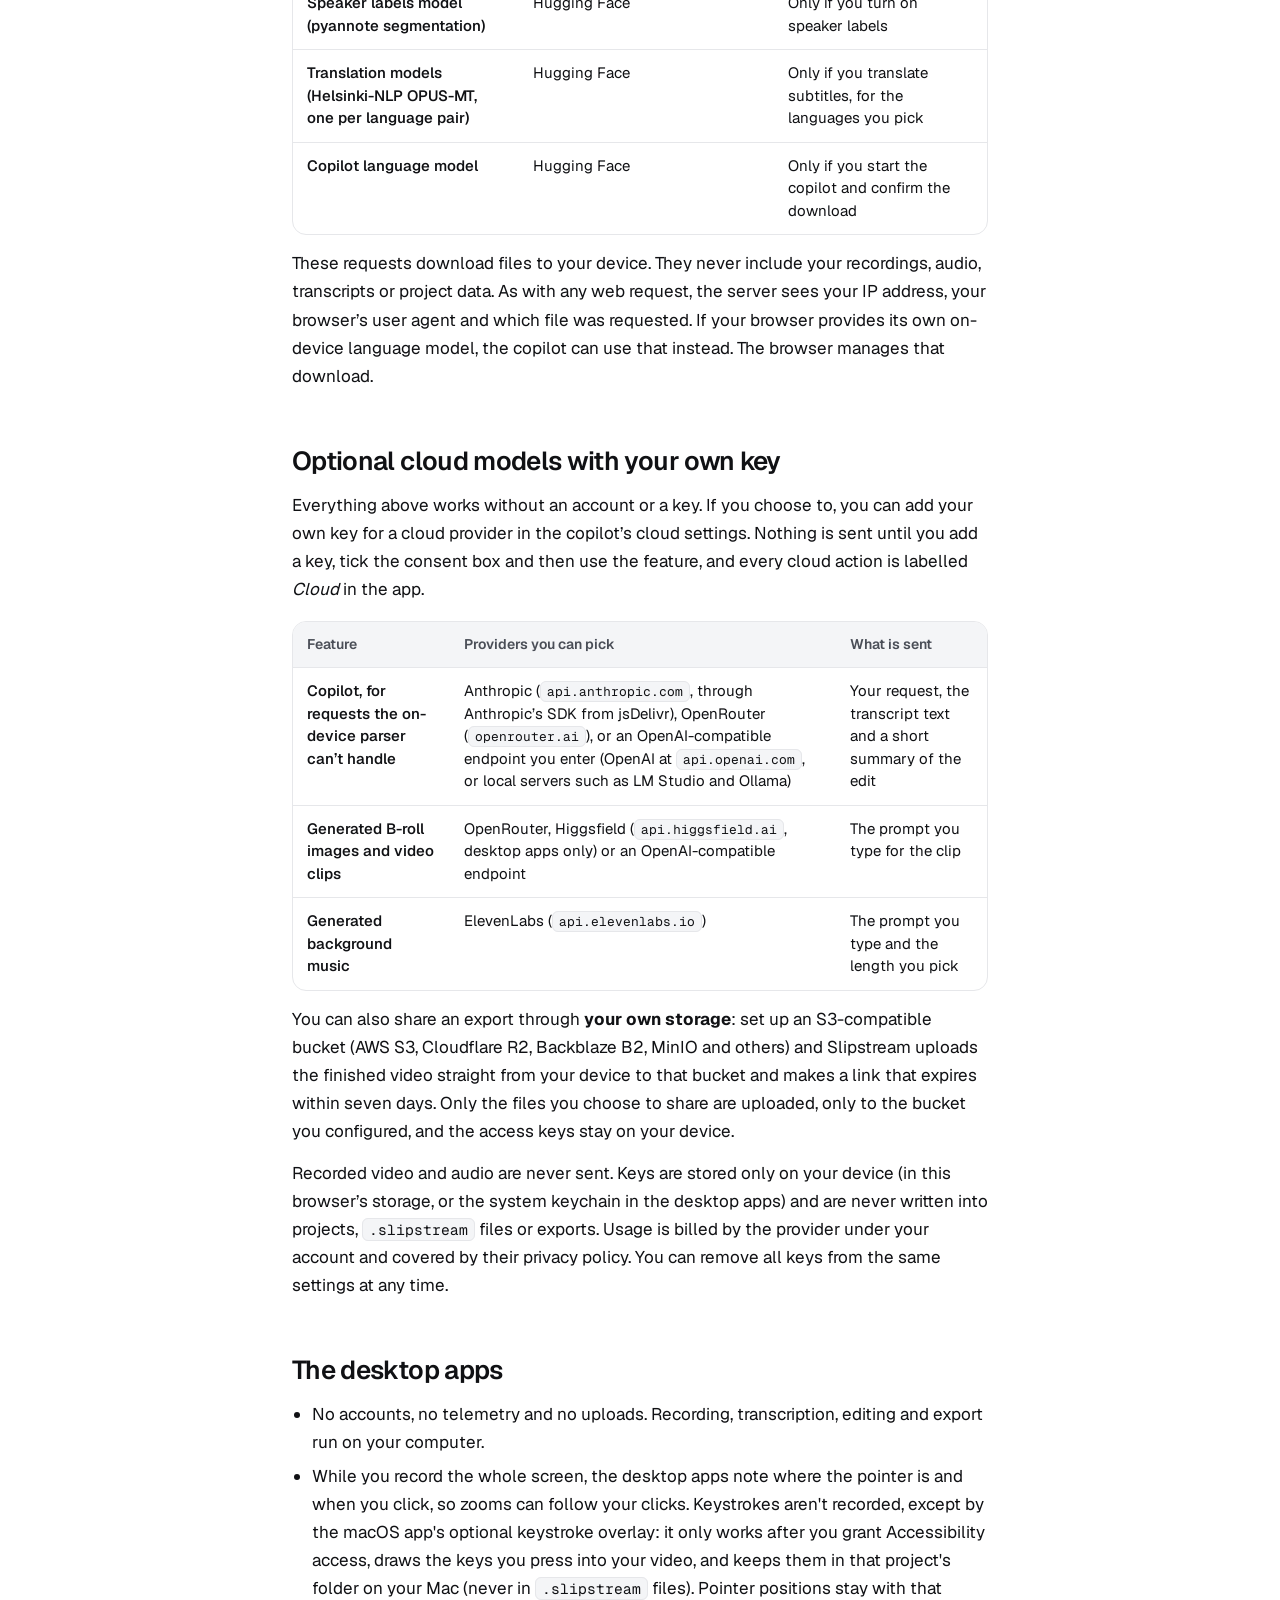
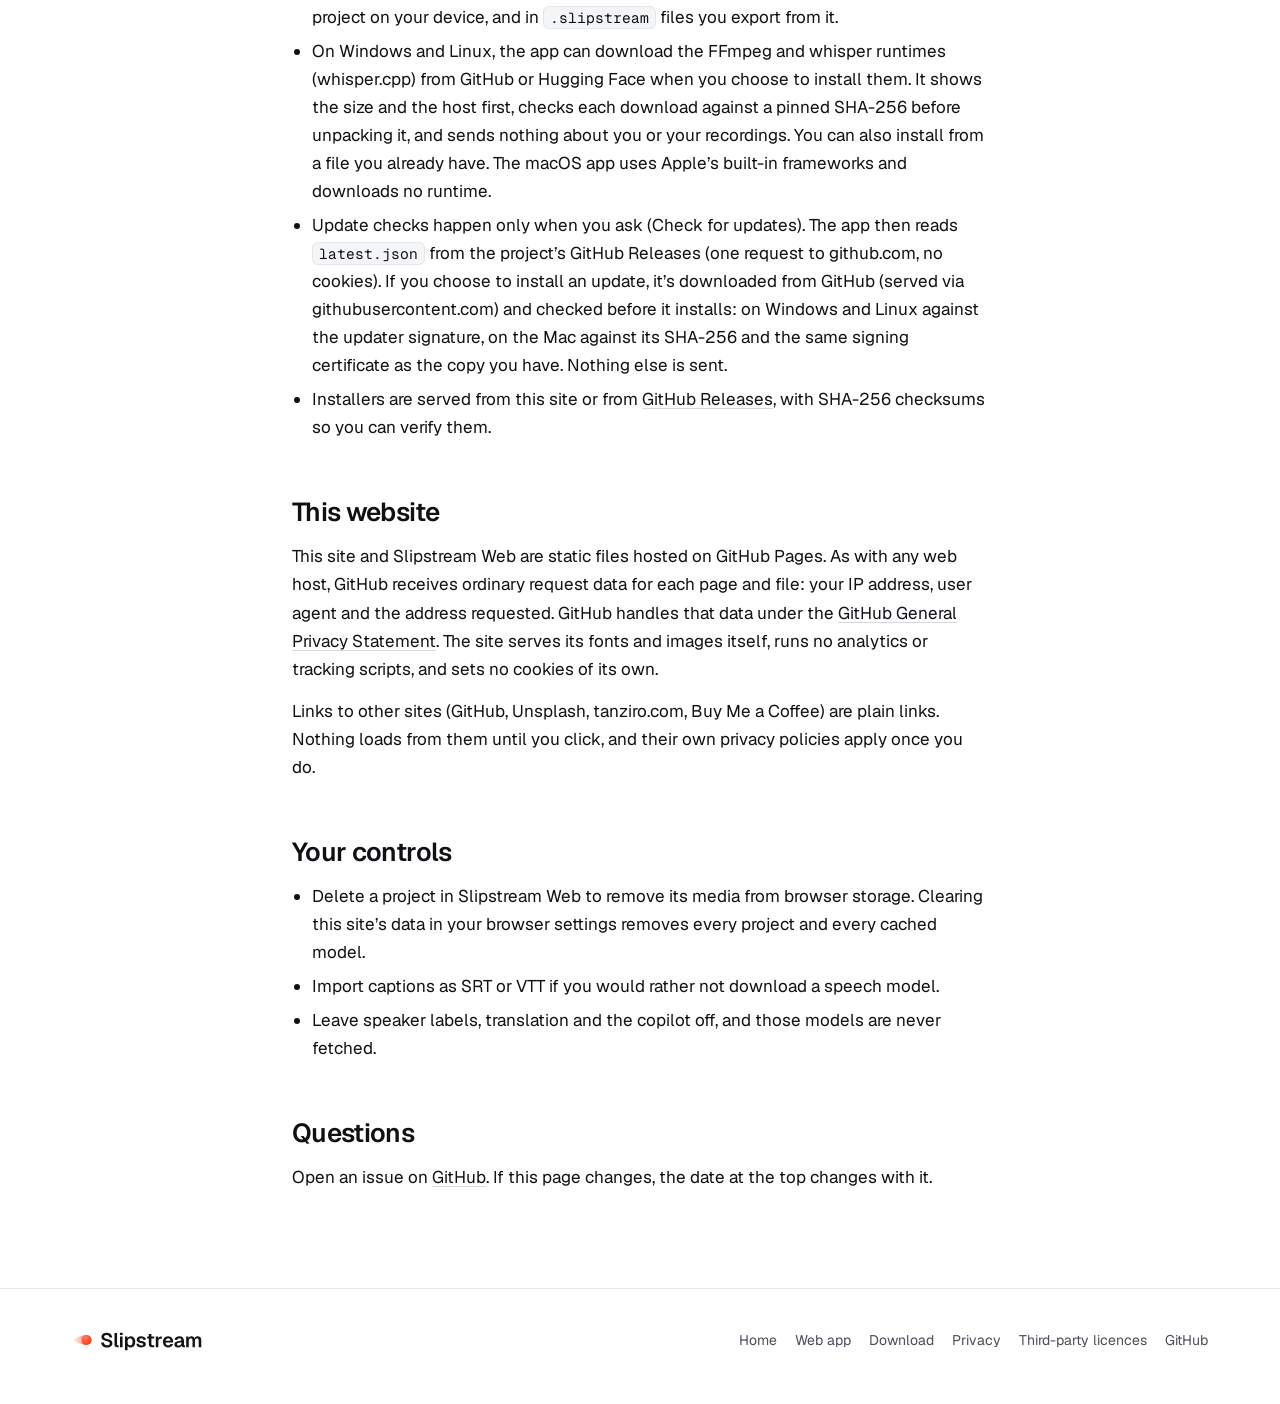
<file: privacy.html>
<!doctype html>
<html lang="en">
<head>
<meta charset="utf-8">
<meta name="viewport" content="width=device-width, initial-scale=1">
<title>Privacy — Slipstream</title>
<meta name="description" content="What Slipstream does on your device, the only network requests it makes, and what it never collects.">
<meta name="theme-color" content="#ffffff">
<link rel="icon" href="favicon.svg" type="image/svg+xml">
<link rel="apple-touch-icon" href="assets/brand/apple-touch-icon.png">
<style>
  @font-face{font-family:"Geist";src:url(assets/fonts/Geist-Variable.woff2) format("woff2");font-weight:100 900;font-display:swap}
  @font-face{font-family:"Geist Mono";src:url(assets/fonts/GeistMono-Variable.woff2) format("woff2");font-weight:100 900;font-display:swap}
  :root{
    --paper:#ffffff; --mist:#f4f5f7;
    --ink:#101114; --ink-2:#4a4e57; --ink-3:#7b7f89;
    --line:#e6e7ea; --line-2:#d6d8dd;
    --mint:#5ad1b0;
    --mono:"Geist Mono",ui-monospace,SFMono-Regular,Menlo,monospace;
  }
  *{box-sizing:border-box;margin:0;padding:0}
  body{font-family:"Geist",-apple-system,BlinkMacSystemFont,"SF Pro Text",system-ui,sans-serif;background:var(--paper);color:var(--ink);
    font-size:17px;line-height:1.65;-webkit-font-smoothing:antialiased;text-rendering:optimizeLegibility}
  a{color:inherit}
  img{display:block;max-width:100%}
  :focus-visible{outline:2px solid var(--ink);outline-offset:3px;border-radius:6px}
  .wrap{max-width:1200px;margin:0 auto;padding:0 32px}
  .nav{position:sticky;top:0;z-index:5;background:rgba(255,255,255,.88);backdrop-filter:saturate(1.6) blur(16px);-webkit-backdrop-filter:saturate(1.6) blur(16px);border-bottom:1px solid var(--line)}
  .nav-in{display:flex;align-items:center;height:64px;gap:24px}
  .brand img{height:26px;width:auto}
  .nav-links{display:flex;align-items:center;gap:4px;margin-left:auto}
  .nav-links a{font-size:14.5px;color:var(--ink-2);text-decoration:none;padding:8px 12px;border-radius:8px}
  .nav-links a:hover{color:var(--ink);background:var(--mist)}
  .nav-links .nav-web{color:var(--ink);border:1px solid var(--line-2);font-weight:550;margin-left:6px}
  .doc{max-width:760px;padding-top:72px;padding-bottom:96px}
  .crumb{font-size:14px;color:var(--ink-3)}
  .crumb a{color:var(--ink-2);text-decoration:none}
  h1{font-size:clamp(38px,5vw,54px);line-height:1.04;letter-spacing:-.04em;font-weight:600;margin-top:14px}
  .lead{font-size:19px;color:var(--ink-2);margin-top:18px}
  .updated{font-size:14px;color:var(--ink-3);margin-top:14px}
  .summary{margin-top:36px;background:var(--mist);border:1px solid var(--line);border-radius:16px;padding:22px 26px}
  .summary li{list-style:none;position:relative;padding-left:22px;margin:6px 0}
  .summary li::before{content:"";position:absolute;left:2px;top:.62em;width:8px;height:8px;border-radius:9px;background:var(--mint)}
  h2{font-size:26px;line-height:1.2;letter-spacing:-.025em;font-weight:600;margin-top:56px}
  h3{font-size:18px;letter-spacing:-.01em;font-weight:600;margin-top:28px}
  .doc p,.doc ul{margin-top:14px}
  .doc ul{padding-left:20px}
  .doc li{margin:6px 0}
  .doc p a,.doc li a,.doc td a{text-decoration:underline;text-decoration-color:var(--line-2);text-underline-offset:3px}
  .doc p a:hover,.doc li a:hover,.doc td a:hover{text-decoration-color:var(--ink)}
  code{font-family:var(--mono);font-size:.86em;background:var(--mist);border:1px solid var(--line);border-radius:6px;padding:1px 6px}
  .table{margin-top:18px;overflow-x:auto;border:1px solid var(--line);border-radius:14px}
  table{width:100%;border-collapse:collapse;font-size:15px;line-height:1.5}
  th,td{text-align:left;vertical-align:top;padding:12px 14px;border-top:1px solid var(--line)}
  thead th{border-top:0;background:var(--mist);font-weight:600;font-size:14px;color:var(--ink-2)}
  td:first-child{font-weight:550}
  footer{border-top:1px solid var(--line);padding:40px 0 52px;font-size:14px;color:var(--ink-3)}
  .foot{display:flex;flex-wrap:wrap;gap:12px 28px;align-items:center;justify-content:space-between}
  .foot img{height:22px;width:auto}
  .foot .links{display:flex;flex-wrap:wrap;gap:8px 18px}
  .foot a{color:var(--ink-2);text-decoration:none}
  .foot a:hover{color:var(--ink)}
  @media(max-width:640px){
    .wrap{padding:0 16px}
    .nav-links a:not(.nav-web){display:none}
    .doc{padding-top:48px;padding-bottom:72px}
    h2{margin-top:44px}
  }
</style>
</head>
<body>

<header class="nav">
  <div class="wrap nav-in">
    <a class="brand" href="index.html" aria-label="Slipstream home"><img src="assets/brand/slipstream-logo.svg" alt="Slipstream" width="152" height="26"></a>
    <nav class="nav-links" aria-label="Primary">
      <a href="index.html#download">Download</a>
      <a href="third-party.html">Third-party licences</a>
      <a class="nav-web" href="app/">Open web app</a>
    </nav>
  </div>
</header>

<main class="wrap doc">
  <p class="crumb"><a href="index.html">Slipstream</a> / Privacy</p>
  <h1>Privacy</h1>
  <p class="lead">Slipstream is local-first. What you record, transcribe and edit stays on your device. There are no accounts, no analytics and no uploads.</p>
  <p class="updated">Last updated November 2026</p>

  <ul class="summary">
    <li>Your recordings, audio, transcripts and projects never leave your device.</li>
    <li>No accounts, no telemetry, no analytics, no ads, and no cookies set by Slipstream.</li>
    <li>Slipstream Web goes online only to download its transcription library and AI models, each the first time you use the feature that needs it.</li>
  </ul>

  <h2>What runs on your device</h2>
  <ul>
    <li><b>Recording.</b> Your browser or operating system captures the screen, window or tab, the camera and the microphone, and Slipstream writes them straight to local storage.</li>
    <li><b>Transcription.</b> Whisper runs inside Slipstream Web (WebGPU, or WebAssembly as a fallback) or inside the desktop app. Your audio is processed in place and never sent anywhere. You can also import an SRT or VTT file and skip the model entirely.</li>
    <li><b>Editing.</b> Cuts, filler and pause removal, zooms, camera layouts, backgrounds and captions are computed locally.</li>
    <li><b>Export.</b> Videos are encoded on your device with WebCodecs in the browser, or with the desktop engine. Finished files are saved wherever you choose.</li>
    <li><b>Project storage.</b> Slipstream Web keeps projects in your browser’s own storage: project data in IndexedDB, and recordings and media in the Origin Private File System (OPFS). They stay in that browser profile on that device until you delete the project or clear the site’s data. The desktop apps save projects to folders on your computer.</li>
  </ul>

  <h2>The only network requests Slipstream Web makes</h2>
  <p>Opening the web app loads its own files from this site. Apart from that, it makes the requests below, and only when you start the feature that needs them. Before a model downloads, the app shows its size. Your browser caches what it downloads, so later sessions don’t fetch it again.</p>
  <div class="table">
    <table>
      <thead><tr><th>What</th><th>From</th><th>When</th></tr></thead>
      <tbody>
        <tr><td>Transformers.js, a pinned version, with ONNX Runtime Web</td><td>jsDelivr (<code>cdn.jsdelivr.net</code>)</td><td>The first time you transcribe or start another on-device AI feature</td></tr>
        <tr><td>Whisper speech model</td><td>Hugging Face (<code>huggingface.co</code> and the file servers it redirects to)</td><td>The first time you transcribe with a given quality setting (about 40 to 250 MB)</td></tr>
        <tr><td>Speaker labels model (pyannote segmentation)</td><td>Hugging Face</td><td>Only if you turn on speaker labels</td></tr>
        <tr><td>Translation models (Helsinki-NLP OPUS-MT, one per language pair)</td><td>Hugging Face</td><td>Only if you translate subtitles, for the languages you pick</td></tr>
        <tr><td>Copilot language model</td><td>Hugging Face</td><td>Only if you start the copilot and confirm the download</td></tr>
      </tbody>
    </table>
  </div>
  <p>These requests download files to your device. They never include your recordings, audio, transcripts or project data. As with any web request, the server sees your IP address, your browser’s user agent and which file was requested. If your browser provides its own on-device language model, the copilot can use that instead. The browser manages that download.</p>

  <h2>Optional cloud models with your own key</h2>
  <p>Everything above works without an account or a key. If you choose to, you can add your own key for a cloud provider in the copilot’s cloud settings. Nothing is sent until you add a key, tick the consent box and then use the feature, and every cloud action is labelled <em>Cloud</em> in the app.</p>
  <div class="table">
    <table>
      <thead><tr><th>Feature</th><th>Providers you can pick</th><th>What is sent</th></tr></thead>
      <tbody>
        <tr><td>Copilot, for requests the on-device parser can’t handle</td><td>Anthropic (<code>api.anthropic.com</code>, through Anthropic’s SDK from jsDelivr), OpenRouter (<code>openrouter.ai</code>), or an OpenAI-compatible endpoint you enter (OpenAI at <code>api.openai.com</code>, or local servers such as LM Studio and Ollama)</td><td>Your request, the transcript text and a short summary of the edit</td></tr>
        <tr><td>Generated B-roll images and video clips</td><td>OpenRouter, Higgsfield (<code>api.higgsfield.ai</code>, desktop apps only) or an OpenAI-compatible endpoint</td><td>The prompt you type for the clip</td></tr>
        <tr><td>Generated background music</td><td>ElevenLabs (<code>api.elevenlabs.io</code>)</td><td>The prompt you type and the length you pick</td></tr>
      </tbody>
    </table>
  </div>
  <p>You can also share an export through <strong>your own storage</strong>: set up an S3-compatible bucket (AWS S3, Cloudflare R2, Backblaze B2, MinIO and others) and Slipstream uploads the finished video straight from your device to that bucket and makes a link that expires within seven days. Only the files you choose to share are uploaded, only to the bucket you configured, and the access keys stay on your device.</p>
  <p>Recorded video and audio are never sent. Keys are stored only on your device (in this browser’s storage, or the system keychain in the desktop apps) and are never written into projects, <code>.slipstream</code> files or exports. Usage is billed by the provider under your account and covered by their privacy policy. You can remove all keys from the same settings at any time.</p>

  <h2>The desktop apps</h2>
  <ul>
    <li>No accounts, no telemetry and no uploads. Recording, transcription, editing and export run on your computer.</li>
    <li>While you record the whole screen, the desktop apps note where the pointer is and when you click, so zooms can follow your clicks. Keystrokes aren't recorded, except by the macOS app's optional keystroke overlay: it only works after you grant Accessibility access, draws the keys you press into your video, and keeps them in that project's folder on your Mac (never in <code>.slipstream</code> files). Pointer positions stay with that project on your device, and in <code>.slipstream</code> files you export from it.</li>
    <li>On Windows and Linux, the app can download the FFmpeg and whisper runtimes (whisper.cpp) from GitHub or Hugging Face when you choose to install them. It shows the size and the host first, checks each download against a pinned SHA-256 before unpacking it, and sends nothing about you or your recordings. You can also install from a file you already have. The macOS app uses Apple’s built-in frameworks and downloads no runtime.</li>
    <li>Update checks happen only when you ask (Check for updates). The app then reads <code>latest.json</code> from the project’s GitHub Releases (one request to github.com, no cookies). If you choose to install an update, it’s downloaded from GitHub (served via githubusercontent.com) and checked before it installs: on Windows and Linux against the updater signature, on the Mac against its SHA-256 and the same signing certificate as the copy you have. Nothing else is sent.</li>
    <li>Installers are served from this site or from <a href="https://github.com/tanzir71/slipstream-releases/releases">GitHub Releases</a>, with SHA-256 checksums so you can verify them.</li>
  </ul>

  <h2>This website</h2>
  <p>This site and Slipstream Web are static files hosted on GitHub Pages. As with any web host, GitHub receives ordinary request data for each page and file: your IP address, user agent and the address requested. GitHub handles that data under the <a href="https://docs.github.com/en/site-policy/privacy-policies/github-general-privacy-statement">GitHub General Privacy Statement</a>. The site serves its fonts and images itself, runs no analytics or tracking scripts, and sets no cookies of its own.</p>
  <p>Links to other sites (GitHub, Unsplash, tanziro.com, Buy Me a Coffee) are plain links. Nothing loads from them until you click, and their own privacy policies apply once you do.</p>

  <h2>Your controls</h2>
  <ul>
    <li>Delete a project in Slipstream Web to remove its media from browser storage. Clearing this site’s data in your browser settings removes every project and every cached model.</li>
    <li>Import captions as SRT or VTT if you would rather not download a speech model.</li>
    <li>Leave speaker labels, translation and the copilot off, and those models are never fetched.</li>
  </ul>

  <h2>Questions</h2>
  <p>Open an issue on <a href="https://github.com/tanzir71/slipstream-releases/issues">GitHub</a>. If this page changes, the date at the top changes with it.</p>
</main>

<footer>
  <div class="wrap foot">
    <a href="index.html" aria-label="Slipstream home"><img src="assets/brand/slipstream-logo.svg" alt="Slipstream" width="129" height="22"></a>
    <div class="links"><a href="index.html">Home</a><a href="app/">Web app</a><a href="index.html#download">Download</a><a href="privacy.html" aria-current="page">Privacy</a><a href="third-party.html">Third-party licences</a><a href="https://github.com/tanzir71/slipstream-releases">GitHub</a></div>
  </div>
</footer>

</body>
</html>
</file>
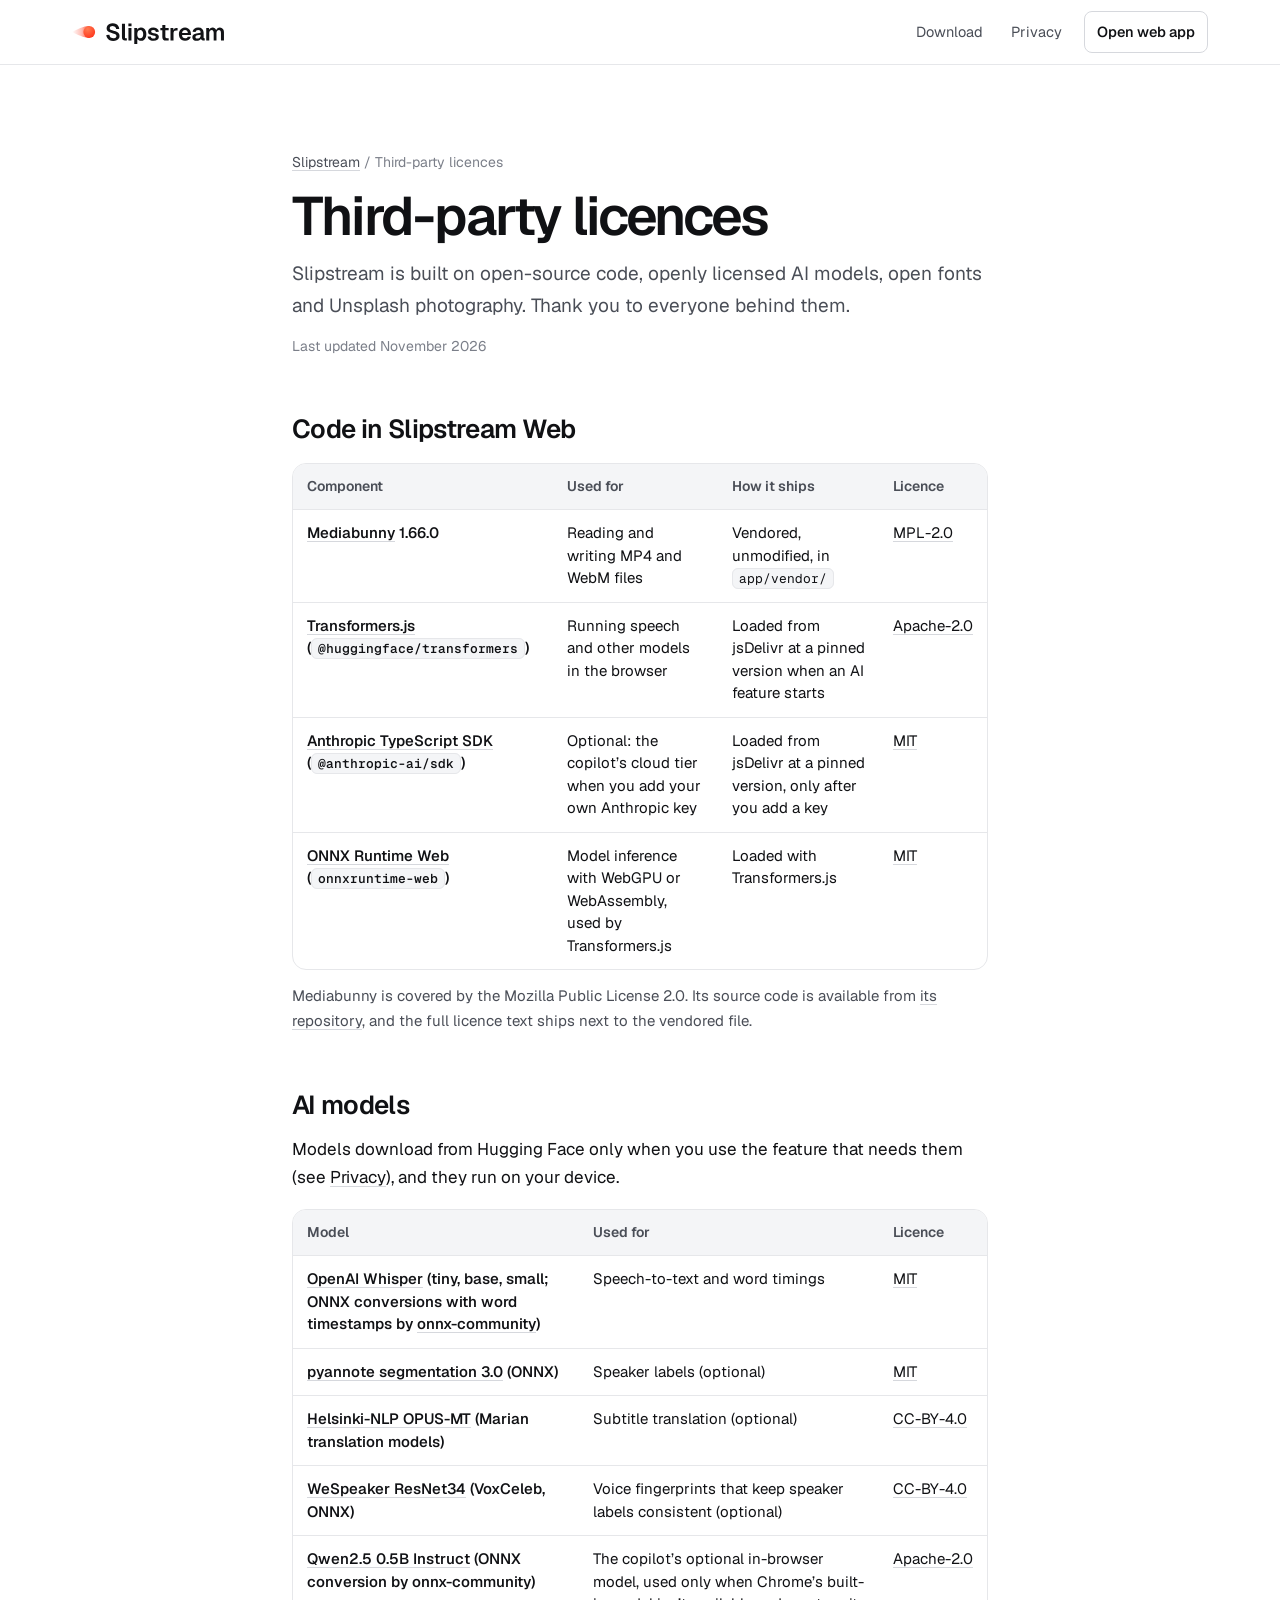
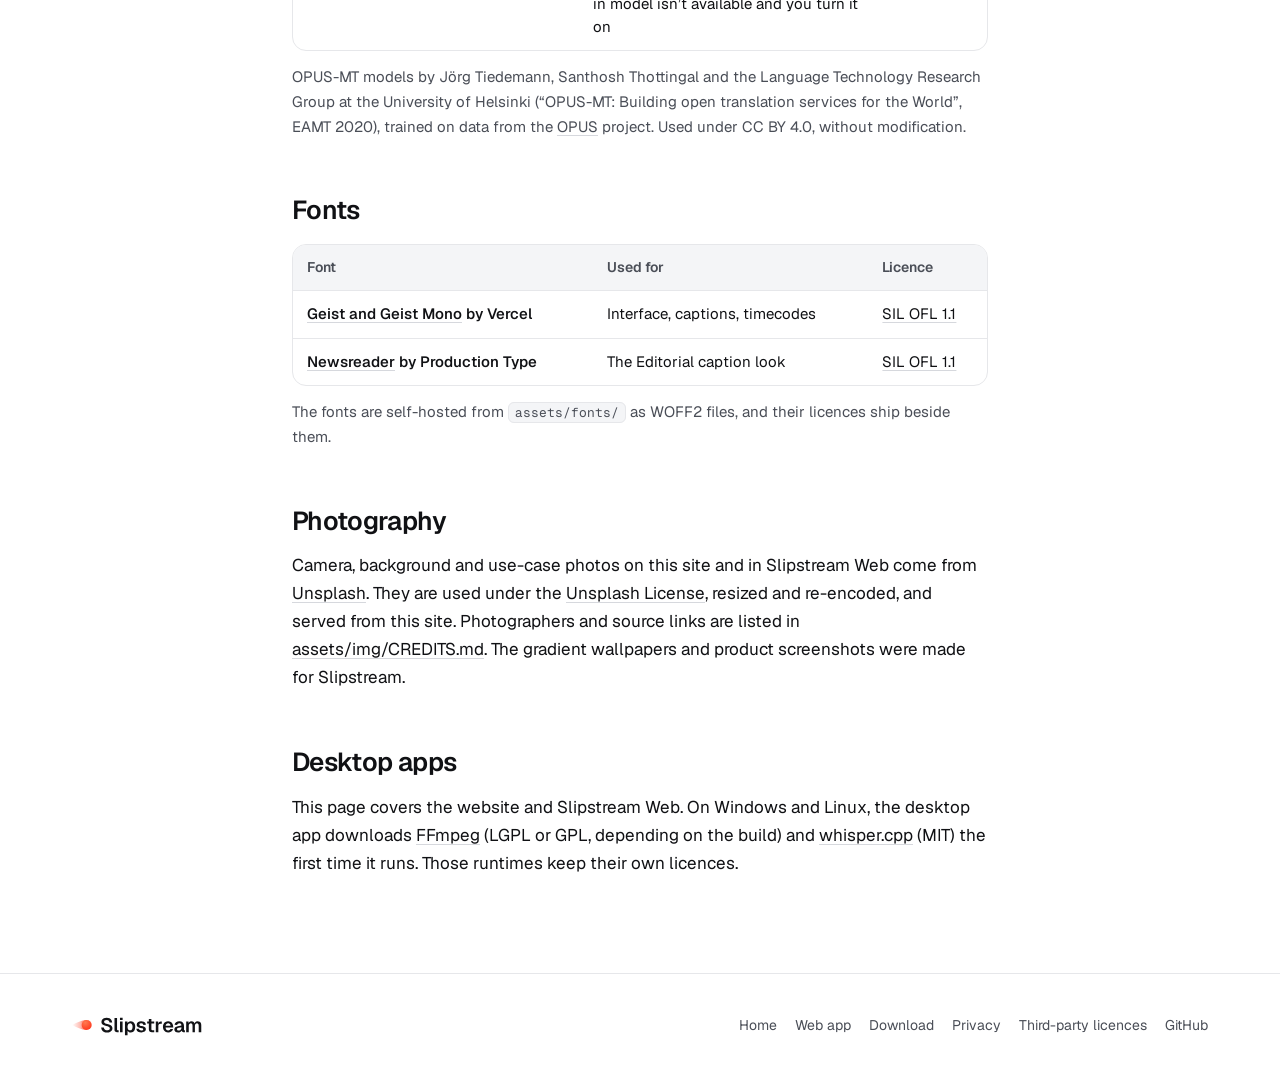
<file: third-party.html>
<!doctype html>
<html lang="en">
<head>
<meta charset="utf-8">
<meta name="viewport" content="width=device-width, initial-scale=1">
<title>Third-party licences — Slipstream</title>
<meta name="description" content="Open-source libraries, AI models, fonts and photographs used by the Slipstream website and Slipstream Web, with their licences.">
<meta name="theme-color" content="#ffffff">
<link rel="icon" href="favicon.svg" type="image/svg+xml">
<link rel="apple-touch-icon" href="assets/brand/apple-touch-icon.png">
<style>
  @font-face{font-family:"Geist";src:url(assets/fonts/Geist-Variable.woff2) format("woff2");font-weight:100 900;font-display:swap}
  @font-face{font-family:"Geist Mono";src:url(assets/fonts/GeistMono-Variable.woff2) format("woff2");font-weight:100 900;font-display:swap}
  :root{
    --paper:#ffffff; --mist:#f4f5f7;
    --ink:#101114; --ink-2:#4a4e57; --ink-3:#7b7f89;
    --line:#e6e7ea; --line-2:#d6d8dd;
    --mint:#5ad1b0;
    --mono:"Geist Mono",ui-monospace,SFMono-Regular,Menlo,monospace;
  }
  *{box-sizing:border-box;margin:0;padding:0}
  body{font-family:"Geist",-apple-system,BlinkMacSystemFont,"SF Pro Text",system-ui,sans-serif;background:var(--paper);color:var(--ink);
    font-size:17px;line-height:1.65;-webkit-font-smoothing:antialiased;text-rendering:optimizeLegibility}
  a{color:inherit}
  img{display:block;max-width:100%}
  :focus-visible{outline:2px solid var(--ink);outline-offset:3px;border-radius:6px}
  .wrap{max-width:1200px;margin:0 auto;padding:0 32px}
  .nav{position:sticky;top:0;z-index:5;background:rgba(255,255,255,.88);backdrop-filter:saturate(1.6) blur(16px);-webkit-backdrop-filter:saturate(1.6) blur(16px);border-bottom:1px solid var(--line)}
  .nav-in{display:flex;align-items:center;height:64px;gap:24px}
  .brand img{height:26px;width:auto}
  .nav-links{display:flex;align-items:center;gap:4px;margin-left:auto}
  .nav-links a{font-size:14.5px;color:var(--ink-2);text-decoration:none;padding:8px 12px;border-radius:8px}
  .nav-links a:hover{color:var(--ink);background:var(--mist)}
  .nav-links .nav-web{color:var(--ink);border:1px solid var(--line-2);font-weight:550;margin-left:6px}
  .doc{max-width:760px;padding-top:72px;padding-bottom:96px}
  .crumb{font-size:14px;color:var(--ink-3)}
  .crumb a{color:var(--ink-2);text-decoration:none}
  h1{font-size:clamp(38px,5vw,54px);line-height:1.04;letter-spacing:-.04em;font-weight:600;margin-top:14px}
  .lead{font-size:19px;color:var(--ink-2);margin-top:18px}
  .updated{font-size:14px;color:var(--ink-3);margin-top:14px}
  .summary{margin-top:36px;background:var(--mist);border:1px solid var(--line);border-radius:16px;padding:22px 26px}
  .summary li{list-style:none;position:relative;padding-left:22px;margin:6px 0}
  .summary li::before{content:"";position:absolute;left:2px;top:.62em;width:8px;height:8px;border-radius:9px;background:var(--mint)}
  h2{font-size:26px;line-height:1.2;letter-spacing:-.025em;font-weight:600;margin-top:56px}
  h3{font-size:18px;letter-spacing:-.01em;font-weight:600;margin-top:28px}
  .doc p,.doc ul{margin-top:14px}
  .doc ul{padding-left:20px}
  .doc li{margin:6px 0}
  .doc p a,.doc li a,.doc td a{text-decoration:underline;text-decoration-color:var(--line-2);text-underline-offset:3px}
  .doc p a:hover,.doc li a:hover,.doc td a:hover{text-decoration-color:var(--ink)}
  code{font-family:var(--mono);font-size:.86em;background:var(--mist);border:1px solid var(--line);border-radius:6px;padding:1px 6px}
  .table{margin-top:18px;overflow-x:auto;border:1px solid var(--line);border-radius:14px}
  table{width:100%;border-collapse:collapse;font-size:15px;line-height:1.5}
  th,td{text-align:left;vertical-align:top;padding:12px 14px;border-top:1px solid var(--line)}
  thead th{border-top:0;background:var(--mist);font-weight:600;font-size:14px;color:var(--ink-2)}
  td:first-child{font-weight:550}
  footer{border-top:1px solid var(--line);padding:40px 0 52px;font-size:14px;color:var(--ink-3)}
  .foot{display:flex;flex-wrap:wrap;gap:12px 28px;align-items:center;justify-content:space-between}
  .foot img{height:22px;width:auto}
  .foot .links{display:flex;flex-wrap:wrap;gap:8px 18px}
  .foot a{color:var(--ink-2);text-decoration:none}
  .foot a:hover{color:var(--ink)}
  .lic{white-space:nowrap}
  .note{font-size:15px;color:var(--ink-2)}
  @media(max-width:640px){
    .wrap{padding:0 16px}
    .nav-links a:not(.nav-web){display:none}
    .doc{padding-top:48px;padding-bottom:72px}
    h2{margin-top:44px}
  }
</style>
</head>
<body>

<header class="nav">
  <div class="wrap nav-in">
    <a class="brand" href="index.html" aria-label="Slipstream home"><img src="assets/brand/slipstream-logo.svg" alt="Slipstream" width="152" height="26"></a>
    <nav class="nav-links" aria-label="Primary">
      <a href="index.html#download">Download</a>
      <a href="privacy.html">Privacy</a>
      <a class="nav-web" href="app/">Open web app</a>
    </nav>
  </div>
</header>

<main class="wrap doc">
  <p class="crumb"><a href="index.html">Slipstream</a> / Third-party licences</p>
  <h1>Third-party licences</h1>
  <p class="lead">Slipstream is built on open-source code, openly licensed AI models, open fonts and Unsplash photography. Thank you to everyone behind them.</p>
  <p class="updated">Last updated November 2026</p>

  <h2>Code in Slipstream Web</h2>
  <div class="table">
    <table>
      <thead><tr><th>Component</th><th>Used for</th><th>How it ships</th><th>Licence</th></tr></thead>
      <tbody>
        <tr><td><a href="https://mediabunny.dev">Mediabunny</a> 1.66.0</td><td>Reading and writing MP4 and WebM files</td><td>Vendored, unmodified, in <code>app/vendor/</code></td><td class="lic"><a href="app/vendor/MEDIABUNNY-LICENSE.txt">MPL-2.0</a></td></tr>
        <tr><td><a href="https://github.com/huggingface/transformers.js">Transformers.js</a> (<code>@huggingface/transformers</code>)</td><td>Running speech and other models in the browser</td><td>Loaded from jsDelivr at a pinned version when an AI feature starts</td><td class="lic"><a href="https://github.com/huggingface/transformers.js/blob/main/LICENSE">Apache-2.0</a></td></tr>
        <tr><td><a href="https://github.com/anthropics/anthropic-sdk-typescript">Anthropic TypeScript SDK</a> (<code>@anthropic-ai/sdk</code>)</td><td>Optional: the copilot’s cloud tier when you add your own Anthropic key</td><td>Loaded from jsDelivr at a pinned version, only after you add a key</td><td class="lic"><a href="https://github.com/anthropics/anthropic-sdk-typescript/blob/main/LICENSE">MIT</a></td></tr>
        <tr><td><a href="https://github.com/microsoft/onnxruntime">ONNX Runtime Web</a> (<code>onnxruntime-web</code>)</td><td>Model inference with WebGPU or WebAssembly, used by Transformers.js</td><td>Loaded with Transformers.js</td><td class="lic"><a href="https://github.com/microsoft/onnxruntime/blob/main/LICENSE">MIT</a></td></tr>
      </tbody>
    </table>
  </div>
  <p class="note">Mediabunny is covered by the Mozilla Public License 2.0. Its source code is available from <a href="https://github.com/Vanilagy/mediabunny">its repository</a>, and the full licence text ships next to the vendored file.</p>

  <h2>AI models</h2>
  <p>Models download from Hugging Face only when you use the feature that needs them (see <a href="privacy.html">Privacy</a>), and they run on your device.</p>
  <div class="table">
    <table>
      <thead><tr><th>Model</th><th>Used for</th><th>Licence</th></tr></thead>
      <tbody>
        <tr><td><a href="https://github.com/openai/whisper">OpenAI Whisper</a> (tiny, base, small; ONNX conversions with word timestamps by <a href="https://huggingface.co/onnx-community">onnx-community</a>)</td><td>Speech-to-text and word timings</td><td class="lic"><a href="https://github.com/openai/whisper/blob/main/LICENSE">MIT</a></td></tr>
        <tr><td><a href="https://huggingface.co/pyannote/segmentation-3.0">pyannote segmentation 3.0</a> (ONNX)</td><td>Speaker labels (optional)</td><td class="lic"><a href="https://github.com/pyannote/pyannote-audio/blob/develop/LICENSE">MIT</a></td></tr>
        <tr><td><a href="https://github.com/Helsinki-NLP/Opus-MT">Helsinki-NLP OPUS-MT</a> (Marian translation models)</td><td>Subtitle translation (optional)</td><td class="lic"><a href="https://creativecommons.org/licenses/by/4.0/">CC-BY-4.0</a></td></tr>
        <tr><td><a href="https://huggingface.co/pyannote/wespeaker-voxceleb-resnet34-LM">WeSpeaker ResNet34</a> (VoxCeleb, ONNX)</td><td>Voice fingerprints that keep speaker labels consistent (optional)</td><td class="lic"><a href="https://creativecommons.org/licenses/by/4.0/">CC-BY-4.0</a></td></tr>
        <tr><td><a href="https://huggingface.co/Qwen/Qwen2.5-0.5B-Instruct">Qwen2.5 0.5B Instruct</a> (ONNX conversion by onnx-community)</td><td>The copilot’s optional in-browser model, used only when Chrome’s built-in model isn’t available and you turn it on</td><td class="lic"><a href="https://huggingface.co/Qwen/Qwen2.5-0.5B-Instruct/blob/main/LICENSE">Apache-2.0</a></td></tr>
      </tbody>
    </table>
  </div>
  <p class="note">OPUS-MT models by Jörg Tiedemann, Santhosh Thottingal and the Language Technology Research Group at the University of Helsinki (“OPUS-MT: Building open translation services for the World”, EAMT 2020), trained on data from the <a href="https://opus.nlpl.eu/">OPUS</a> project. Used under CC BY 4.0, without modification.</p>

  <h2>Fonts</h2>
  <div class="table">
    <table>
      <thead><tr><th>Font</th><th>Used for</th><th>Licence</th></tr></thead>
      <tbody>
        <tr><td><a href="https://github.com/vercel/geist-font">Geist and Geist Mono</a> by Vercel</td><td>Interface, captions, timecodes</td><td class="lic"><a href="assets/fonts/GEIST-OFL.txt">SIL OFL 1.1</a></td></tr>
        <tr><td><a href="https://github.com/productiontype/Newsreader">Newsreader</a> by Production Type</td><td>The Editorial caption look</td><td class="lic"><a href="assets/fonts/NEWSREADER-OFL.txt">SIL OFL 1.1</a></td></tr>
      </tbody>
    </table>
  </div>
  <p class="note">The fonts are self-hosted from <code>assets/fonts/</code> as WOFF2 files, and their licences ship beside them.</p>

  <h2>Photography</h2>
  <p>Camera, background and use-case photos on this site and in Slipstream Web come from <a href="https://unsplash.com/">Unsplash</a>. They are used under the <a href="https://unsplash.com/license">Unsplash License</a>, resized and re-encoded, and served from this site. Photographers and source links are listed in <a href="assets/img/CREDITS.md">assets/img/CREDITS.md</a>. The gradient wallpapers and product screenshots were made for Slipstream.</p>

  <h2>Desktop apps</h2>
  <p>This page covers the website and Slipstream Web. On Windows and Linux, the desktop app downloads <a href="https://ffmpeg.org/legal.html">FFmpeg</a> (LGPL or GPL, depending on the build) and <a href="https://github.com/ggml-org/whisper.cpp">whisper.cpp</a> (MIT) the first time it runs. Those runtimes keep their own licences.</p>
</main>

<footer>
  <div class="wrap foot">
    <a href="index.html" aria-label="Slipstream home"><img src="assets/brand/slipstream-logo.svg" alt="Slipstream" width="129" height="22"></a>
    <div class="links"><a href="index.html">Home</a><a href="app/">Web app</a><a href="index.html#download">Download</a><a href="privacy.html">Privacy</a><a href="third-party.html" aria-current="page">Third-party licences</a><a href="https://github.com/tanzir71/slipstream-releases">GitHub</a></div>
  </div>
</footer>

</body>
</html>
</file>
<file: app/app.css>
/* Slipstream design tokens — shared by the web app, the landing page and the Figma designs. */
@font-face { font-family: "Geist"; src: url(../assets/fonts/Geist-Variable.woff2) format("woff2"); font-weight: 100 900; font-display: swap; }
@font-face { font-family: "Geist Mono"; src: url(../assets/fonts/GeistMono-Variable.woff2) format("woff2"); font-weight: 100 900; font-display: swap; }
@font-face { font-family: "Newsreader"; src: url(../assets/fonts/Newsreader-Variable.woff2) format("woff2"); font-weight: 200 800; font-display: swap; }
@font-face { font-family: "Newsreader"; src: url(../assets/fonts/Newsreader-Italic-Variable.woff2) format("woff2"); font-weight: 200 800; font-style: italic; font-display: swap; }
:root {
  /* Neutral graphite surfaces: the footage supplies the colour, the chrome stays out of the way. */
  --ink-0: #0b0b0d; --ink-1: #111113; --ink-2: #17171a; --ink-3: #1d1d21; --ink-4: #26262b; --ink-5: #323238;
  --line: rgba(255,255,255,.065); --line-2: rgba(255,255,255,.1); --line-3: rgba(255,255,255,.18);
  --text: #f2f2f3; --text-2: #a1a1a8; --text-3: #6c6c74;
  --accent: #8b93ff; --accent-2: #b3b8ff; --accent-soft: rgba(139,147,255,.16);
  --blue: var(--accent); --blue-2: var(--accent-2); --violet: #b39dff; --mint: #5ad1b0; --coral: #ff5a47; --amber: #f2c06b; --pink: #f5a8d4;
  --signal: #ff4a2b;
  --grad: var(--accent);
  --r-1: 5px; --r-2: 8px; --r-3: 12px; --r-4: 16px;
  --font: "Geist", -apple-system, BlinkMacSystemFont, "SF Pro Text", "Segoe UI", system-ui, sans-serif;
  --mono: "Geist Mono", ui-monospace, "SF Mono", Menlo, Consolas, monospace;
  --shadow: 0 24px 60px rgba(0,0,0,.5), 0 0 0 1px rgba(255,255,255,.06);
  color-scheme: dark;
}
* { box-sizing: border-box; margin: 0; padding: 0; }
[hidden] { display: none !important; }
html, body { height: 100%; overflow: hidden; }
#app { height: 100%; }
body { background: var(--ink-0); color: var(--text); font: 13.5px/1.5 var(--font); -webkit-font-smoothing: antialiased; overflow: hidden; font-feature-settings: "ss01"; }
a { color: inherit; text-decoration: none; }
button, input, select, textarea { font: inherit; color: inherit; }
button { cursor: pointer; background: none; border: 0; }
button:disabled { cursor: not-allowed; opacity: .45; }
:focus-visible { outline: 2px solid var(--accent); outline-offset: 2px; }
.ic { display: inline-flex; line-height: 0; flex: none; }
.muted { color: var(--text-2); }
.small { font-size: 12px; }
.small > .ic, p > .ic { vertical-align: -2px; margin-right: 5px; }
.center { text-align: center; justify-content: center; }
.warn { color: var(--amber); font-size: 13px; }
kbd { font: 11px var(--mono); padding: 1px 5px; border: 1px solid var(--line-2); border-bottom-width: 2px; border-radius: var(--r-1); color: var(--text-2); background: var(--ink-2); }
.row { display: flex; align-items: center; gap: 8px; flex-wrap: wrap; }
.row.end { justify-content: flex-end; margin-top: 16px; }
.row.between { justify-content: space-between; }
.row.gap { gap: 14px; align-items: flex-start; }
.grow { flex: 1; display: grid; gap: 10px; }
.stack { display: grid; gap: 12px; }

/* Buttons */
.btn { display: inline-flex; align-items: center; justify-content: center; gap: 7px; height: 32px; padding: 0 13px; border-radius: var(--r-2); background: var(--ink-3); border: 1px solid var(--line-2); font-weight: 550; font-size: 13px; transition: background .15s, border-color .15s; white-space: nowrap; box-shadow: 0 1px 0 rgba(255,255,255,.04) inset; }
.btn:hover:not(:disabled) { background: var(--ink-4); border-color: var(--line-3); }
.btn.primary { background: #f4f4f5; border-color: transparent; color: #0b0b0d; box-shadow: 0 1px 0 rgba(255,255,255,.6) inset, 0 1px 2px rgba(0,0,0,.4); }
.btn.primary:hover:not(:disabled) { background: #fff; }
.btn.record { background: var(--signal); border-color: transparent; color: #fff; box-shadow: 0 1px 0 rgba(255,255,255,.25) inset, 0 8px 20px -6px rgba(255,74,43,.55); }
.btn.record:hover:not(:disabled) { background: #ff5d40; }
.btn.danger { color: var(--coral); }
.btn.ghost { background: transparent; }
.btn.small { height: 28px; padding: 0 10px; font-size: 12px; }
.btn.wide { width: 100%; height: 40px; }
.btn.on { border-color: var(--accent); color: var(--accent-2); background: var(--accent-soft); }
.btn kbd { margin-left: 2px; }
.icon-btn { width: 32px; height: 32px; display: inline-grid; place-items: center; border-radius: var(--r-2); color: var(--text-2); }
.icon-btn:hover:not(:disabled) { background: var(--ink-3); color: var(--text); }
.link { color: var(--accent-2); font-weight: 550; font-size: 12px; }
.link:hover { text-decoration: underline; }
.chip { display: inline-flex; align-items: center; gap: 6px; height: 28px; padding: 0 10px; border-radius: 999px; border: 1px solid var(--line-2); background: var(--ink-2); font-size: 12px; font-weight: 600; color: var(--text); }
.chip:hover:not(:disabled) { border-color: var(--line-3); }
.tag { font-size: 10.5px; font-weight: 550; padding: 1px 7px; border-radius: 999px; background: var(--accent-soft); color: var(--accent-2); }

/* Brand */
.brand { display: inline-flex; align-items: center; gap: 10px; }
.brand-logo { height: 22px; width: auto; display: block; }
.badge-web { font-size: 11.5px; font-weight: 550; color: var(--text-2); border: 1px solid var(--line-2); padding: 1px 8px; border-radius: 999px; }

/* Loading */
.loading, .busy-overlay { position: fixed; inset: 0; display: grid; place-content: center; justify-items: center; gap: 14px; color: var(--text-2); }
.busy-overlay { background: rgba(7,8,11,.72); backdrop-filter: blur(6px); z-index: 90; }
.busy-card { display: grid; justify-items: center; gap: 12px; padding: 28px 36px; border-radius: var(--r-3); background: var(--ink-2); border: 1px solid var(--line-2); }
.spinner { width: 24px; height: 24px; border-radius: 50%; border: 2px solid var(--line-2); border-top-color: var(--text); animation: spin .8s linear infinite; }
.mini-spin { width: 12px; height: 12px; border-radius: 50%; border: 1.5px solid var(--line-3); border-top-color: var(--text); animation: spin .8s linear infinite; display: inline-block; flex: none; }
@keyframes spin { to { transform: rotate(360deg); } }

/* Home */
.home { height: 100%; overflow-y: auto; overflow-x: hidden; padding: 0 32px 64px; background: radial-gradient(1200px 520px at 50% -220px, rgba(139,147,255,.10), transparent 70%), var(--ink-0); }
.home-top { max-width: 1120px; margin: 0 auto; height: 64px; display: flex; align-items: center; justify-content: space-between; }
.home-nav { display: flex; gap: 22px; align-items: center; color: var(--text-2); font-size: 13px; }
.home-nav a:hover { color: var(--text); }
.storage { display: inline-flex; gap: 6px; align-items: center; color: var(--text-3); font-size: 12px; }
.banner { max-width: 1120px; margin: 8px auto 0; display: flex; align-items: center; gap: 10px; padding: 10px 14px; border-radius: var(--r-3); border: 1px solid rgba(255,198,92,.35); background: rgba(255,198,92,.08); color: var(--amber); }
.banner span { flex: 1; }
.home-hero { max-width: 1120px; margin: 64px auto 0; }
.eyebrow { display: inline-flex; align-items: center; gap: 8px; font-size: 12px; font-weight: 700; letter-spacing: .1em; text-transform: uppercase; color: var(--mint); }
.home-hero h1 { font-size: clamp(34px, 4.6vw, 54px); line-height: 1.02; letter-spacing: -.04em; font-weight: 600; max-width: 760px; }
.lede { color: var(--text-2); font-size: 16.5px; line-height: 1.6; max-width: 600px; margin-top: 18px; }
.start-row { display: grid; grid-template-columns: 1fr 1fr; gap: 14px; margin-top: 34px; }
.start-card { display: flex; align-items: center; gap: 16px; text-align: left; padding: 22px; border-radius: var(--r-4); background: var(--ink-2); border: 1px solid var(--line-2); transition: border-color .15s, background .15s; box-shadow: 0 1px 0 rgba(255,255,255,.04) inset; }
.start-card:hover:not(:disabled) { border-color: var(--line-3); background: var(--ink-3); }
.start-card.drop { border-style: dashed; }
body.dragging .start-card.drop { border-color: var(--accent); background: var(--accent-soft); }
.sc-icon { width: 46px; height: 46px; border-radius: 12px; display: grid; place-items: center; flex: none; background: var(--ink-4); color: var(--text); box-shadow: 0 0 0 1px var(--line-2) inset; }
.sc-icon.rec-ic i { width: 16px; height: 16px; border-radius: 50%; background: var(--signal); box-shadow: 0 0 0 4px rgba(255,74,43,.18), 0 0 14px rgba(255,74,43,.6); }
.sc-icon.blue { color: var(--text); }

.sc-text { display: grid; gap: 3px; flex: 1; }
.sc-text b { font-size: 16px; font-weight: 600; letter-spacing: -.01em; }
.sc-text span { color: var(--text-2); font-size: 13px; }
.sc-kbd { font: 11px var(--mono); color: var(--text-3); border: 1px solid var(--line-2); padding: 2px 7px; border-radius: var(--r-1); }
.trust { list-style: none; display: flex; flex-wrap: wrap; gap: 8px 22px; margin-top: 22px; color: var(--text-2); font-size: 13px; }
.trust li { display: inline-flex; gap: 7px; align-items: center; }
.trust .ic { color: var(--text-3); }
.recent { max-width: 1120px; margin: 54px auto 0; }
.recent-head { display: flex; align-items: baseline; gap: 12px; margin-bottom: 16px; }
.recent-head h2 { font-size: 17px; font-weight: 600; letter-spacing: -.01em; }
.project-grid { display: grid; grid-template-columns: repeat(auto-fill, minmax(240px, 1fr)); gap: 16px; }
.project-card { position: relative; border-radius: var(--r-3); background: var(--ink-2); border: 1px solid var(--line); overflow: hidden; transition: border-color .15s; }
.project-card:hover { border-color: var(--line-2); }
.pc-thumb { display: block; aspect-ratio: 16/9; background: var(--ink-3) center/cover no-repeat; position: relative; }
.pc-dur { position: absolute; right: 8px; bottom: 8px; font: 500 11px var(--mono); background: rgba(10,10,12,.72); backdrop-filter: blur(6px); padding: 2px 7px; border-radius: 6px; }
.pc-tag { position: absolute; left: 8px; bottom: 8px; background: rgba(0,0,0,.7); padding: 4px; border-radius: var(--r-1); }
.pc-meta { padding: 12px 14px 14px; display: grid; gap: 2px; }
.pc-name { font-weight: 600; overflow: hidden; text-overflow: ellipsis; white-space: nowrap; padding-right: 30px; }
.pc-del { position: absolute; right: 6px; bottom: 10px; }
.empty { grid-column: 1 / -1; display: grid; justify-items: center; gap: 14px; padding: 56px 24px; border: 1px dashed var(--line-2); border-radius: var(--r-4); color: var(--text-2); }
.empty-icon { filter: drop-shadow(0 10px 18px rgba(0,0,0,.5)); }
.empty-art { display: flex; gap: 6px; }
.empty-art span { width: 44px; height: 30px; border-radius: 6px; background: var(--ink-3); border: 1px solid var(--line-2); }

/* Top bar */
.topbar { display: grid; grid-template-columns: 1fr auto 1fr; align-items: center; height: 52px; padding: 0 12px; border-bottom: 1px solid var(--line); background: var(--ink-1); }
.polish-chip { display: inline-flex; align-items: center; gap: 7px; height: 24px; padding: 0 10px; margin-left: 4px; border-radius: 999px; font-size: 12px; font-weight: 550; color: var(--text-2); background: var(--ink-3); border: 1px solid var(--line-2); }
.polish-chip.done { color: #9fe6cf; border-color: rgba(90,209,176,.35); background: rgba(90,209,176,.08); }
.tb-left, .tb-right { display: flex; align-items: center; gap: 6px; }
.tb-right { justify-content: flex-end; }
.tb-right .btn.primary { margin-left: 6px; }
.tb-title { font-weight: 700; }
.mini-brand { display: inline-grid; place-items: center; width: 30px; height: 30px; border-radius: 8px; }
.mini-brand:hover { background: var(--ink-3); }
.title-input { background: transparent; border: 1px solid transparent; border-radius: var(--r-2); padding: 4px 8px; font-weight: 600; width: 240px; letter-spacing: -.01em; }
.title-input:hover, .title-input:focus { border-color: var(--line-2); background: var(--ink-2); outline: 0; }
.saved { font-size: 12px; color: var(--text-3); display: inline-flex; align-items: center; gap: 6px; }
.saved::before { content: ""; width: 6px; height: 6px; border-radius: 50%; background: var(--mint); opacity: .8; }
.saved.busy::before { background: var(--amber); }

/* Segmented control */
.seg { display: inline-flex; padding: 2px; gap: 2px; border-radius: var(--r-2); background: var(--ink-2); border: 1px solid var(--line); }
.seg button { height: 26px; padding: 0 10px; border-radius: 6px; font-size: 12px; font-weight: 550; color: var(--text-2); transition: background .15s, color .15s; }
.seg button:hover { color: var(--text); }
.seg button.on { background: var(--ink-5); color: var(--text); box-shadow: 0 1px 0 rgba(255,255,255,.06) inset, 0 1px 2px rgba(0,0,0,.4); }
.seg.disabled button:not(.on) { opacity: .35; pointer-events: none; }
.aspect-seg button { font-variant-numeric: tabular-nums; font-size: 12px; }

/* Editor grid */
.editor { display: grid; height: 100vh; width: 100vw; overflow: hidden; grid-template-columns: minmax(280px, 25%) minmax(0, 1fr) 320px; grid-template-rows: 52px 1fr 196px; grid-template-areas: "top top top" "left stage right" "left tl right"; }
.editor > .topbar { grid-area: top; }
.panel { background: var(--ink-1); display: flex; flex-direction: column; min-height: 0; }
.panel.left { grid-area: left; border-right: 1px solid var(--line); }
.panel.right { grid-area: right; border-left: 1px solid var(--line); }
.stage { grid-area: stage; display: flex; flex-direction: column; min-width: 0; min-height: 0; background: var(--ink-0); }
.timeline { grid-area: tl; border-top: 1px solid var(--line); background: var(--ink-1); display: flex; flex-direction: column; min-width: 0; }
.hidden-media { position: absolute; width: 1px; height: 1px; overflow: hidden; opacity: 0; pointer-events: none; }

.tabs { display: flex; gap: 0; padding: 8px 6px 0; border-bottom: 1px solid var(--line); overflow-x: auto; scrollbar-width: none; flex: none; }
.tabs button { display: inline-flex; align-items: center; gap: 6px; height: 34px; padding: 0 9px; white-space: nowrap; font-size: 12.5px; font-weight: 550; color: var(--text-3); border-bottom: 1.5px solid transparent; margin-bottom: -1px; transition: color .15s; }
.tabs button:hover { color: var(--text); }
.tabs button.on { color: var(--text); border-bottom-color: var(--text); }
.panel-body { flex: 1; min-height: 0; overflow-y: auto; padding: 14px; display: flex; flex-direction: column; gap: 14px; }
.panel.left .panel-body { padding: 0; gap: 0; }
.panel.left .panel-body > .stack { padding: 14px; }
.panel-intro h3 { display: flex; align-items: center; gap: 8px; font-size: 14px; margin-bottom: 4px; }
.panel-intro p { font-size: 12.5px; }

/* Transcript */
.tx-tools { display: grid; gap: 8px; padding: 10px 12px; border-bottom: 1px solid var(--line); }
.search-wrap { display: flex; align-items: center; gap: 8px; height: 32px; padding: 0 10px; border-radius: var(--r-2); background: var(--ink-2); border: 1px solid var(--line); color: var(--text-3); }
.search { flex: 1; background: transparent; border: 0; outline: 0; color: var(--text); font-size: 13px; }
.search-count { display: inline-flex; gap: 8px; font-size: 12px; }
.tx-actions { display: flex; gap: 6px; flex-wrap: wrap; }
.tx-wrap { position: relative; flex: 1; min-height: 0; display: flex; }
.transcript-scroll { flex: 1; overflow-y: auto; padding: 14px 16px 60px; }
.transcript { font-size: 15px; line-height: 1.8; outline: 0; color: #dcdce0; }
.para { margin-bottom: 14px; }
.para-ts { font: 10.5px var(--mono); color: var(--text-3); margin-right: 8px; cursor: pointer; user-select: none; }
.para-ts:hover { color: var(--accent-2); }
.w { border-radius: 3px; padding: 0 1px; cursor: text; transition: background .1s; }
.w:hover { background: rgba(255,255,255,.06); }
.w.now { background: var(--accent-soft); box-shadow: 0 0 0 1px rgba(139,147,255,.45); color: #fff; }
.w.sel { background: rgba(139,147,255,.32); color: #fff; }
.w.filler { color: var(--amber); text-decoration: underline dotted rgba(242,192,107,.6); text-underline-offset: 4px; }
.w.soft { text-decoration: underline dotted rgba(255,255,255,.25); text-underline-offset: 4px; }
.w.del { color: var(--text-3); text-decoration: line-through; text-decoration-color: rgba(255,90,71,.8); text-decoration-thickness: 1.5px; }
.w.hit { box-shadow: inset 0 -2px 0 var(--mint); }
.w.editing { background: var(--ink-4); outline: 1px solid var(--accent); }
.pause { display: inline-flex; align-items: center; font: 10.5px var(--mono); color: var(--text-3); padding: 0 6px; height: 18px; border-radius: 999px; border: 1px dashed var(--line-3); cursor: pointer; vertical-align: 2px; user-select: none; }
.pause:hover { border-color: var(--amber); color: var(--amber); }
.pause.cut { border-style: solid; border-color: rgba(255,90,71,.45); color: var(--coral); text-decoration: line-through; }
.sel-bar { position: absolute; z-index: 5; display: flex; gap: 2px; padding: 4px; border-radius: var(--r-2); background: var(--ink-4); border: 1px solid var(--line-3); box-shadow: var(--shadow); }
.sel-bar button { white-space: nowrap; display: inline-flex; align-items: center; gap: 6px; height: 28px; padding: 0 9px; border-radius: 4px; font-size: 12px; font-weight: 600; }
.sel-bar button:hover { background: var(--ink-5); }
.tx-card { display: grid; gap: 12px; padding: 22px; margin: 6px 2px; border-radius: var(--r-3); border: 1px solid var(--line-2); background: var(--ink-2); font-size: 13px; }
.polish-card { display: grid; gap: 10px; padding: 20px; margin: 6px 2px; border-radius: var(--r-3); border: 1px solid var(--line-2); background: var(--ink-2); font-size: 13px; }
.polish-card h3 { font-size: 15px; font-weight: 600; letter-spacing: -.01em; }
.polish-steps { list-style: none; display: grid; gap: 10px; margin: 6px 0 4px; }
.polish-steps li { display: grid; grid-template-columns: 18px 1fr; gap: 10px; align-items: start; color: var(--text-3); }
.polish-steps li.ps-done, .polish-steps li.ps-run { color: var(--text); }
.polish-steps .ps-mark { height: 20px; display: grid; place-items: center; }
.polish-steps .ps-done .ps-mark { color: var(--mint); }
.polish-steps .dot { width: 6px; height: 6px; border-radius: 50%; background: var(--line-3); }
.polish-steps small { display: block; color: var(--text-3); font-size: 12px; margin-top: 2px; }
.tx-card h3 { font-size: 15px; font-weight: 600; letter-spacing: -.01em; }
.tx-card-icon { width: 38px; height: 38px; border-radius: 10px; display: grid; place-items: center; background: var(--ink-4); color: var(--text); box-shadow: 0 0 0 1px var(--line-2) inset; }
.tx-status { display: grid; gap: 8px; }
.prog { display: grid; gap: 6px; }
.prog-label { font-size: 12px; color: var(--text-2); }
.bar { height: 4px; border-radius: 999px; background: var(--ink-4); overflow: hidden; }
.bar i { display: block; height: 100%; width: 0; background: var(--text); transition: width .2s; }
.empty-mini { display: grid; justify-items: center; gap: 10px; text-align: center; padding: 40px 20px; color: var(--text-2); }

/* Fields */
.field { display: grid; gap: 6px; font-size: 12px; color: var(--text-2); }
.field-head { display: flex; justify-content: space-between; }
select, textarea, input[type=text] { background: var(--ink-2); border: 1px solid var(--line-2); border-radius: var(--r-2); padding: 7px 9px; color: var(--text); font-size: 13px; width: 100%; }
textarea { resize: vertical; line-height: 1.5; }
.slider { display: grid; gap: 4px; font-size: 12px; color: var(--text-2); }
.slider-head { display: flex; justify-content: space-between; }
.slider output { font-family: var(--mono); font-size: 11px; color: var(--text); }
input[type=range] { -webkit-appearance: none; appearance: none; width: 100%; height: 18px; background: transparent; }
input[type=range]::-webkit-slider-runnable-track { height: 3px; border-radius: 999px; background: var(--ink-5); }
input[type=range]::-webkit-slider-thumb { -webkit-appearance: none; width: 14px; height: 14px; border-radius: 50%; background: #fff; margin-top: -5.5px; box-shadow: 0 1px 3px rgba(0,0,0,.5), 0 0 0 .5px rgba(0,0,0,.2); }
input[type=range]::-moz-range-track { height: 4px; border-radius: 999px; background: var(--ink-4); }
input[type=range]::-moz-range-thumb { width: 14px; height: 14px; border: 0; border-radius: 50%; background: #fff; }
.toggle { display: inline-flex; align-items: center; gap: 10px; font-size: 13px; cursor: pointer; }
.toggle input { position: absolute; opacity: 0; width: 0; height: 0; }
.toggle .track { width: 32px; height: 18px; border-radius: 999px; background: var(--ink-4); position: relative; transition: background .15s; flex: none; }
.toggle .knob { position: absolute; top: 2px; left: 2px; width: 14px; height: 14px; border-radius: 50%; background: #fff; transition: transform .15s; }
.toggle input:checked + .track { background: var(--mint); }
.toggle input:checked + .track .knob { transform: translateX(14px); }
.toggle input:focus-visible + .track { outline: 2px solid var(--accent); outline-offset: 2px; }

/* Inspector */
.insp { display: grid; gap: 10px; padding-bottom: 16px; border-bottom: 1px solid var(--line); }
.insp:last-child { border-bottom: 0; }
.insp h4 { font-size: 12px; color: var(--text-2); font-weight: 550; letter-spacing: 0; }
.sub-label { font-size: 11.5px; color: var(--text-3); margin-top: 2px; }
.corner-pick { display: grid; grid-template-columns: 1fr 1fr; gap: 4px; width: 64px; height: 44px; padding: 4px; border-radius: var(--r-2); background: var(--ink-2); border: 1px solid var(--line); }
.corner-pick button { border-radius: 3px; display: grid; place-items: center; }
.corner-pick button span { width: 8px; height: 8px; border-radius: 50%; background: var(--line-3); }
.corner-pick button.on span { background: #fff; box-shadow: 0 0 0 3px rgba(255,255,255,.18); }
.swatches { display: grid; grid-template-columns: repeat(5, 1fr); gap: 6px; }
.swatches.walls { grid-template-columns: repeat(3, 1fr); gap: 8px; }
.swatches.small { grid-template-columns: repeat(6, 1fr); }
.sw { aspect-ratio: 1; border-radius: var(--r-2); border: 0; box-shadow: inset 0 0 0 1px var(--line-2); position: relative; overflow: hidden; font-size: 11px; font-weight: 550; color: var(--text-2); cursor: pointer; display: grid; place-items: center; background-size: cover; background-position: center; transition: box-shadow .15s; }
.sw.wall { aspect-ratio: 16/10; border-radius: 7px; }
.sw.on { box-shadow: 0 0 0 2px var(--ink-1), 0 0 0 3.5px #fff; }
.sw.blur { background: radial-gradient(circle at 30% 30%, #4a4f63, #1d1f27 70%); color: var(--text); }
.sw.solid span { color: #fff; text-shadow: 0 1px 2px rgba(0,0,0,.6); pointer-events: none; }
.sw.solid input { position: absolute; inset: 0; opacity: 0; cursor: pointer; }
.preset-grid { display: grid; grid-template-columns: 1fr 1fr; gap: 6px; }
.preset { display: grid; gap: 7px; padding: 6px 6px 8px; border-radius: var(--r-2); background: var(--ink-2); border: 1px solid var(--line); text-align: center; transition: border-color .15s; }
.preset:hover { border-color: var(--line-3); }
.preset.on { border-color: rgba(255,255,255,.55); box-shadow: 0 0 0 1px rgba(255,255,255,.2) inset; }
.pv { display: grid; place-items: end center; height: 52px; padding: 0 4px 8px; border-radius: 5px; background: url(../assets/img/grad-dusk.webp) center/cover; font-size: 12.5px; color: #fff; overflow: hidden; white-space: nowrap; }
.pv > span { display: block; }
.pv > span > span, .pv > span > i { display: inline; }
.pv-studio .pv { font-weight: 560; }
.pv-studio .pv::before { content: none; }
.pv-studio .pv span span, .pv-studio .pv i { background: rgba(14,15,18,.66); }
.pv-studio .pv span span { padding: 3px 0 3px 7px; border-radius: 5px 0 0 5px; }
.pv-studio .pv i { font-style: normal; padding: 3px 7px 3px 0; border-radius: 0 5px 5px 0; color: rgba(255,255,255,.58); }
.pv-cinema .pv { font-weight: 520; text-shadow: 0 0 5px rgba(0,0,0,.6), 0 1px 2px rgba(0,0,0,.6); }
.pv-cinema .pv i { font-style: normal; }
.pv-editorial .pv { font-family: "Newsreader", Georgia, serif; font-style: italic; font-weight: 440; font-size: 15px; text-shadow: 0 0 6px rgba(0,0,0,.55); }
.pv-editorial .pv i { font-style: italic; }
.pv-bold .pv { font-weight: 780; text-transform: uppercase; letter-spacing: -.02em; font-size: 14px; text-shadow: 0 1px 0 rgba(0,0,0,.35), 0 0 8px rgba(0,0,0,.35); }
.pv-bold .pv i { font-style: normal; color: var(--acc); }
.preset-note { margin-top: 2px; }








.pl { font-size: 12px; color: var(--text-2); font-weight: 550; }
.zoom-list { list-style: none; display: grid; gap: 4px; }
.zoom-list li { display: flex; align-items: center; gap: 8px; padding: 7px 9px; border-radius: var(--r-2); background: var(--ink-2); border: 1px solid var(--line); cursor: pointer; font-size: 12px; }
.zoom-list li.on { border-color: var(--accent); background: var(--accent-soft); }
.zl-time { font-family: var(--mono); font-size: 11px; color: var(--text-2); flex: 1; }
.zl-scale { font-weight: 600; color: var(--accent-2); font-variant-numeric: tabular-nums; }

/* Stage */
.canvas-wrap { flex: 1; min-height: 0; display: grid; place-items: center; position: relative; }
.preview-canvas { display: block; border-radius: 4px; box-shadow: 0 30px 80px rgba(0,0,0,.55), 0 0 0 1px rgba(255,255,255,.06); background: #000; cursor: pointer; }
.canvas-wrap.picking .preview-canvas { cursor: crosshair; }
.stage-hint { position: absolute; top: 14px; left: 50%; transform: translateX(-50%); display: none; align-items: center; gap: 8px; padding: 6px 12px; border-radius: 999px; background: rgba(17,17,19,.86); backdrop-filter: blur(10px); color: var(--text); border: 1px solid var(--line-2); font-size: 12px; font-weight: 550; }
.canvas-wrap.picking .stage-hint { display: inline-flex; }
.transport { display: grid; grid-template-columns: 1fr auto 1fr; align-items: center; height: 54px; padding: 0 16px; border-top: 1px solid var(--line); }
.tr-left { display: flex; gap: 10px; align-items: baseline; }
.tr-center { display: flex; align-items: center; gap: 8px; }
.tr-right { display: flex; justify-content: flex-end; }
.tc { font: 500 13px var(--mono); font-variant-numeric: tabular-nums; letter-spacing: -.01em; }
.tc.dim { font-size: 11px; color: var(--text-3); }
.play-btn { width: 38px; height: 38px; border-radius: 50%; display: grid; place-items: center; background: #f4f4f5; color: #0b0b0d; box-shadow: 0 1px 0 rgba(255,255,255,.6) inset, 0 2px 8px rgba(0,0,0,.45); transition: transform .12s; }
.play-btn:hover { transform: scale(1.05); }
.range-chip { border-color: rgba(90,209,176,.4); color: #9fe6cf; }

/* Timeline */
.tl-bar { display: flex; align-items: center; justify-content: space-between; gap: 12px; height: 38px; padding: 0 12px; border-bottom: 1px solid var(--line); }
.tl-bar-left { display: flex; align-items: baseline; gap: 12px; }
.tl-title { font-weight: 600; font-size: 12.5px; }
.tl-actions { display: flex; align-items: center; gap: 6px; }
.tl-scale { display: flex; align-items: center; gap: 8px; width: 160px; color: var(--text-3); }
.tl-scale .slider-head { display: none; }
.tl-scale .slider { flex: 1; }
.tl-body { flex: 1; display: flex; min-height: 0; }
.tl-heads { width: 86px; flex: none; border-right: 1px solid var(--line); padding-top: 0; }
.tl-label { display: flex; align-items: center; gap: 6px; padding-left: 12px; font-size: 11.5px; font-weight: 500; color: var(--text-3); }
.tl-view { flex: 1; overflow-x: auto; overflow-y: hidden; position: relative; }
.tl-inner { position: relative; min-height: 100%; cursor: text; user-select: none; }
.tl-canvas { position: sticky; left: 0; top: 0; display: block; pointer-events: none; z-index: 0; }
.tl-lane { position: relative; z-index: 1; }
.tl-lane.ruler { cursor: ew-resize; }
.tl-cuts { position: absolute; inset: 3px 0; }
.tl-cut { position: absolute; top: 0; bottom: 0; background: repeating-linear-gradient(135deg, rgba(255,90,71,.26) 0 4px, rgba(255,90,71,.1) 4px 8px); border-left: 1px solid rgba(255,90,71,.6); border-right: 1px solid rgba(255,90,71,.6); cursor: pointer; }
.tl-cut:hover { background: rgba(255,90,71,.32); }
.tl-sel { position: absolute; top: 2px; bottom: 2px; background: var(--accent-soft); border: 1px solid var(--accent); border-radius: 4px; pointer-events: none; }
.tl-lane.zoom, .tl-lane.cap { border-top: 1px solid var(--line); }
.tl-zoom { position: absolute; top: 3px; bottom: 3px; border-radius: 6px; background: rgba(139,147,255,.18); border: 1px solid rgba(139,147,255,.5); display: flex; align-items: center; justify-content: center; cursor: grab; overflow: hidden; }
.tl-zoom.on { background: rgba(139,147,255,.32); border-color: var(--accent-2); }
.tl-zoom .zlabel { font-size: 10.5px; font-weight: 600; color: var(--accent-2); pointer-events: none; font-variant-numeric: tabular-nums; }
.tl-zoom .zh { position: absolute; top: 0; bottom: 0; width: 7px; cursor: ew-resize; }
.tl-zoom .zh.l { left: 0; } .tl-zoom .zh.r { right: 0; }
.tl-zoom .zh::after { content: ""; position: absolute; top: 25%; bottom: 25%; left: 3px; width: 1.5px; background: rgba(179,184,255,.8); border-radius: 2px; }
.tl-cue { position: absolute; top: 4px; bottom: 4px; border-radius: 4px; background: rgba(255,255,255,.08); box-shadow: inset 0 0 0 1px rgba(255,255,255,.1); }
.tl-playhead { position: absolute; top: 0; bottom: 0; left: 0; width: 0; z-index: 4; pointer-events: none; }
.tl-playhead::before { content: ""; position: absolute; top: 0; bottom: 0; left: -.75px; width: 1.5px; background: var(--signal); }
.tl-playhead span { position: absolute; top: 0; left: -5.5px; width: 11px; height: 13px; background: var(--signal); border-radius: 2px 2px 0 0; clip-path: polygon(0 0, 100% 0, 100% 62%, 50% 100%, 0 62%); }

/* Clips & publish */
.clip-list { display: grid; gap: 10px; }
.clip-card { display: grid; gap: 8px; padding: 12px; border-radius: var(--r-3); background: var(--ink-2); border: 1px solid var(--line); }
.clip-card:hover { border-color: var(--line-2); }
.clip-top { display: flex; align-items: center; gap: 10px; }
.score { width: 34px; height: 34px; border-radius: 50%; display: grid; place-items: center; font-weight: 600; font-size: 13px; color: var(--text); background: var(--ink-4); box-shadow: inset 0 0 0 2px rgba(90,209,176,.7); font-variant-numeric: tabular-nums; }
.clip-time { font: 11.5px var(--mono); color: var(--text-2); }
.clip-title { font-size: 13.5px; line-height: 1.45; }
.reasons { display: flex; gap: 5px; flex-wrap: wrap; }

/* Modal */
.modal-back { position: fixed; inset: 0; z-index: 80; background: rgba(6,6,8,.6); backdrop-filter: blur(6px); display: grid; place-items: center; padding: 24px; }
.modal { width: min(460px, 100%); max-height: calc(100vh - 48px); overflow: auto; border-radius: var(--r-4); background: var(--ink-2); border: 1px solid var(--line-2); box-shadow: var(--shadow); }
.modal.wide { width: min(720px, 100%); }
.modal-head { display: flex; align-items: center; justify-content: space-between; padding: 14px 16px 6px 20px; }
.modal-head h2 { font-size: 15px; font-weight: 600; letter-spacing: -.01em; }
.modal-body { padding: 8px 20px 20px; }
.export-summary { display: grid; grid-template-columns: repeat(4, 1fr); gap: 1px; background: var(--line); border: 1px solid var(--line); border-radius: var(--r-3); overflow: hidden; }
.export-summary div { background: var(--ink-3); padding: 10px; display: grid; gap: 2px; text-align: center; }
.export-summary b { font: 600 14px var(--mono); }
.export-summary span { font-size: 11px; color: var(--text-3); }
.export-preview { width: 100%; max-height: 50vh; border-radius: var(--r-2); background: #000; }
.shortcuts { display: grid; grid-template-columns: auto 1fr; gap: 10px 18px; align-items: center; font-size: 13px; }
.shortcuts dd { color: var(--text-2); }

/* Toasts */
.toasts { position: fixed; top: 62px; left: 50%; transform: translateX(-50%); display: grid; gap: 8px; z-index: 100; pointer-events: none; }
.toast { display: flex; align-items: center; gap: 10px; padding: 10px 14px; border-radius: 12px; background: rgba(38,38,43,.92); backdrop-filter: blur(14px); border: 1px solid var(--line-2); box-shadow: var(--shadow); font-size: 13px; opacity: 0; transform: translateY(-6px); transition: opacity .2s, transform .2s; max-width: 640px; }
.toast.in { opacity: 1; transform: none; }
.toast.ok .ic { color: var(--mint); }
.toast.error { border-color: rgba(255,90,71,.45); }
.toast.error .ic { color: var(--coral); }

/* Recorder */
.rec { height: 100vh; display: grid; grid-template-rows: 52px 1fr; }
.rec-grid { display: grid; grid-template-columns: 1fr 340px; min-height: 0; }
.rec-preview { position: relative; display: grid; place-items: center; padding: 28px; background: var(--ink-0); min-height: 0; }
.rec-screen { max-width: 100%; max-height: 100%; border-radius: 8px; box-shadow: var(--shadow); background: #000; }
.rec-cam { position: absolute; left: 44px; bottom: 44px; width: 172px; height: 172px; object-fit: cover; border-radius: 50%; border: 3px solid rgba(255,255,255,.92); box-shadow: 0 18px 40px rgba(0,0,0,.5); transform: scaleX(-1); }
.rec-placeholder { position: absolute; inset: 28px; display: grid; place-content: center; justify-items: center; gap: 16px; text-align: center; border: 1px dashed var(--line-3); border-radius: var(--r-4); color: var(--text-2); max-width: none; }
.rec-placeholder p { max-width: 340px; }
.rec-placeholder[hidden] { display: none; }
.rec-side { border-left: 1px solid var(--line); background: var(--ink-1); padding: 16px; overflow-y: auto; display: flex; flex-direction: column; gap: 14px; }
.rec-side section { display: grid; gap: 8px; padding-bottom: 14px; border-bottom: 1px solid var(--line); }
.rec-side h4 { display: flex; align-items: center; gap: 7px; font-size: 12.5px; font-weight: 550; color: var(--text-2); }
.level { height: 6px; border-radius: 999px; background: var(--ink-4); overflow: hidden; }
.level i { display: block; height: 100%; width: 0; background: linear-gradient(90deg, var(--mint), var(--amber) 80%, var(--coral)); transition: width .08s; border-radius: 999px; }
.countdown { position: fixed; inset: 0; z-index: 120; display: grid; place-items: center; font-size: 160px; font-weight: 300; letter-spacing: -.04em; font-variant-numeric: tabular-nums; color: #fff; background: rgba(8,8,10,.55); backdrop-filter: blur(8px); animation: pop .85s ease-out; }
@keyframes pop { from { transform: scale(1.4); opacity: 0; } 30% { opacity: 1; } to { transform: scale(1); } }
.hud { display: grid; gap: 12px; padding: 16px; border-radius: var(--r-3); background: var(--ink-2); border: 1px solid var(--line-2); }
.hud-top { display: flex; align-items: center; gap: 12px; }
.hud-time { font: 500 30px var(--mono); font-variant-numeric: tabular-nums; letter-spacing: -.02em; }
.rec-dot { width: 12px; height: 12px; border-radius: 50%; background: var(--signal); box-shadow: 0 0 0 4px rgba(255,74,43,.2), 0 0 12px rgba(255,74,43,.6); animation: blink 1.4s infinite; }
.rec-dot.paused { background: var(--amber); animation: none; }
@keyframes blink { 50% { opacity: .35; } }
.prompter { height: 240px; border-radius: var(--r-3); background: #000; border: 1px solid var(--line-2); overflow: hidden; position: relative; }
.prompter::after { content: ""; position: absolute; inset: 0; pointer-events: none; background: linear-gradient(#000, transparent 20%, transparent 80%, #000); }
.prompter-text { height: 100%; overflow-y: auto; padding: 100px 16px; font-size: 20px; line-height: 1.5; font-weight: 500; letter-spacing: -.01em; white-space: pre-wrap; scrollbar-width: none; }

@media (max-width: 1100px) {
  .editor { grid-template-columns: minmax(260px, 30%) 1fr; grid-template-areas: "top top" "left stage" "tl tl"; grid-template-rows: 52px 1fr 196px; }
  .panel.right { position: fixed; right: 0; top: 52px; bottom: 196px; width: 300px; z-index: 10; box-shadow: var(--shadow); }
}
@media (max-width: 760px) {
  html, body { overflow: auto; }
  .start-row { grid-template-columns: 1fr; }
  .home { padding: 0 18px 48px; }
  .home-nav a { display: none; }
  .editor { grid-template-columns: 1fr; grid-template-rows: 52px 46vh auto 196px auto; grid-template-areas: "top" "stage" "left" "tl" "right"; height: auto; }
  .panel.right { position: static; width: auto; box-shadow: none; }
  .tb-center { display: none; }
  .title-input { width: 140px; }
  .rec-grid { grid-template-columns: 1fr; }
}

/* Storage & recovery (W-01, W-02) */
button.storage { cursor: pointer; padding: 4px 8px; border-radius: var(--r-2); }
button.storage:hover { color: var(--text); background: var(--ink-3); }
.recover-host:empty { display: none; }
.banner.recover { border-color: rgba(255,74,43,.35); background: rgba(255,74,43,.07); color: var(--text); }
.banner.recover > .ic { color: var(--signal); }
.banner.recover b { font-weight: 600; }
.storage-summary { display: grid; grid-template-columns: repeat(3, 1fr); gap: 1px; background: var(--line); border: 1px solid var(--line); border-radius: var(--r-3); overflow: hidden; }
.storage-summary div { background: var(--ink-3); padding: 12px; display: grid; gap: 2px; text-align: center; }
.storage-summary b { font: 600 15px var(--mono); }
.storage-summary span { font-size: 11px; color: var(--text-3); }
.storage-list { list-style: none; display: grid; gap: 4px; max-height: 46vh; overflow-y: auto; }
.storage-list li { display: flex; align-items: center; gap: 10px; padding: 6px 6px 6px 12px; border-radius: var(--r-2); background: var(--ink-3); border: 1px solid var(--line); }
.sl-name { flex: 1; min-width: 0; overflow: hidden; text-overflow: ellipsis; white-space: nowrap; font-weight: 550; }
.sl-meta { font: 11.5px var(--mono); color: var(--text-2); white-space: nowrap; }

/* Scenes, brand, clips v2 (S-01, S-02, A-04) */
.seg.tiny { padding: 1px; }
.seg.tiny button { height: 22px; padding: 0 6px; font-size: 11px; }
.scene-list li { flex-wrap: wrap; gap: 6px; }
.scene-list .zl-time { flex: 1 0 100%; }
.tl-lane.scene { border-top: 1px solid var(--line); }
.tl-scene { position: absolute; top: 3px; bottom: 3px; border-radius: 6px; display: flex; align-items: center; justify-content: center; overflow: hidden; cursor: grab; background: rgba(255,255,255,.07); border: 1px solid rgba(255,255,255,.18); }
.tl-scene.m-camera { background: rgba(90,209,176,.14); border-color: rgba(90,209,176,.45); }
.tl-scene.m-split { background: rgba(245,168,212,.12); border-color: rgba(245,168,212,.4); }
.tl-scene.on { box-shadow: 0 0 0 1.5px #fff inset; }
.tl-scene .zlabel { font-size: 10.5px; font-weight: 600; color: var(--text); pointer-events: none; white-space: nowrap; }
.tl-scene .zh { position: absolute; top: 0; bottom: 0; width: 7px; cursor: ew-resize; }
.tl-scene .zh.l { left: 0; } .tl-scene .zh.r { right: 0; }
.tl-zoom:focus-visible, .tl-scene:focus-visible, .tl-cut:focus-visible { outline: 2px solid var(--accent); outline-offset: 1px; }
.tpl-save input { flex: 1; min-width: 0; }
.tpl-list { list-style: none; display: grid; gap: 4px; }
.tpl-list li { display: flex; align-items: center; gap: 8px; padding: 6px 6px 6px 10px; border-radius: var(--r-2); background: var(--ink-2); border: 1px solid var(--line); font-size: 12.5px; }
.tpl-name { flex: 1; min-width: 0; overflow: hidden; text-overflow: ellipsis; white-space: nowrap; font-weight: 550; }
.signals { display: grid; grid-template-columns: repeat(3, 1fr); gap: 6px; }
.signal { position: relative; display: block; height: 18px; border-radius: 4px; background: var(--ink-3); overflow: hidden; font-size: 10.5px; line-height: 18px; padding-left: 6px; color: var(--text-2); }
.signal i { position: absolute; inset: 0 auto 0 0; background: rgba(90,209,176,.22); }
.reel-done { list-style: none; display: grid; gap: 4px; font-size: 12px; color: var(--text-2); }
.reel-done li { display: flex; gap: 6px; align-items: center; }
.reel-done .ic { color: var(--mint); }
.sr-only { position: absolute; width: 1px; height: 1px; padding: 0; margin: -1px; overflow: hidden; clip: rect(0 0 0 0); white-space: nowrap; border: 0; }

/* Accessibility (W-10, D-03) */
.transcript:focus-visible { outline: none; }
.transcript-scroll:has(.transcript:focus-visible) { box-shadow: inset 0 0 0 2px var(--accent-soft); }
.seg button:focus-visible, .sw:focus-visible, .preset:focus-visible, .tabs button:focus-visible, .corner-pick button:focus-visible, .zoom-list li:focus-visible { outline: 2px solid var(--accent); outline-offset: 1px; }
@media (prefers-reduced-motion: reduce) {
  *, *::before, *::after { animation-duration: .001ms !important; animation-iteration-count: 1 !important; transition-duration: .001ms !important; scroll-behavior: auto !important; }
}

/* Touch & small screens (W-07) */
@media (pointer: coarse) {
  .tl-zoom .zh, .tl-scene .zh { width: 16px; }
  .tl-zoom .zh::after { left: 7px; }
  .btn, .chip { min-height: 36px; }
  .icon-btn { width: 40px; height: 40px; }
  .seg button { height: 32px; }
}
.sheet-toggle { display: none; }
@media (max-width: 760px) {
  .editor { grid-template-columns: 1fr; grid-template-rows: 52px 42vh auto auto 236px; grid-template-areas: "top" "stage" "tl" "left" "right"; height: auto; min-height: 100vh; }
  .editor > .timeline { min-height: 236px; }
  .panel.left { min-height: 60vh; border-right: 0; border-top: 1px solid var(--line); }
  .tb-left .saved, .tb-left .polish-chip, .tb-right .icon-btn[title^="Keyboard"] { display: none; }
  .sheet-toggle { display: inline-grid; }
  /* Inspector as a bottom sheet */
  .panel.right { position: fixed; left: 0; right: 0; bottom: 0; top: auto; width: auto; height: min(70vh, 560px); z-index: 30; border-left: 0; border-top: 1px solid var(--line-2); border-radius: 16px 16px 0 0; box-shadow: 0 -20px 50px rgba(0,0,0,.55); transform: translateY(calc(100% - 50px)); transition: transform .22s ease; }
  .panel.right.open { transform: none; }
  .panel.right::before { content: ""; position: absolute; top: 6px; left: 50%; width: 36px; height: 4px; margin-left: -18px; border-radius: 4px; background: var(--line-3); }
  .panel.right .tabs { padding-top: 14px; }
  .transport { padding: 0 8px; }
  .tl-bar .muted.small, .tl-scale { display: none; }
  .tl-heads { width: 64px; }
  .tl-label { padding-left: 6px; font-size: 10.5px; }
  .modal-back { padding: 10px; place-items: end center; }
  .modal { max-height: calc(100vh - 20px); }
  .export-summary { grid-template-columns: repeat(2, 1fr); }
  .storage-summary { grid-template-columns: 1fr; }
}
.sheet-handle { display: none; }
@media (max-width: 760px) {
  .sheet-handle { display: block; position: absolute; top: 0; left: 0; right: 0; height: 16px; z-index: 2; }
}

/* Copilot, retakes, proposals, pro handoff (A-01, W-04) */
.copilot { display: flex; flex-direction: column; gap: 10px; padding: 14px; min-height: 100%; }
.cp-tier { display: flex; align-items: center; gap: 8px; flex-wrap: wrap; }
.cp-badge { display: inline-flex; align-items: center; gap: 5px; height: 22px; padding: 0 8px; border-radius: 999px; font-size: 11.5px; font-weight: 550; color: var(--text-2); background: var(--ink-3); border: 1px solid var(--line-2); }
.cp-badge.ok { color: #9fe6cf; border-color: rgba(90,209,176,.35); background: rgba(90,209,176,.08); }
.cp-log { flex: 1; min-height: 160px; overflow-y: auto; display: flex; flex-direction: column; gap: 10px; }
.cp-empty { display: grid; gap: 10px; }
.cp-sugs { display: flex; flex-wrap: wrap; gap: 6px; }
.cp-sugs .chip { height: auto; min-height: 28px; padding: 4px 10px; text-align: left; font-weight: 550; }
.cp-msg { padding: 10px 12px; border-radius: var(--r-3); font-size: 13px; display: grid; gap: 8px; }
.cp-msg.user { align-self: flex-end; max-width: 88%; background: var(--ink-4); }
.cp-msg.bot { background: var(--ink-2); border: 1px solid var(--line); }
.cp-msg.bot > .mini-spin { margin-right: 6px; }
.cp-ops { list-style: none; display: grid; gap: 4px; }
.cp-ops li { padding: 6px 8px; border-radius: var(--r-2); background: var(--ink-3); border: 1px solid var(--line); opacity: .55; }
.cp-ops li.on { opacity: 1; border-color: var(--line-2); }
.cp-ops label { display: flex; gap: 8px; align-items: baseline; flex-wrap: wrap; cursor: pointer; }
.cp-ops input { accent-color: var(--accent); }
.cp-op { font-weight: 550; }
.cp-ex { flex-basis: 100%; color: var(--coral); font-size: 12px; text-decoration: line-through; text-decoration-color: rgba(255,90,71,.6); padding-left: 21px; }
.cp-clips { list-style: none; display: grid; gap: 4px; font-size: 12.5px; }
.cp-src { font-size: 11px; color: var(--text-3); display: flex; align-items: center; gap: 4px; }
.cp-src .ic { color: var(--mint); }
.cp-compose { display: grid; grid-template-columns: 1fr auto; gap: 6px; align-items: end; }
.cp-input { min-height: 44px; }
.cp-clarity { display: grid; gap: 6px; padding-top: 10px; border-top: 1px solid var(--line); font-size: 12px; color: var(--text-2); }
.w.retake { text-decoration-style: double; }
.w.prop { background: rgba(255,90,71,.14); box-shadow: inset 0 -1.5px 0 rgba(255,90,71,.7); }
.tl-props { position: absolute; inset: 3px 0; pointer-events: none; }
.tl-prop { position: absolute; top: 0; bottom: 0; border: 1.5px dashed rgba(255,90,71,.8); border-radius: 3px; background: rgba(255,90,71,.08); }
.nle-row { display: flex; flex-wrap: wrap; align-items: center; gap: 6px; padding-top: 10px; border-top: 1px solid var(--line); }
@media (max-width: 760px) {
  .editor { grid-template-columns: minmax(0, 1fr); width: 100%; }
  .editor > * { min-width: 0; }
  .topbar { grid-template-columns: minmax(0, 1fr) auto; padding: 0 6px; }
  .tb-left { min-width: 0; }
  .title-input { width: auto; min-width: 0; flex: 1; }
  .tb-right .icon-btn[title^="Redo"] { display: none; }
  .tb-right .btn.primary { padding: 0 10px; margin-left: 2px; }
  .tx-actions .chip { max-width: 100%; }
}
.thumb-grid { display: grid; gap: 10px; }
.thumb { display: grid; gap: 4px; }
.thumb img { width: 100%; border-radius: var(--r-2); border: 1px solid var(--line-2); cursor: pointer; display: block; }
.thumb figcaption { display: flex; justify-content: space-between; align-items: center; }
/* Speakers (W-03) */
.spk { display: inline-flex; align-items: center; gap: 6px; font-size: 11.5px; font-weight: 600; color: var(--text); padding: 1px 8px 1px 6px; border-radius: 999px; background: color-mix(in srgb, var(--spk) 16%, transparent); box-shadow: inset 0 0 0 1px color-mix(in srgb, var(--spk) 45%, transparent); vertical-align: 1px; margin-right: 4px; user-select: none; }
.spk::before { content: ""; width: 7px; height: 7px; border-radius: 50%; background: var(--spk); }
.spk:hover { background: color-mix(in srgb, var(--spk) 26%, transparent); }
.spk-edit { width: 140px; display: inline-block; padding: 2px 6px; font-size: 12px; margin-right: 6px; }
/* Bring-your-own-key cloud (A-02, S-04): always labelled, coral like other "leaves the device" warnings */
.cp-badge.cloud { color: #ffb4a8; border-color: rgba(255,90,71,.45); background: rgba(255,90,71,.1); }
.cp-src.cloud { color: #ffb4a8; }
.cp-src.cloud .ic { color: var(--coral); }
.cloud-warning { display: flex; gap: 8px; align-items: flex-start; font-size: 12.5px; color: var(--text-2); }
.cloud-consent { display: flex; gap: 10px; align-items: flex-start; font-size: 12.5px; color: var(--text-2); line-height: 1.45; }
.cloud-consent input { margin-top: 3px; accent-color: var(--coral); }
.cloud-settings input[type=password] { background: var(--ink-2); border: 1px solid var(--line-2); border-radius: var(--r-2); padding: 7px 9px; color: var(--text); font-size: 13px; width: 100%; }
.cloud-provider { border: 1px solid var(--line-2); border-radius: var(--r-3); padding: 10px 12px 12px; display: grid; gap: 8px; }
.cloud-provider legend { padding: 0 6px; font-size: 12px; font-weight: 600; color: var(--text); display: inline-flex; gap: 6px; align-items: center; }
.cloud-provider input { background: var(--ink-2); border: 1px solid var(--line-2); border-radius: var(--r-2); padding: 7px 9px; color: var(--text); font-size: 13px; width: 100%; }
/* B-roll (S-04) */
.tl-lane.broll { border-top: 1px solid var(--line); }
.tl-broll { position: absolute; top: 3px; bottom: 3px; border-radius: 6px; display: flex; align-items: center; justify-content: center; overflow: hidden; cursor: grab; background: rgba(255,255,255,.1); border: 1px solid rgba(255,255,255,.32); }
.tl-broll.on { box-shadow: 0 0 0 1.5px #fff inset; }
.tl-broll .zlabel { font-size: 10.5px; font-weight: 600; color: var(--text); pointer-events: none; }
.tl-broll .zh { position: absolute; top: 0; bottom: 0; width: 7px; cursor: ew-resize; }
.tl-broll .zh.l { left: 0; } .tl-broll .zh.r { right: 0; }
/* Annotate lane (T-03/T-05): masks are graphite with a hatch, annotations a soft accent outline. */
.tl-lane.notes { border-top: 1px solid var(--line); }
.tl-note { position: absolute; top: 3px; bottom: 3px; border-radius: 6px; display: flex; align-items: center; justify-content: center; overflow: hidden; cursor: grab; border: 1px solid rgba(255,255,255,.28); }
.tl-note.mask { background: repeating-linear-gradient(135deg, rgba(255,255,255,.1) 0 4px, rgba(255,255,255,.04) 4px 8px); }
.tl-note.ann { background: rgba(139,147,255,.14); border-color: rgba(139,147,255,.55); }
.tl-note.on { box-shadow: 0 0 0 1.5px #fff inset; }
.tl-note .zlabel { font-size: 10.5px; font-weight: 600; color: var(--text); pointer-events: none; }
.tl-note .zh { position: absolute; top: 0; bottom: 0; width: 7px; cursor: ew-resize; }
.tl-note .zh.l { left: 0; } .tl-note .zh.r { right: 0; }
.canvas-wrap.drawing .preview-canvas { cursor: crosshair; }
.canvas-wrap.drawing .draw-hint { display: inline-flex; }
.broll-list li { flex-wrap: wrap; gap: 6px; }
.broll-list .zl-time { flex: 1 0 100%; }
.angle-list li { flex-wrap: wrap; gap: 6px; }
.angle-list .zl-time { flex: 1 0 100%; }
.angle-list select { width: auto; flex: 1; padding: 4px 6px; font-size: 12px; }
.share-wrap { display: inline-flex; align-items: center; gap: 8px; flex-wrap: wrap; }
.toggle-row { display: flex; gap: 8px; align-items: center; font-size: 12.5px; color: var(--text-2); }
pre.cors { font: 11px var(--mono); background: var(--ink-1); border: 1px solid var(--line); border-radius: var(--r-2); padding: 8px; overflow-x: auto; color: var(--text-2); }
details.small summary { cursor: pointer; font-size: 12px; color: var(--text-2); }
.start-extra { display: flex; gap: 8px; align-items: center; flex-wrap: wrap; margin-top: 12px; }
/* Frame (E-01): on a background or full screen, the background amount, and the Layout track. */
.frame-pick { display: grid; grid-template-columns: 1fr 1fr; gap: 4px; padding: 3px; border-radius: var(--r-3); background: var(--ink-2); border: 1px solid var(--line); }
.frame-pick button { display: grid; justify-items: center; gap: 6px; padding: 12px 8px 10px; border-radius: var(--r-2); color: var(--text-2); font-size: 12.5px; font-weight: 550; transition: background .15s, color .15s; }
.frame-pick button:hover { color: var(--text); }
.frame-pick button.on { background: var(--ink-4); color: var(--text); box-shadow: 0 1px 0 rgba(255,255,255,.06) inset, 0 1px 2px rgba(0,0,0,.4); }
.frame-pick button:focus-visible, .frame-presets button:focus-visible { outline: 2px solid var(--accent); outline-offset: 1px; }
.slider-scale { display: flex; justify-content: space-between; margin-top: -6px; font-size: 11px; color: var(--text-3); }
.frame-presets { display: grid; grid-template-columns: repeat(3, 1fr); gap: 4px; }
.frame-presets button { display: grid; justify-items: center; gap: 1px; padding: 7px 4px; border-radius: var(--r-2); color: var(--text-2); font-size: 12px; }
.frame-presets button b { font-weight: 550; }
.frame-presets button small { font-size: 10.5px; color: var(--text-3); font-family: var(--mono); }
.frame-presets button:hover { background: var(--ink-2); color: var(--text); }
.frame-presets button.on { background: var(--ink-3); color: var(--text); box-shadow: inset 0 0 0 1px var(--line-2); }
.seg.full-seg { display: grid; grid-auto-flow: column; grid-auto-columns: 1fr; }
.seg.full-seg button { height: 30px; }
.insp.dimmed > :not(h4) { opacity: .45; }
.dim-note { margin-left: 8px; font-weight: 450; color: var(--text-3); }
.canvas-wrap.cropping .crop-hint { display: inline-flex; }
.canvas-wrap.cropping .preview-canvas { cursor: crosshair; }
.tl-lane.frame { border-top: 1px solid var(--line); }
.tl-frame { position: absolute; top: 3px; bottom: 3px; border-radius: 6px; display: flex; align-items: center; padding: 0 9px; overflow: hidden; cursor: pointer; background: rgba(255,255,255,.06); border: 1px solid rgba(255,255,255,.16); }
.tl-frame.base { background: rgba(255,255,255,.035); border-color: rgba(255,255,255,.1); }
.tl-frame.full { background: rgba(90,209,176,.14); border-color: rgba(90,209,176,.55); }
.tl-frame.full .zlabel { color: var(--mint); }
.tl-frame:not(.base) { cursor: grab; }
.tl-frame.on { box-shadow: 0 0 0 1.5px #fff inset; }
.tl-frame .zlabel { font-size: 11px; font-weight: 550; color: var(--text); pointer-events: none; white-space: nowrap; overflow: hidden; text-overflow: ellipsis; }
.tl-frame .zh { position: absolute; top: 0; bottom: 0; width: 7px; cursor: ew-resize; }
.tl-frame .zh.l { left: 0; } .tl-frame .zh.r { right: 0; }
.tl-frame:focus-visible { outline: 2px solid var(--accent); outline-offset: 1px; }
.timeline { position: relative; }
.tl-pop { position: absolute; z-index: 20; width: 270px; display: grid; gap: 10px; padding: 10px 12px 8px; border-radius: var(--r-3); background: var(--ink-2); border: 1px solid var(--line-2); box-shadow: var(--shadow); }
.tl-pop-head { display: flex; align-items: center; justify-content: space-between; font-size: 13px; }
.tl-pop-head .icon-btn { width: 24px; height: 24px; }
.tl-pop-row { display: flex; align-items: center; justify-content: space-between; gap: 8px; font-size: 12.5px; color: var(--text-2); }
.tl-select { background: var(--ink-3); border: 1px solid var(--line-2); border-radius: var(--r-2); padding: 4px 8px; font-size: 12px; color: var(--text); }
.tl-pop-foot { display: flex; align-items: center; justify-content: space-between; border-top: 1px solid var(--line); padding-top: 6px; }
.tl-pop-foot .icon-btn { width: 26px; height: 26px; color: var(--coral); }
@media (pointer: coarse) { .tl-frame .zh { width: 16px; } }
/* Multi-clip projects (AE-01): the Clips lane. */
.tl-lane.clips { border-top: 1px solid var(--line); }
.tl-clip { position: absolute; top: 3px; bottom: 3px; border-radius: 6px; overflow: hidden; cursor: grab; background: var(--ink-3) left center / auto 100% repeat-x; border: 1px solid rgba(255,255,255,.16); transition: box-shadow .15s; }
.tl-clip.on { box-shadow: 0 0 0 2px #fff inset; }
.tl-clip.dragging { z-index: 3; cursor: grabbing; opacity: .9; box-shadow: 0 0 0 2px var(--accent) inset, 0 10px 24px rgba(0,0,0,.5); }
.tl-clip:focus-visible { outline: 2px solid var(--accent); outline-offset: 1px; }
.tl-clip-n { position: absolute; top: 3px; left: 4px; min-width: 16px; height: 16px; padding: 0 4px; border-radius: 4px; background: rgba(11,11,13,.82); font: 600 10.5px var(--mono); color: var(--text); display: grid; place-items: center; pointer-events: none; }
.tl-clip-d { position: absolute; bottom: 3px; right: 4px; padding: 0 4px; border-radius: 4px; background: rgba(11,11,13,.82); font: 10px var(--mono); color: var(--text); pointer-events: none; }
.tl-clip-drop { position: absolute; top: 0; bottom: 0; width: 2px; border-radius: 1px; background: var(--accent); z-index: 4; pointer-events: none; }
.tl-count { font-variant-numeric: tabular-nums; }
.tl-bar-left { min-width: 0; align-items: center; }
.tl-bar-left > * { white-space: nowrap; }
.tl-bar-left > .muted.small:not(.tl-count) { overflow: hidden; text-overflow: ellipsis; min-width: 0; }
/* Auto edit (AE-07/AE-08): split button and menu, panel pieces, flow, cut popover, source strip, locks. */
.ae-split { position: relative; display: inline-flex; }
.ae-split .ae-main { border-top-right-radius: 0; border-bottom-right-radius: 0; background: #f4f4f5; color: #0b0b0d; border-color: transparent; }
.ae-split .ae-main:hover:not(:disabled) { background: #fff; }
.ae-split .ae-more { border-top-left-radius: 0; border-bottom-left-radius: 0; border-left: 1px solid rgba(0,0,0,.25); background: #e4e4e7; color: #0b0b0d; padding: 0 7px; }
.ae-split .ae-more .ic { transform: rotate(90deg); }
.ae-menu { position: absolute; bottom: calc(100% + 6px); left: 0; z-index: 30; width: 340px; display: grid; gap: 4px; padding: 6px; border-radius: var(--r-3); background: var(--ink-2); border: 1px solid var(--line-2); box-shadow: var(--shadow); white-space: normal; }
.ae-item { display: flex; gap: 10px; align-items: flex-start; text-align: left; padding: 9px 10px; border-radius: var(--r-2); color: var(--text); }
.ae-item:hover, .ae-item:focus-visible { background: var(--ink-3); }
.ae-item b { display: block; font-size: 13px; font-weight: 600; }
.ae-item small { display: block; color: var(--text-2); font-size: 12px; line-height: 1.4; }
.ae-len { display: flex; align-items: center; gap: 8px; padding: 0 10px 6px 36px; }
.ae-chips { display: flex; gap: 4px; flex-wrap: wrap; }
.ae-chips .chip.on { background: #f4f4f5; color: #0b0b0d; }
.ae-foot { border-top: 1px solid var(--line); padding: 7px 10px 2px; font-size: 11.5px; color: var(--text-3); }
.ae-toast { align-items: center; }
.ae-toast-text { display: grid; }
.ae-toast-text small { color: var(--text-2); font-size: 11.5px; }
.frame-pick.three { grid-template-columns: repeat(3, 1fr); }
.frame-pick button:disabled { opacity: .35; }
.mono { font-family: var(--mono); }
.ae-warn { display: grid; gap: 6px; padding: 10px 12px; border-radius: var(--r-3); background: var(--ink-2); border: 1px solid var(--line-2); margin-bottom: 12px; }
.ae-warn b { display: inline-flex; gap: 6px; align-items: center; font-size: 13px; }
.ae-warn b .ic { color: var(--amber); }
.k-kept { background: var(--mint); } .k-pauses { background: var(--amber); } .k-retakes { background: var(--coral); } .k-idle { background: #6c6c74; } .k-repeats { background: var(--pink); } .k-lowScore { background: var(--accent); } .k-unused { background: var(--ink-5); }
.ae-left { list-style: none; display: grid; gap: 6px; }
.ae-left li { display: flex; gap: 10px; align-items: center; padding: 6px; border-radius: var(--r-2); background: var(--ink-2); border: 1px solid var(--line); cursor: grab; }
.ae-left li:focus-visible { outline: 2px solid var(--accent); }
.ae-left .grow { display: grid; gap: 0; }
.ae-left b { font-size: 12.5px; font-weight: 550; }
.ae-left small { font-size: 11.5px; }
.ae-thumb { width: 54px; height: 32px; border-radius: 5px; background: var(--ink-3) center / cover; position: relative; flex: none; }
.ae-thumb span { position: absolute; top: 2px; left: 2px; font: 600 10px var(--mono); background: rgba(11,11,13,.82); border-radius: 3px; padding: 0 3px; }
.ae-flow { display: grid; gap: 12px; }
.ae-steps { list-style: none; display: flex; gap: 14px; font-size: 12px; color: var(--text-3); }
.ae-steps li { display: inline-flex; gap: 6px; align-items: center; }
.ae-steps li span { width: 18px; height: 18px; border-radius: 50%; display: grid; place-items: center; background: var(--ink-3); font: 600 10.5px var(--mono); }
.ae-steps li.on { color: var(--text); }
.ae-steps li.on span { background: #f4f4f5; color: #0b0b0d; }
.ae-grid { display: grid; grid-template-columns: repeat(auto-fill, minmax(140px, 1fr)); gap: 8px; }
.ae-pick { position: relative; aspect-ratio: 16 / 10; border-radius: var(--r-2); background: var(--ink-3) center / cover; border: 1px solid var(--line-2); text-align: left; overflow: hidden; }
.ae-pick.on { box-shadow: 0 0 0 2px #fff inset; }
.ae-pick:focus-visible { outline: 2px solid var(--accent); outline-offset: 2px; }
.ae-pick .ae-n { position: absolute; top: 6px; left: 6px; min-width: 20px; height: 20px; border-radius: 10px; background: #f4f4f5; color: #0b0b0d; font: 600 11px var(--mono); display: grid; place-items: center; }
.ae-pick .ae-name { position: absolute; left: 6px; bottom: 6px; right: 46px; font-size: 11.5px; background: rgba(11,11,13,.82); border-radius: 4px; padding: 1px 5px; white-space: nowrap; overflow: hidden; text-overflow: ellipsis; }
.ae-pick .ae-dur { position: absolute; right: 6px; bottom: 6px; font: 10.5px var(--mono); background: rgba(11,11,13,.82); border-radius: 4px; padding: 1px 5px; }
.ae-opts { display: grid; grid-template-columns: repeat(auto-fit, minmax(160px, 1fr)); gap: 8px; }
.ae-opt { display: grid; gap: 2px; text-align: left; padding: 10px 12px; border-radius: var(--r-2); background: var(--ink-3); border: 1px solid var(--line-2); }
.ae-opt.on { border-color: #fff; }
.ae-opt small { color: var(--text-2); font-size: 11.5px; }
.ae-wave { width: 100%; height: 64px; border-radius: var(--r-2); background: var(--ink-1); }
.ae-why { display: flex; gap: 8px; align-items: flex-start; padding: 8px 10px; border-radius: var(--r-2); background: var(--accent-soft); color: var(--accent-2); font-size: 12.5px; }
.ae-pop { width: 300px; }
.ae-pop .tl-pop-foot { gap: 6px; }
.ae-strip { margin: 6px 12px; padding: 8px 10px; border-radius: var(--r-3); background: var(--ink-2); border: 1px solid var(--line-2); display: grid; gap: 8px; }
.ae-strip-head { display: flex; align-items: center; gap: 10px; }
.ae-strip-head .seg { margin-left: auto; }
.ae-strip-body { position: relative; height: 54px; border-radius: var(--r-2); background: var(--ink-3) left center / auto 100% repeat-x; overflow: hidden; }
.ae-out { position: absolute; top: 0; bottom: 0; background: rgba(11,11,13,.62); }
.ae-out small { position: absolute; top: 4px; left: 6px; font-size: 10.5px; background: rgba(11,11,13,.82); border-radius: 4px; padding: 0 5px; white-space: nowrap; }
.ae-used { position: absolute; top: 0; bottom: 0; box-shadow: 0 0 0 2px var(--mint) inset; border-radius: 4px; }
.ae-h { position: absolute; top: 50%; width: 8px; height: 26px; margin-top: -13px; background: #fff; border-radius: 3px; cursor: ew-resize; touch-action: none; }
.ae-h.l { left: -4px; } .ae-h.r { right: -4px; }
.ae-strip-foot { display: flex; align-items: center; gap: 10px; flex-wrap: wrap; }
.ae-strip-foot.ask .seg { box-shadow: 0 0 0 2px var(--accent); border-radius: var(--r-2); }
.ae-strip-foot > span:last-child { margin-left: auto; }
.tl-clip.locked { box-shadow: 0 0 0 2px var(--mint) inset; }
.tl-clip.locked.on { box-shadow: 0 0 0 2px var(--mint) inset, 0 0 0 4px #fff inset; }
.tl-clip-lock { position: absolute; top: 3px; left: 24px; height: 16px; padding: 0 3px; border-radius: 4px; background: rgba(11,11,13,.82); color: var(--mint); display: grid; place-items: center; pointer-events: none; }
.tl-clip-move { position: absolute; bottom: -1px; width: 10px; height: 10px; background: var(--amber); transform: rotate(45deg); border: 1.5px solid #0b0b0d; pointer-events: none; }
@media (prefers-reduced-motion: reduce) { .ae-menu, .ae-toast { transition: none; } }
/* Auto edit state in the top bar, the Motion lane and "From the recording" (A4/A6/A7). */
.ae-badge { display: inline-flex; flex: none; white-space: nowrap; align-items: center; gap: 5px; height: 24px; padding: 0 9px; border-radius: 999px; background: var(--accent-soft); color: var(--accent-2); font-size: 12px; font-weight: 550; }
.ae-badge:hover { background: rgba(139,147,255,.26); }
.tl-lane.motion { border-top: 1px solid var(--line); pointer-events: none; }
.tl-lane.motion svg { position: absolute; left: 0; top: 0; overflow: visible; }
.tl-lane.motion polyline { fill: none; stroke: var(--amber); stroke-width: 1.3; stroke-linejoin: round; opacity: .9; }
.ae-from { margin: 6px 12px 10px; padding: 9px 12px 22px; border-radius: var(--r-3); background: var(--ink-2); border: 1px solid var(--line); position: relative; }
.ae-from-head { display: flex; align-items: baseline; gap: 10px; flex-wrap: wrap; margin-bottom: 8px; }
.ae-from-head b { font-size: 12.5px; font-weight: 600; }
.ae-from-legend { margin-left: auto; display: flex; gap: 12px; font-size: 11.5px; color: var(--text-2); }
.ae-from-legend span { display: inline-flex; align-items: center; gap: 5px; }
.ae-from-legend i { width: 8px; height: 8px; border-radius: 2px; }
.ae-from-bar { position: relative; height: 20px; border-radius: 5px; background: var(--ink-4); overflow: hidden; }
.ae-from-bar span { position: absolute; top: 2px; bottom: 2px; min-width: 2px; border-radius: 2px; background: var(--accent); }
.ae-from-chapters { position: absolute; left: 12px; right: 12px; bottom: 4px; height: 16px; }
.ae-from-chapters button { position: absolute; transform: translateX(-2px); font-size: 11px; color: var(--text-2); font-weight: 450; white-space: nowrap; }
.ae-make-head { display: flex; gap: 10px; align-items: flex-start; }
.ae-make-head .ic { color: var(--accent-2); margin-top: 2px; }
.ae-make-head span { display: grid; }
.ae-make-head b { font-size: 14px; font-weight: 600; }
.ae-make-strip { display: flex; gap: 3px; height: 44px; padding: 4px; border-radius: var(--r-2); background: var(--ink-1); overflow: hidden; }
.ae-make-strip span { flex: 1; min-width: 20px; max-width: 80px; border-radius: 4px; background: var(--ink-3) center / cover; }
.polish-steps.ae-make li { display: grid; grid-template-columns: auto 1fr 1fr; align-items: center; gap: 8px; }
.seg.full-seg button { white-space: nowrap; padding: 0 6px; min-width: 0; }
</file>
<file: app/p2p.css>
/* Direct links (S-05, S-06): guest rooms, invite codes, send/receive. Uses the tokens in app.css. */

/* Stage: one tile per person */
.p2p-stage-wrap { place-items: stretch; overflow-y: auto; padding: 20px; }
.room-stage { display: grid; gap: 12px; grid-template-columns: repeat(auto-fit, minmax(260px, 1fr)); align-content: center; width: 100%; min-height: 100%; }
.room-tile { position: relative; aspect-ratio: 16 / 9; border-radius: var(--r-3); overflow: hidden; background: var(--ink-2); border: 1px solid var(--line-2); box-shadow: var(--shadow); }
.room-tile video { position: absolute; inset: 0; width: 100%; height: 100%; object-fit: cover; background: #000; }
.room-tile.self video { transform: scaleX(-1); }
.room-empty { position: absolute; inset: 0; display: grid; place-content: center; justify-items: center; gap: 8px; color: var(--text-3); font-size: 12.5px; }
.room-label { position: absolute; left: 10px; bottom: 10px; display: inline-flex; align-items: center; gap: 7px; height: 26px; padding: 0 10px; border-radius: 999px; background: rgba(11,11,13,.72); backdrop-filter: blur(10px); border: 1px solid var(--line-2); font-size: 12px; font-weight: 550; max-width: calc(100% - 20px); }
.room-name { overflow: hidden; text-overflow: ellipsis; white-space: nowrap; }

/* Status dots: mint = connected / on-device, amber = waiting, signal = recording, coral = failed */
.p2p-dot { width: 8px; height: 8px; border-radius: 50%; background: var(--text-3); flex: none; display: inline-block; }
.p2p-dot.ok { background: var(--mint); box-shadow: 0 0 0 3px rgba(90,209,176,.16); }
.p2p-dot.wait { background: var(--amber); }
.p2p-dot.rec { background: var(--signal); box-shadow: 0 0 0 3px rgba(255,74,43,.2); animation: blink 1.4s infinite; }
.p2p-dot.bad { background: var(--coral); }
.p2p-ok { color: var(--mint); display: inline-flex; }

/* Side panel */
.p2p-side h4 .tag, .p2p-slot-head .tag { margin-left: 2px; }
.p2p-panel { display: flex; flex-direction: column; gap: 14px; }
.p2p-controls { display: grid; gap: 10px; }
.p2p-controls > section { display: grid; gap: 8px; padding-bottom: 14px; border-bottom: 1px solid var(--line); }
.p2p-controls .seg { width: 100%; }
.p2p-controls .seg button { flex: 1; }
.p2p-slots { display: grid; gap: 8px; }
.p2p-slots:empty { display: none; }
.p2p-slot { display: grid; gap: 10px; padding: 12px; border-radius: var(--r-3); background: var(--ink-2); border: 1px solid var(--line-2); }
.p2p-slot-head { display: flex; align-items: center; gap: 8px; min-width: 0; }
.p2p-slot-head b { font-weight: 600; white-space: nowrap; overflow: hidden; text-overflow: ellipsis; }
.p2p-slot-head .muted { white-space: nowrap; overflow: hidden; text-overflow: ellipsis; }
.p2p-slot-head .icon-btn { width: 26px; height: 26px; }
.grow-x { flex: 1; }
.p2p-slot .row.muted, p.row.muted { flex-wrap: nowrap; }

/* Steps with codes */
.p2p-steps { list-style: none; counter-reset: step; display: grid; gap: 14px; }
.p2p-steps > li { counter-increment: step; display: grid; grid-template-columns: 22px 1fr; gap: 6px 10px; align-items: start; font-size: 12.5px; color: var(--text-2); }
.p2p-steps > li::before { content: counter(step); grid-row: span 2; width: 22px; height: 22px; border-radius: 50%; display: grid; place-items: center; font: 600 11px var(--font); color: var(--text); background: var(--ink-4); border: 1px solid var(--line-2); }
.p2p-steps > li > * { grid-column: 2; min-width: 0; }
.p2p-codeblock, .p2p-paste { display: grid; gap: 8px; }
textarea.p2p-code { font: 11px/1.45 var(--mono); word-break: break-all; resize: none; background: var(--ink-1); color: var(--text-2); }
textarea.p2p-code:not([readonly]) { color: var(--text); background: var(--ink-2); }
textarea.p2p-ice-input { font: 11.5px/1.45 var(--mono); resize: vertical; }

/* Connection settings */
.p2p-ice { display: grid; gap: 8px; font-size: 12.5px; }
.p2p-ice summary { display: flex; align-items: center; gap: 7px; cursor: pointer; list-style: none; color: var(--text-2); font-weight: 550; }
.p2p-ice summary::-webkit-details-marker { display: none; }
.p2p-ice summary:hover { color: var(--text); }
.p2p-ice[open] summary { margin-bottom: 4px; }
.p2p-ice > * + * { margin-top: 8px; }

/* On-device reassurance (mint = on-device) */
.p2p-note { display: flex; gap: 9px; align-items: flex-start; padding: 10px 12px; border-radius: var(--r-3); border: 1px solid rgba(90,209,176,.3); background: rgba(90,209,176,.07); font-size: 12.5px; color: var(--text); }
.p2p-note .ic { color: var(--mint); margin-top: 2px; }
.p2p-prog { margin-top: 2px; }
.p2p-prog .bar i { background: var(--mint); }

/* Receive page and send dialog */
.p2p-page { height: 100%; display: grid; grid-template-rows: 52px 1fr; }
.p2p-center { display: grid; place-items: center; padding: 32px 16px; overflow-y: auto; background: radial-gradient(900px 420px at 50% -200px, rgba(139,147,255,.08), transparent 70%), var(--ink-0); }
.p2p-card { width: min(480px, 100%); display: grid; gap: 14px; padding: 24px; border-radius: var(--r-4); background: var(--ink-2); border: 1px solid var(--line-2); box-shadow: var(--shadow); }
.p2p-card h3 { font-size: 16px; font-weight: 600; letter-spacing: -.01em; }
.p2p-file { display: flex; align-items: center; gap: 12px; padding: 10px 12px; border-radius: var(--r-2); background: var(--ink-3); border: 1px solid var(--line); min-width: 0; }
.p2p-file > div { display: grid; min-width: 0; }
.p2p-file b { overflow: hidden; text-overflow: ellipsis; white-space: nowrap; font-weight: 550; }
.p2p-send .p2p-steps > li { font-size: 13px; }

@media (max-width: 760px) {
  .p2p-room { height: auto; min-height: 100vh; }
  .room-stage { grid-template-columns: 1fr; }
}
</file>
